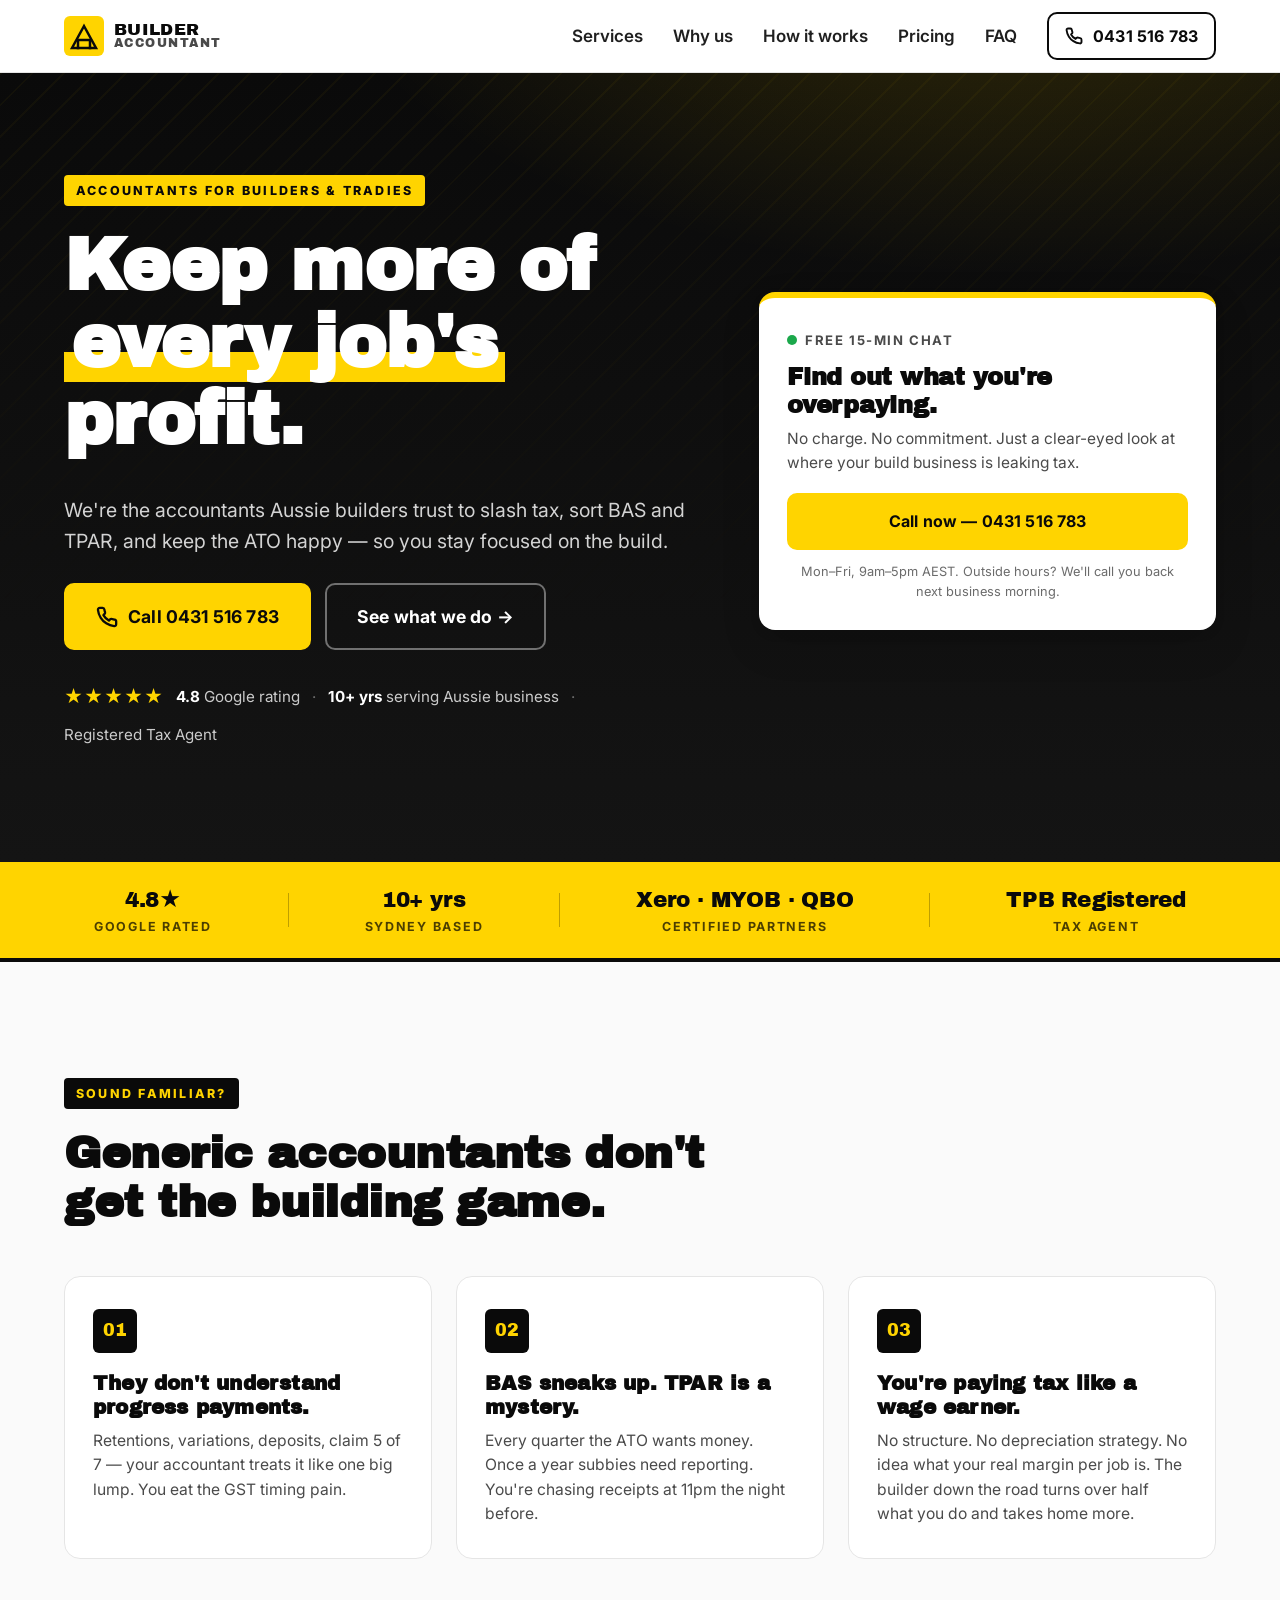
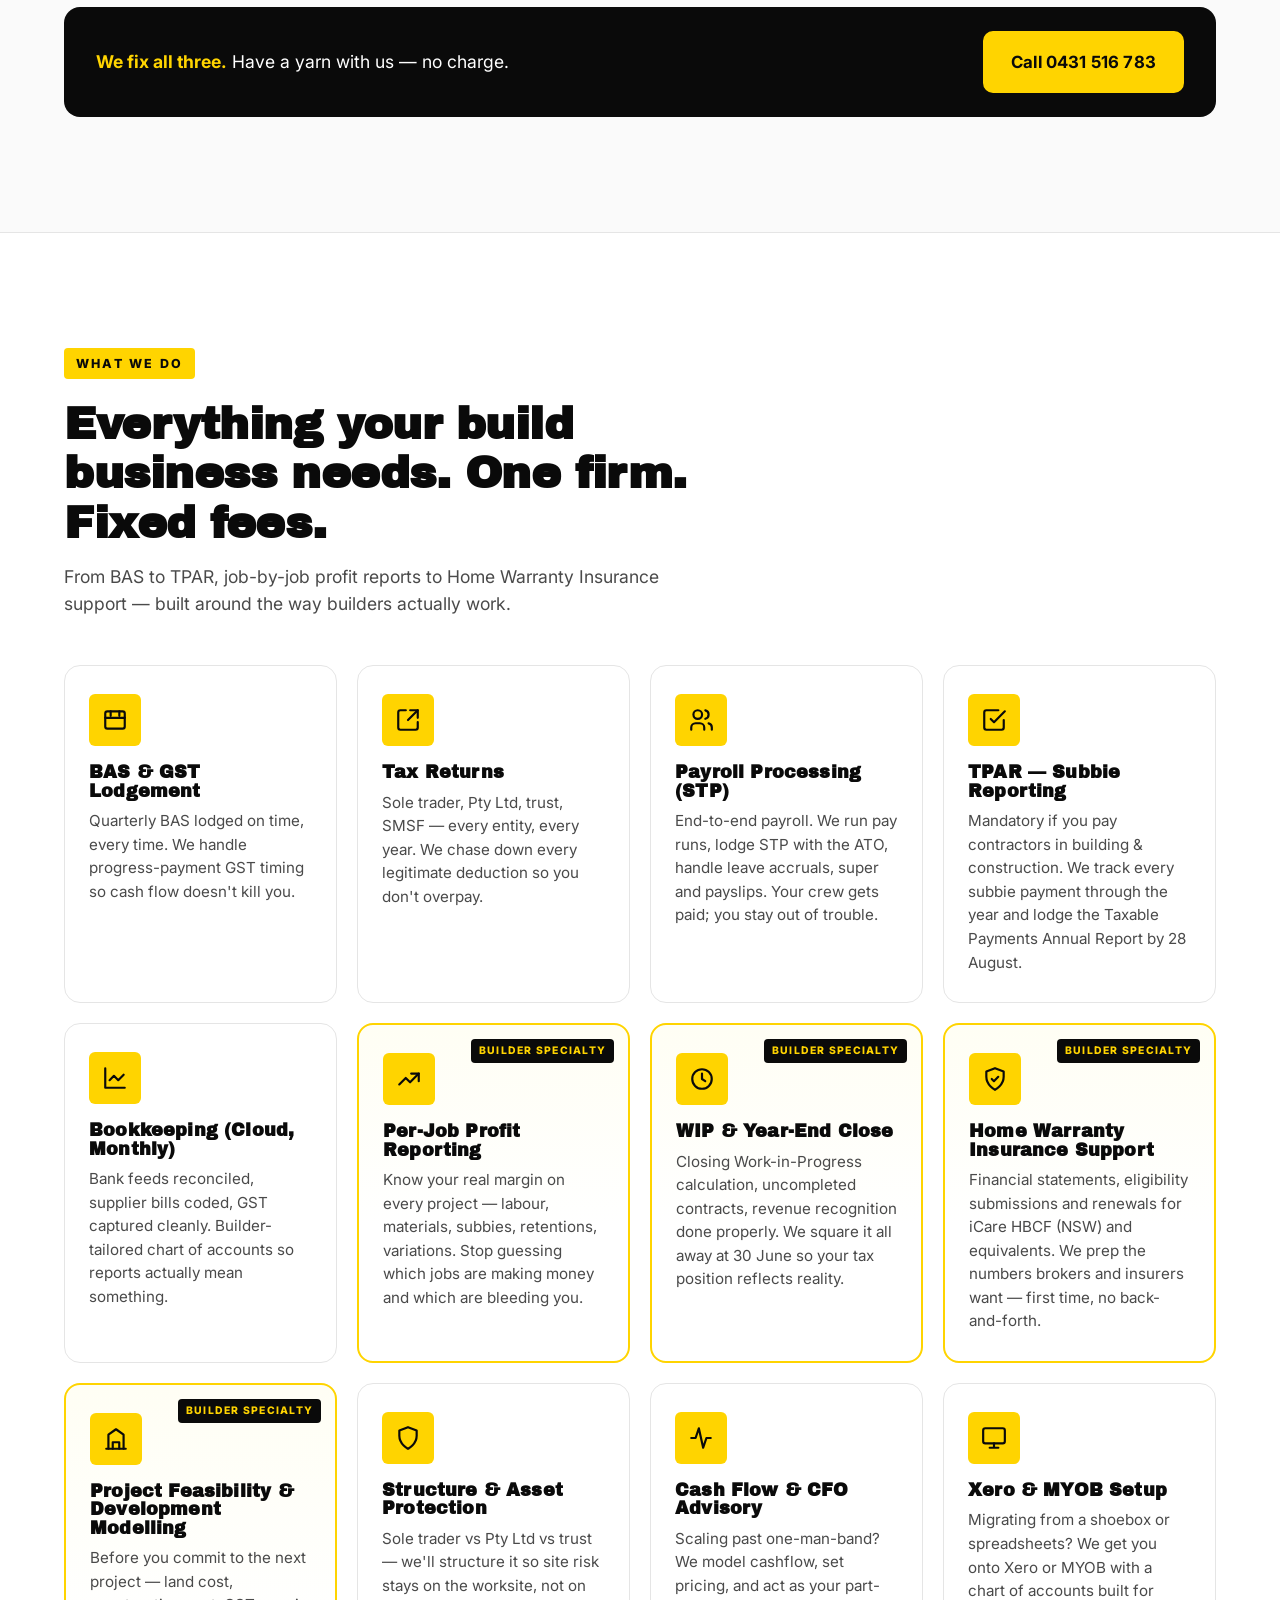
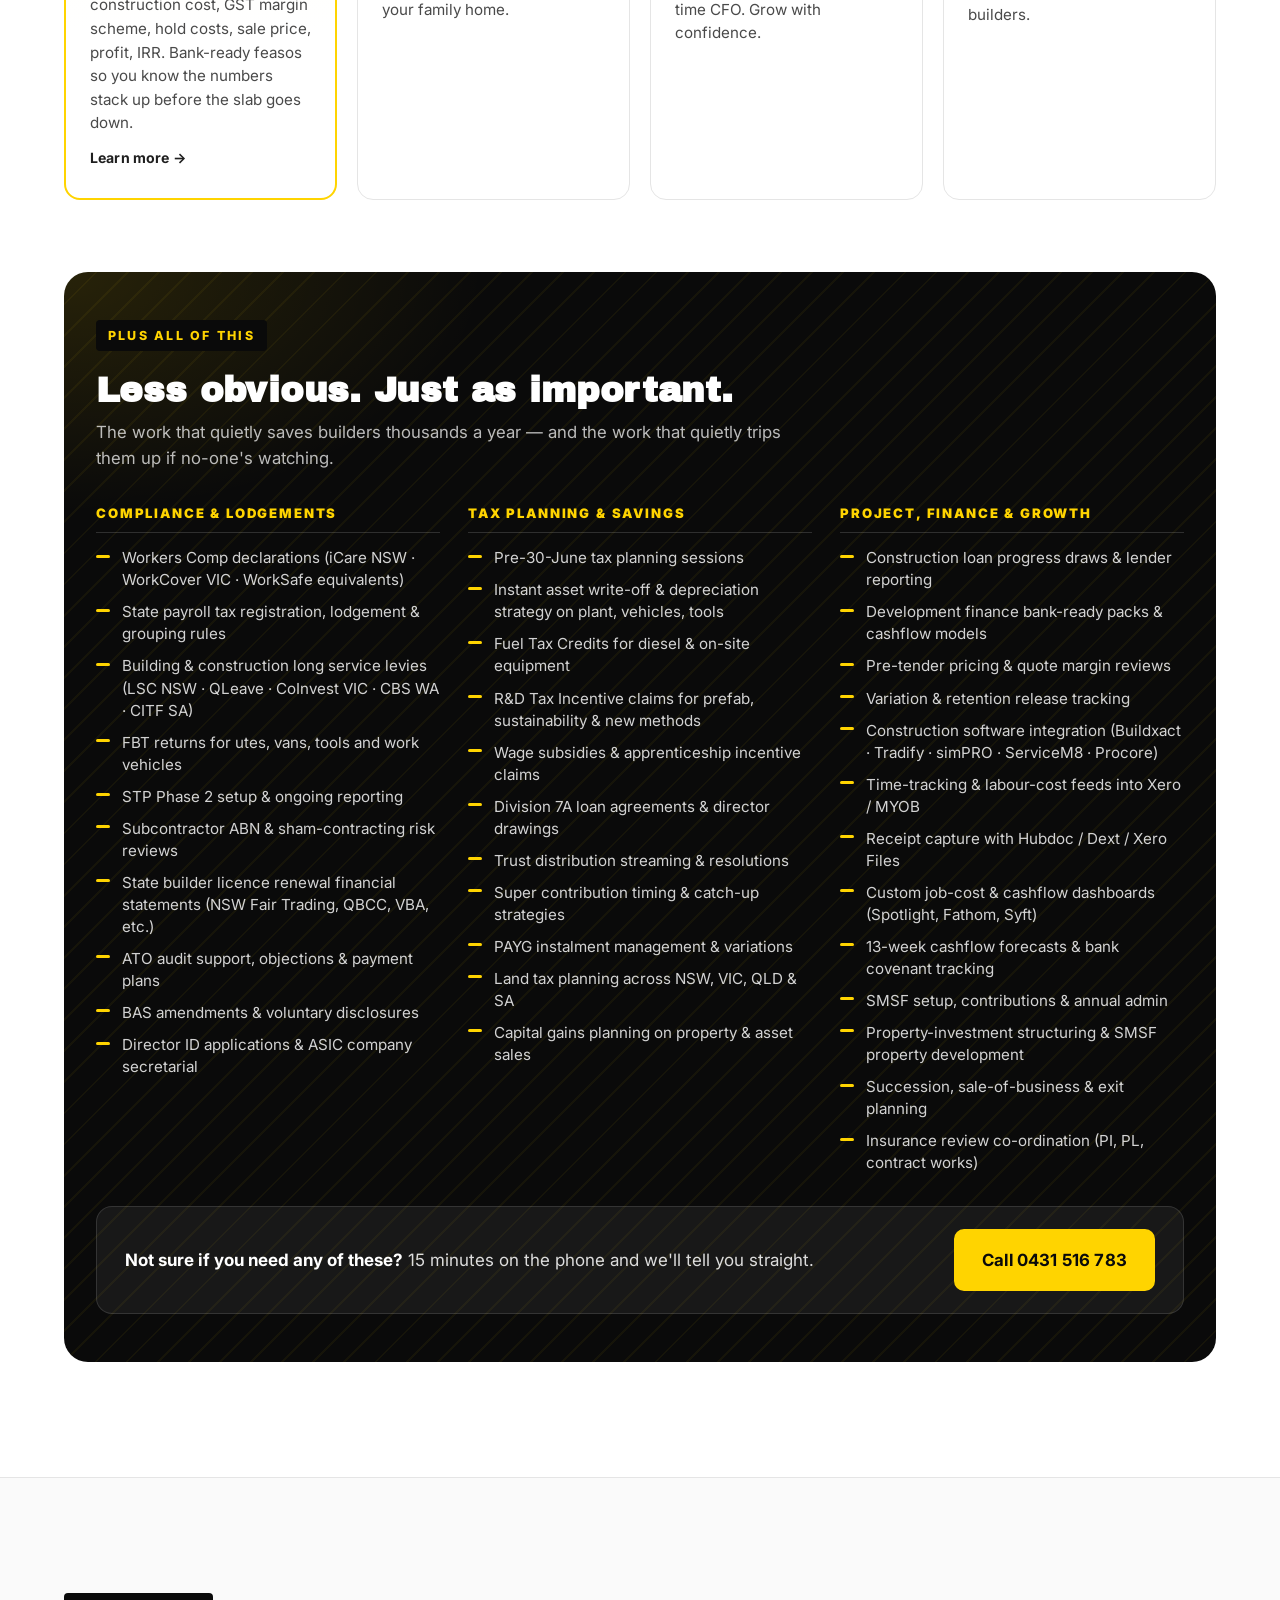
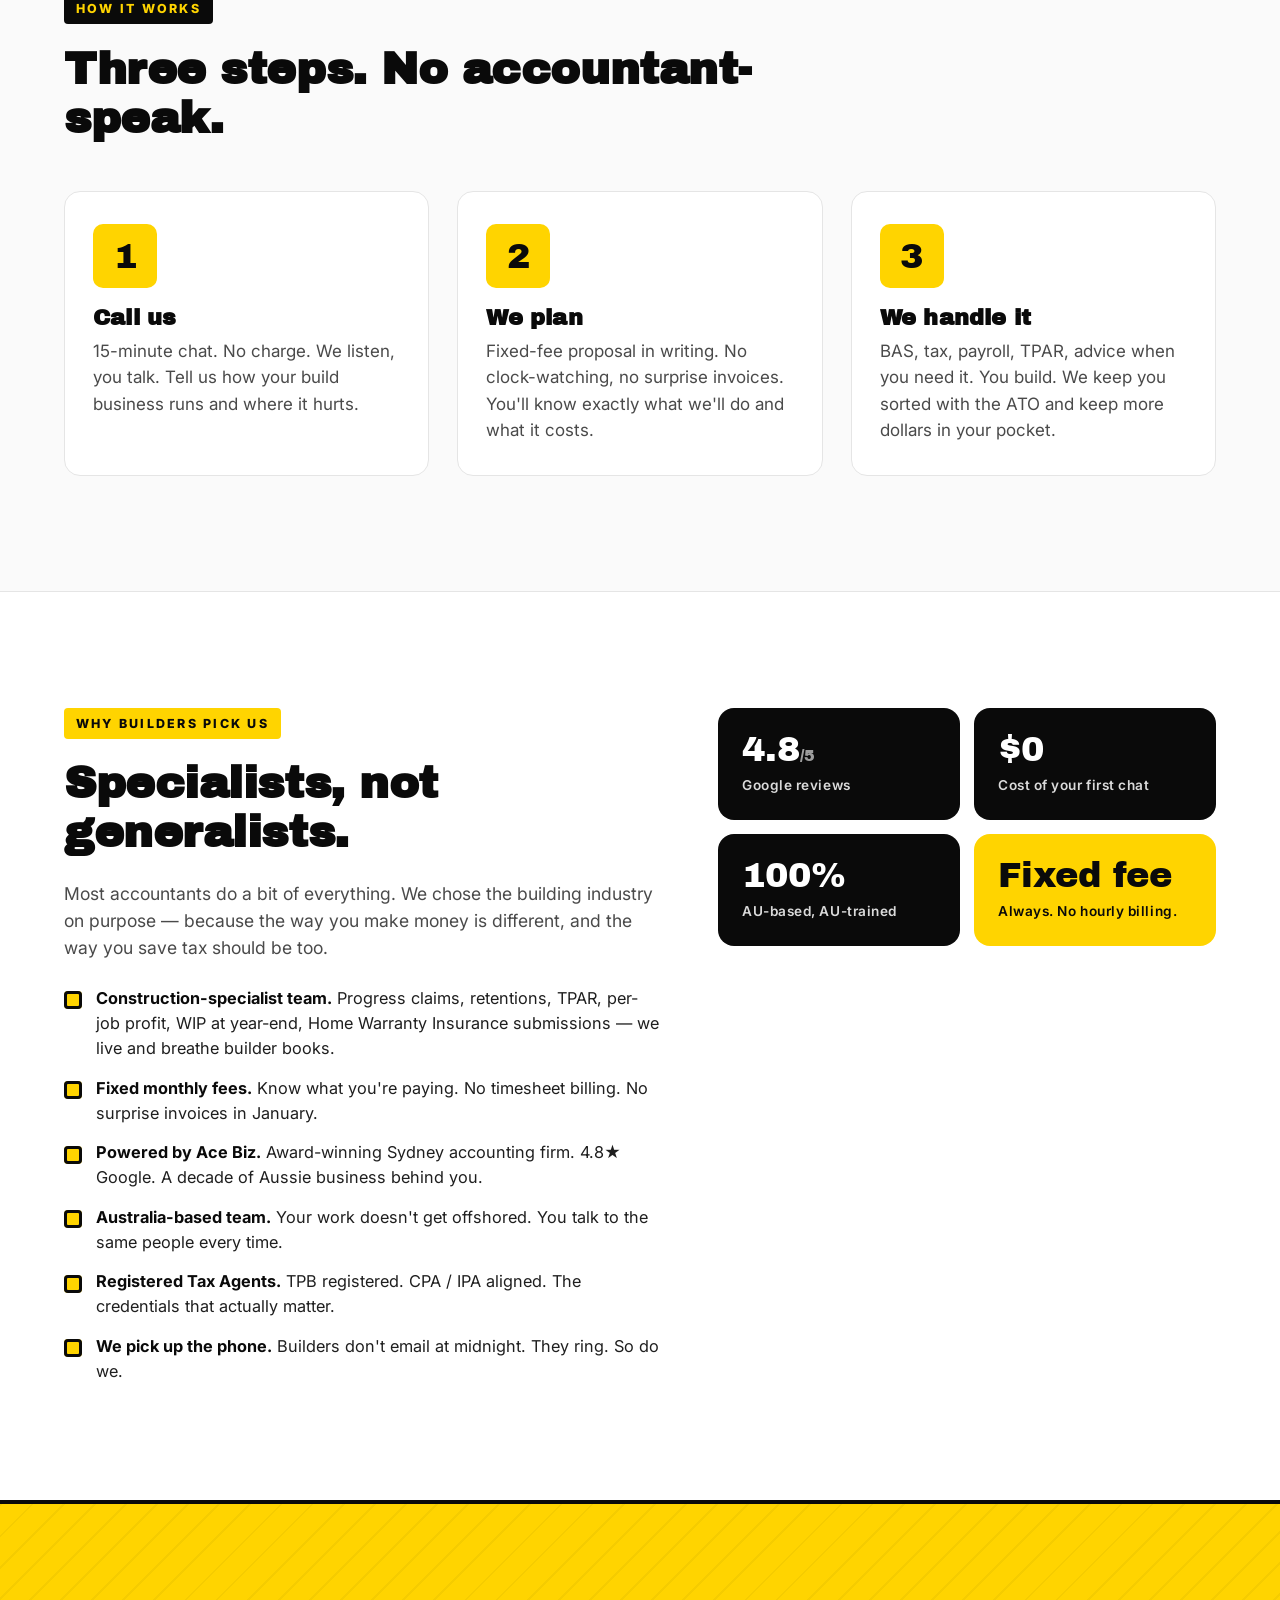
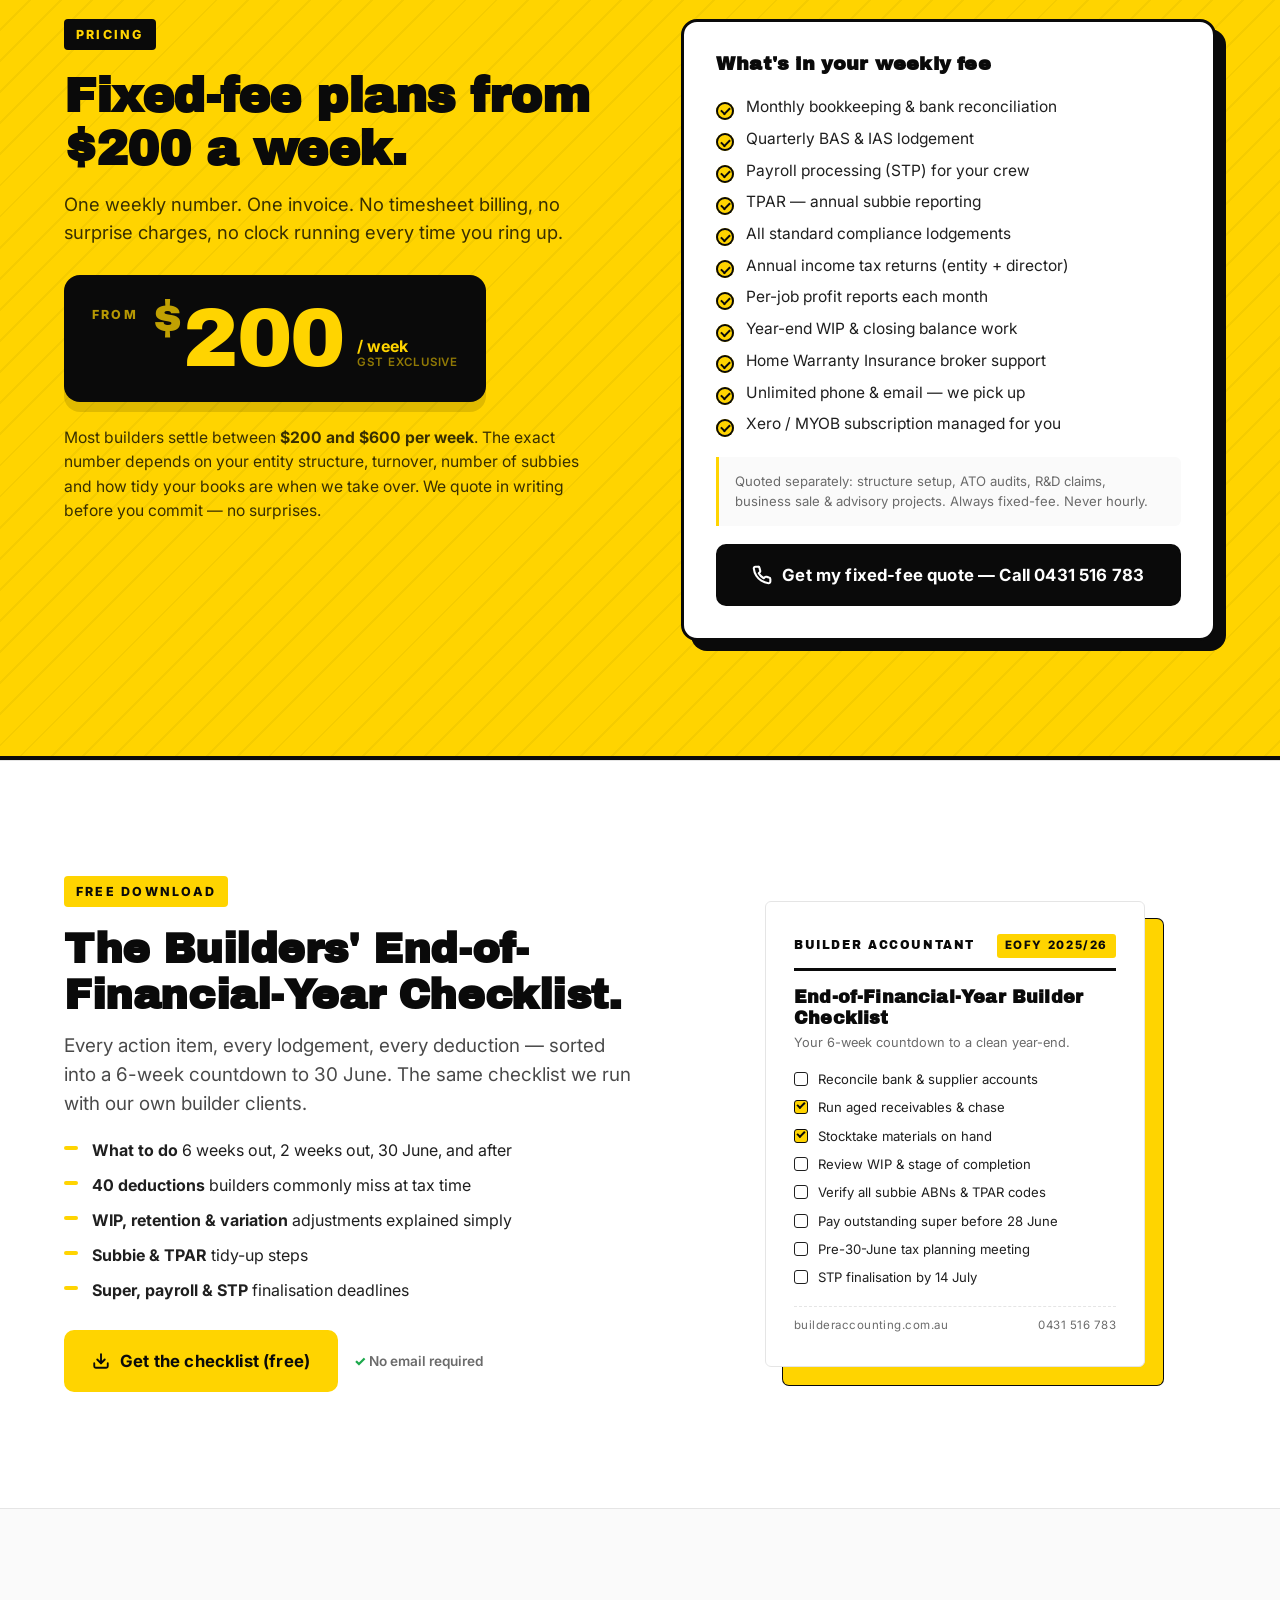
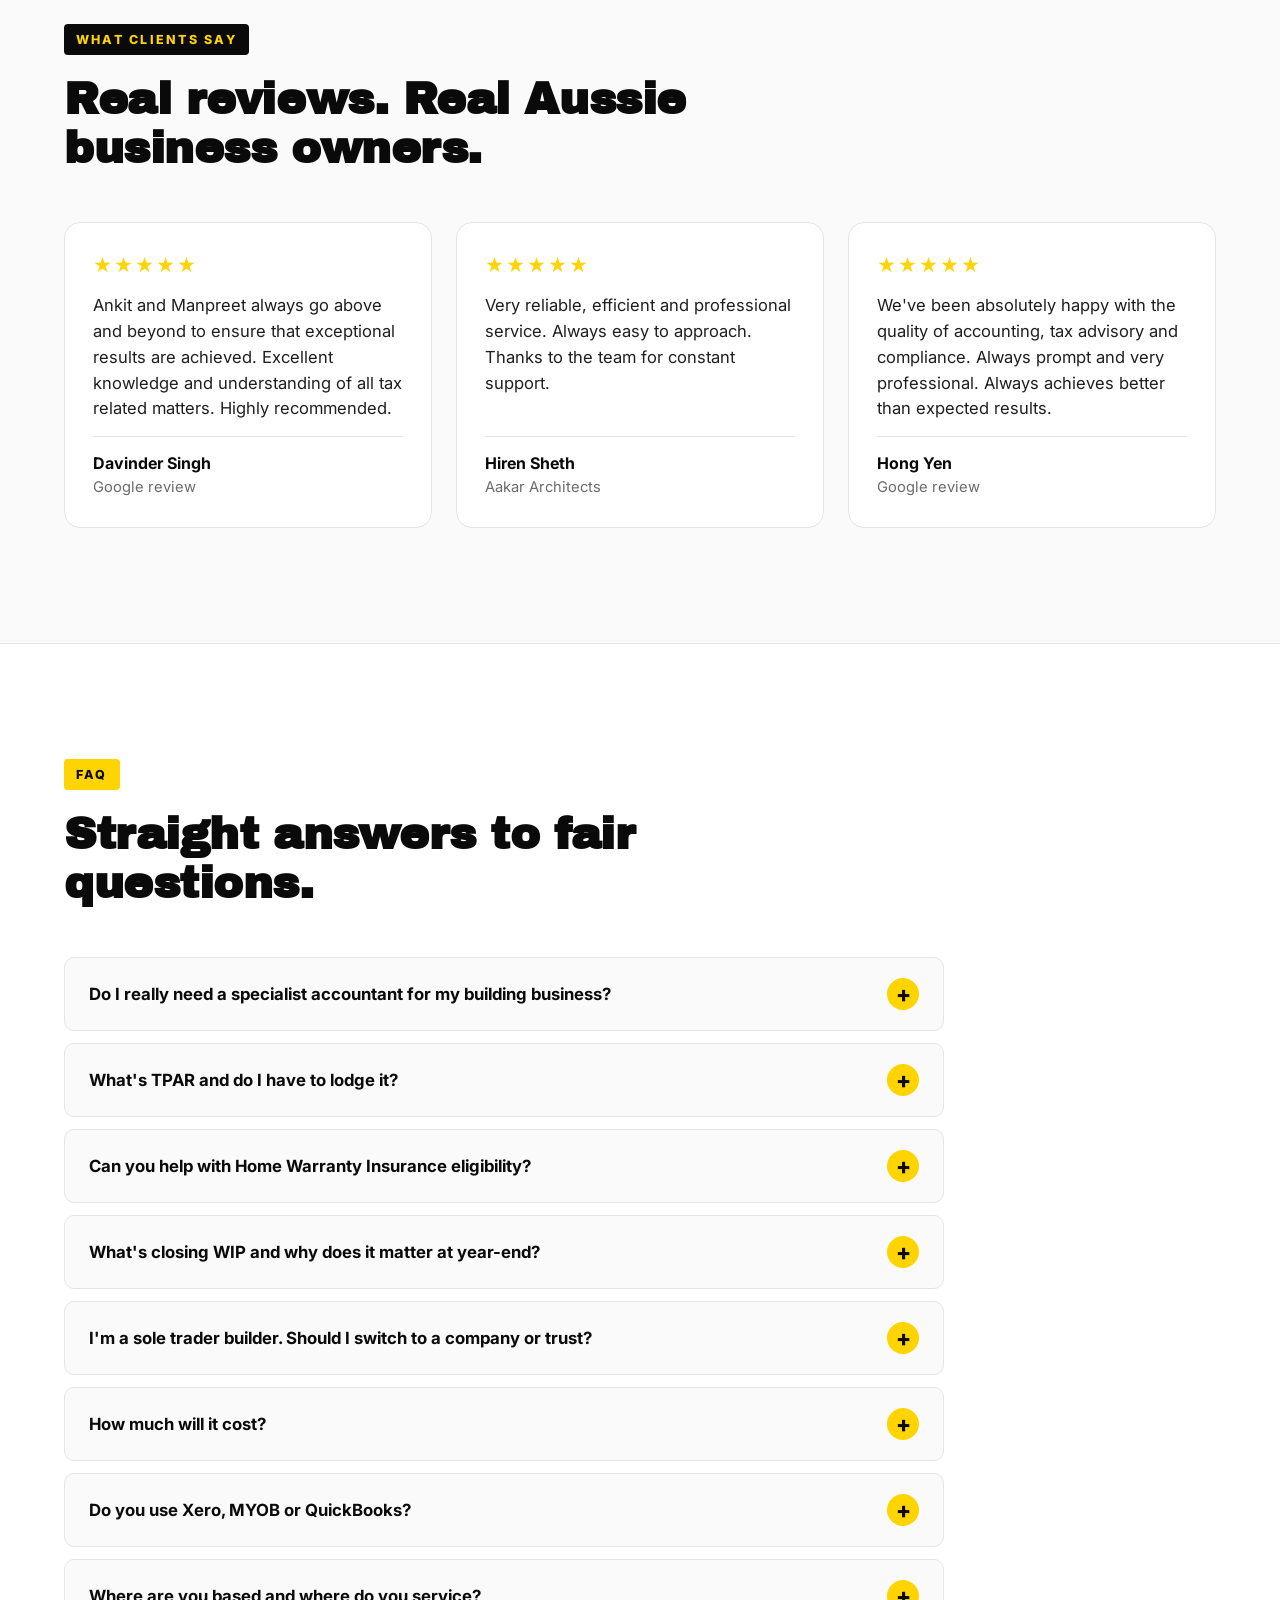
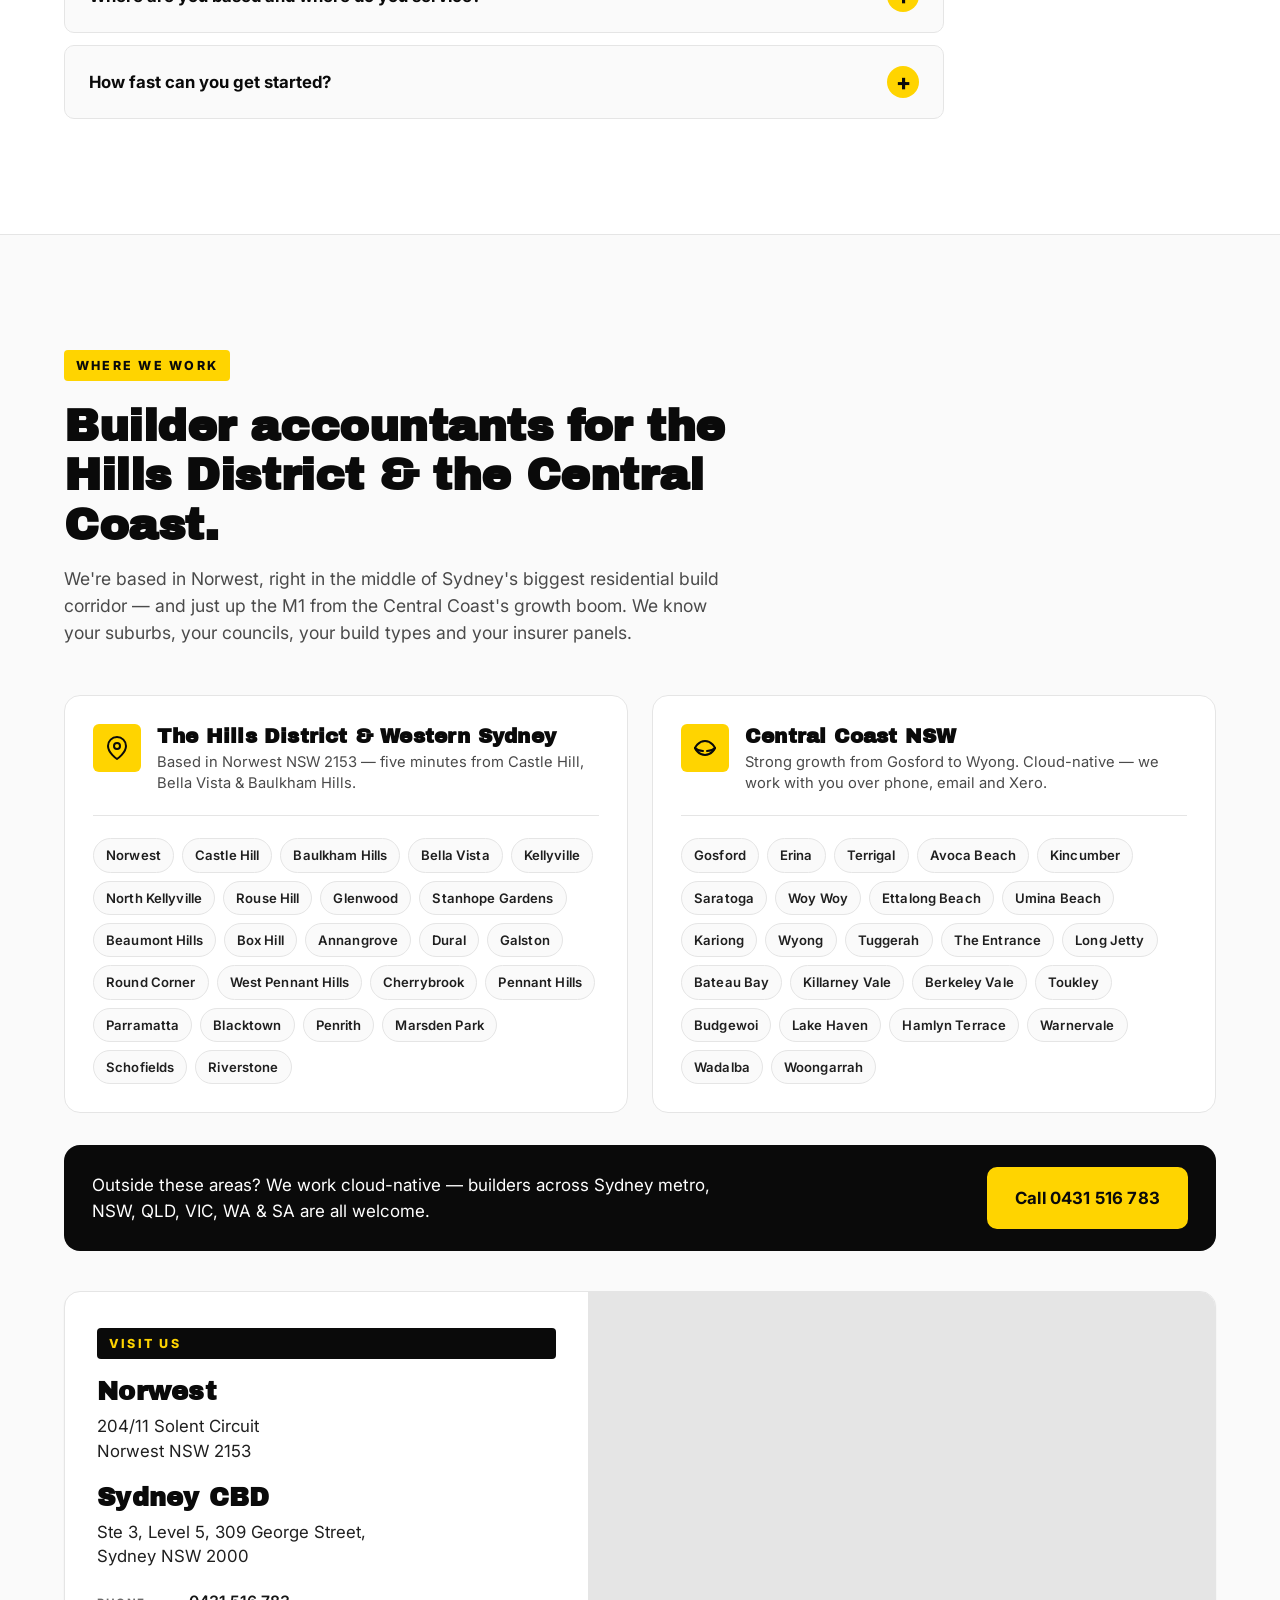
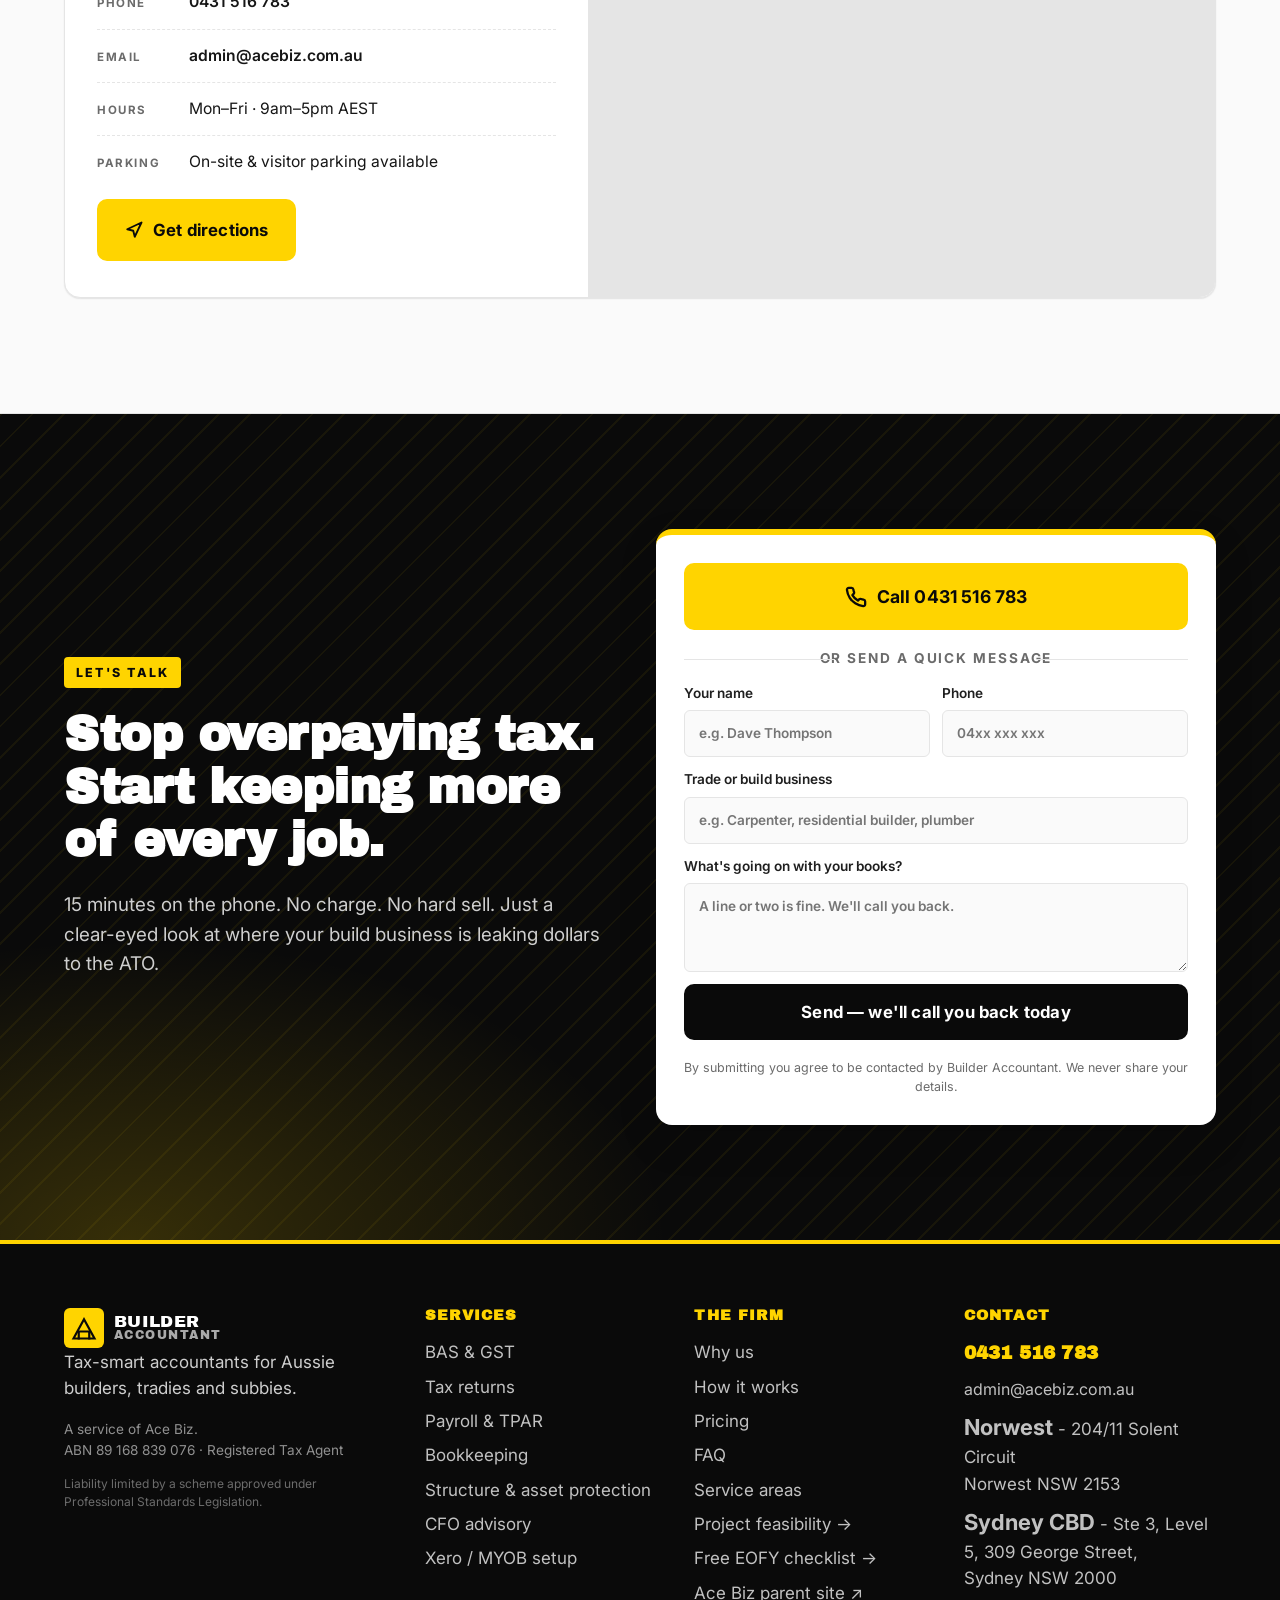
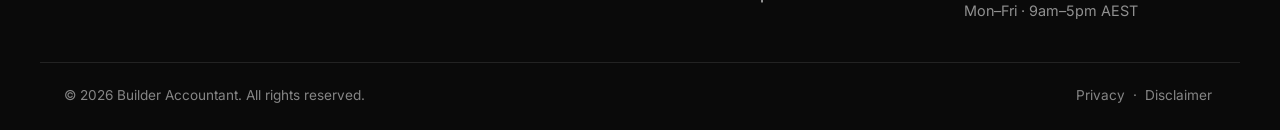
<file: index.html>
<!doctype html>
<html lang="en-AU">
  <head>
    <meta charset="utf-8" />
    <!-- Google tag (gtag.js) -->
    <script async src="https://www.googletagmanager.com/gtag/js?id=G-QQNTPHZNSN"></script>
    <script>
      window.dataLayer = window.dataLayer || [];
      function gtag(){dataLayer.push(arguments);}
      gtag('js', new Date());
      gtag('config', 'G-QQNTPHZNSN');
    </script>
    <meta name="viewport" content="width=device-width,initial-scale=1" />
    <title>
      Builder Accountant | Tax-Smart Accountants for Aussie Builders & Tradies
    </title>
    <meta
      name="description"
      content="Accountants for builders &amp; tradies across the Hills District, Central Coast &amp; NSW. BAS, TPAR, payroll, per-job profit, WIP, HWI, project feasibility. Fixed plans from $200/week. Call 0431 516 783."
    />
    <meta name="theme-color" content="#0A0A0A" />
    <meta
      property="og:title"
      content="Builder Accountant — Keep more of every job's profit."
    />
    <meta
      property="og:description"
      content="The accountants Aussie builders trust to slash tax, sort BAS and TPAR, and keep the ATO happy."
    />
    <meta property="og:type" content="website" />
    <meta property="og:url" content="https://builderaccounting.com.au" />
    <link rel="preconnect" href="https://fonts.googleapis.com" />
    <link rel="preconnect" href="https://fonts.gstatic.com" crossorigin />
    <link
      href="https://fonts.googleapis.com/css2?family=Archivo+Black&family=Inter:wght@400;500;600;700;800&display=swap"
      rel="stylesheet"
    />
    <link rel="stylesheet" href="styles.css" />

    <!-- Schema.org structured data: LocalBusiness + AccountingService -->
    <script type="application/ld+json">
      {
        "@context": "https://schema.org",
        "@graph": [
          {
            "@type": [
              "AccountingService",
              "LocalBusiness",
              "ProfessionalService"
            ],
            "@id": "https://builderaccounting.com.au/#business",
            "name": "Builder Accountant",
            "alternateName": "Builder Accountant — A service of Ace Biz",
            "url": "https://builderaccounting.com.au",
            "image": "https://builderaccounting.com.au/og-image.png",
            "logo": "https://builderaccounting.com.au/logo.png",
            "telephone": "+61-431-516-783",
            "email": "admin@acebiz.com.au",
            "priceRange": "$$",
            "currenciesAccepted": "AUD",
            "paymentAccepted": "Cash, EFT, Credit Card, Direct Debit",
            "slogan": "Keep more of every job's profit.",
            "description": "Specialist accountants for Australian builders and tradies. BAS, TPAR, payroll, per-job profit, WIP, Home Warranty Insurance, project feasibility and tax planning. Fixed-fee plans from $200 a week.",
            "parentOrganization": {
              "@type": "AccountingService",
              "name": "Ace Biz",
              "url": "https://acebiz.com.au"
            },
            "address": {
              "@type": "PostalAddress",
              "streetAddress": "Suite 204, 11 Solent Circuit",
              "addressLocality": "Norwest",
              "addressRegion": "NSW",
              "postalCode": "2153",
              "addressCountry": "AU"
            },
            "geo": {
              "@type": "GeoCoordinates",
              "latitude": -33.7333,
              "longitude": 150.9667
            },
            "openingHoursSpecification": {
              "@type": "OpeningHoursSpecification",
              "dayOfWeek": [
                "Monday",
                "Tuesday",
                "Wednesday",
                "Thursday",
                "Friday"
              ],
              "opens": "09:00",
              "closes": "17:00"
            },
            "aggregateRating": {
              "@type": "AggregateRating",
              "ratingValue": "4.8",
              "bestRating": "5",
              "ratingCount": "30"
            },
            "areaServed": [
              {
                "@type": "AdministrativeArea",
                "name": "The Hills District, NSW"
              },
              { "@type": "AdministrativeArea", "name": "Central Coast, NSW" },
              { "@type": "AdministrativeArea", "name": "Western Sydney, NSW" },
              { "@type": "City", "name": "Norwest" },
              { "@type": "City", "name": "Castle Hill" },
              { "@type": "City", "name": "Baulkham Hills" },
              { "@type": "City", "name": "Bella Vista" },
              { "@type": "City", "name": "Kellyville" },
              { "@type": "City", "name": "Rouse Hill" },
              { "@type": "City", "name": "Gosford" },
              { "@type": "City", "name": "Erina" },
              { "@type": "City", "name": "Wyong" },
              { "@type": "City", "name": "Terrigal" },
              { "@type": "State", "name": "New South Wales" }
            ],
            "knowsAbout": [
              "BAS Lodgement",
              "GST",
              "TPAR",
              "Single Touch Payroll",
              "Job Costing",
              "Work-in-Progress Accounting",
              "Home Warranty Insurance",
              "Project Feasibility Analysis",
              "Construction Tax",
              "Fuel Tax Credits",
              "Division 7A",
              "Trust Distributions",
              "Xero",
              "MYOB"
            ],
            "hasOfferCatalog": {
              "@type": "OfferCatalog",
              "name": "Accounting Services for Builders",
              "itemListElement": [
                {
                  "@type": "Offer",
                  "itemOffered": {
                    "@type": "Service",
                    "name": "BAS & GST Lodgement"
                  }
                },
                {
                  "@type": "Offer",
                  "itemOffered": { "@type": "Service", "name": "Tax Returns" }
                },
                {
                  "@type": "Offer",
                  "itemOffered": {
                    "@type": "Service",
                    "name": "Payroll Processing (STP)"
                  }
                },
                {
                  "@type": "Offer",
                  "itemOffered": {
                    "@type": "Service",
                    "name": "TPAR — Taxable Payments Annual Report"
                  }
                },
                {
                  "@type": "Offer",
                  "itemOffered": { "@type": "Service", "name": "Bookkeeping" }
                },
                {
                  "@type": "Offer",
                  "itemOffered": {
                    "@type": "Service",
                    "name": "Per-Job Profit Reporting"
                  }
                },
                {
                  "@type": "Offer",
                  "itemOffered": {
                    "@type": "Service",
                    "name": "WIP & Year-End Close"
                  }
                },
                {
                  "@type": "Offer",
                  "itemOffered": {
                    "@type": "Service",
                    "name": "Home Warranty Insurance Support"
                  }
                },
                {
                  "@type": "Offer",
                  "itemOffered": {
                    "@type": "Service",
                    "name": "Project Feasibility & Development Modelling"
                  }
                },
                {
                  "@type": "Offer",
                  "itemOffered": {
                    "@type": "Service",
                    "name": "Business Structure & Asset Protection"
                  }
                },
                {
                  "@type": "Offer",
                  "itemOffered": {
                    "@type": "Service",
                    "name": "Cash Flow & CFO Advisory"
                  }
                },
                {
                  "@type": "Offer",
                  "itemOffered": {
                    "@type": "Service",
                    "name": "Xero & MYOB Setup"
                  }
                }
              ]
            },
            "offers": {
              "@type": "Offer",
              "priceCurrency": "AUD",
              "price": "200",
              "priceSpecification": {
                "@type": "UnitPriceSpecification",
                "price": "200",
                "priceCurrency": "AUD",
                "unitText": "WEEK",
                "referenceQuantity": {
                  "@type": "QuantitativeValue",
                  "value": "1",
                  "unitText": "WEEK"
                }
              },
              "description": "Fixed-fee weekly accounting plan for builders, starting from $200 per week."
            },
            "sameAs": ["https://acebiz.com.au"]
          },
          {
            "@type": "WebSite",
            "@id": "https://builderaccounting.com.au/#website",
            "url": "https://builderaccounting.com.au",
            "name": "Builder Accountant",
            "publisher": {
              "@id": "https://builderaccounting.com.au/#business"
            },
            "inLanguage": "en-AU"
          },
          {
            "@type": "FAQPage",
            "@id": "https://builderaccounting.com.au/#faq",
            "mainEntity": [
              {
                "@type": "Question",
                "name": "Do I really need a specialist accountant for my building business?",
                "acceptedAnswer": {
                  "@type": "Answer",
                  "text": "If you want to keep more profit, yes. Builders deal with progress payments, retentions, subcontractors, TPAR, GST timing on long jobs and high site risk — none of which a generalist sees every day. A specialist saves you tax and saves you hassle."
                }
              },
              {
                "@type": "Question",
                "name": "What's TPAR and do I have to lodge it?",
                "acceptedAnswer": {
                  "@type": "Answer",
                  "text": "The Taxable Payments Annual Report is mandatory for businesses in the building and construction industry that pay contractors. It's due 28 August each year and reports every dollar paid to subcontractors. We handle it for you as part of our standard service."
                }
              },
              {
                "@type": "Question",
                "name": "Can you help with Home Warranty Insurance eligibility?",
                "acceptedAnswer": {
                  "@type": "Answer",
                  "text": "Yes. We prepare the financial statements, working-capital and net-asset positions that iCare HBCF (NSW) and equivalent insurers in QLD, VIC, WA and SA require for builder eligibility and turnover limits."
                }
              },
              {
                "@type": "Question",
                "name": "What's closing WIP and why does it matter at year-end?",
                "acceptedAnswer": {
                  "@type": "Answer",
                  "text": "Work-in-Progress is the value of jobs that are part-finished at 30 June. Getting it wrong distorts your taxable income. We calculate it using stage-of-completion or cost-to-cost methods so your year-end position reflects reality."
                }
              },
              {
                "@type": "Question",
                "name": "How much will it cost?",
                "acceptedAnswer": {
                  "@type": "Answer",
                  "text": "Fixed weekly fee, agreed up front in writing. Plans start from $200 a week and most builders settle between $200 and $600 per week depending on structure, turnover, subbies and book cleanliness."
                }
              },
              {
                "@type": "Question",
                "name": "Where are you based and where do you service?",
                "acceptedAnswer": {
                  "@type": "Answer",
                  "text": "Office is in Norwest NSW 2153 in the Hills District. We service builders heavily across the Hills, Western Sydney and the Central Coast, and work cloud-native with builders across NSW, QLD, VIC, WA and SA."
                }
              }
            ]
          }
        ]
      }
    </script>
  </head>
  <body>
    <!-- Skip link -->
    <a class="skip" href="#main">Skip to content</a>

    <!-- Header -->
    <header class="hdr" id="hdr">
      <div class="wrap hdr-row">
        <a href="#" class="logo" aria-label="Builder Accountant home">
          <span class="logo-mark" aria-hidden="true">
            <svg
              viewBox="0 0 32 32"
              width="32"
              height="32"
              fill="none"
              stroke="currentColor"
              stroke-width="2.5"
              stroke-linecap="square"
              stroke-linejoin="miter"
            >
              <path d="M4 28 L16 6 L28 28 Z" />
              <path d="M10 28 L10 20 L22 20 L22 28" />
            </svg>
          </span>
          <span class="logo-text"
            >BUILDER<span class="logo-text-2">ACCOUNTANT</span></span
          >
        </a>
        <nav class="nav" aria-label="Primary">
          <a href="#services">Services</a>
          <a href="#why">Why us</a>
          <a href="#process">How it works</a>
          <a href="#pricing">Pricing</a>
          <a href="#faq">FAQ</a>
        </nav>
        <a class="btn btn-call hdr-cta" href="tel:+61431516783">
          <svg
            viewBox="0 0 24 24"
            width="18"
            height="18"
            fill="none"
            stroke="currentColor"
            stroke-width="2.5"
            stroke-linecap="round"
            stroke-linejoin="round"
            aria-hidden="true"
          >
            <path
              d="M22 16.92v3a2 2 0 0 1-2.18 2 19.79 19.79 0 0 1-8.63-3.07 19.5 19.5 0 0 1-6-6 19.79 19.79 0 0 1-3.07-8.67A2 2 0 0 1 4.11 2h3a2 2 0 0 1 2 1.72c.13.96.37 1.9.72 2.81a2 2 0 0 1-.45 2.11L8.09 9.91a16 16 0 0 0 6 6l1.27-1.27a2 2 0 0 1 2.11-.45c.91.35 1.85.59 2.81.72A2 2 0 0 1 22 16.92z"
            />
          </svg>
          <span><strong>0431 516 783</strong></span>
        </a>
      </div>
    </header>

    <main id="main">
      <!-- Hero -->
      <section class="hero">
        <div class="wrap hero-grid">
          <div class="hero-copy">
            <div class="eyebrow">ACCOUNTANTS FOR BUILDERS &amp; TRADIES</div>
            <h1>Keep more of <span class="hl">every job's</span> profit.</h1>
            <p class="lead">
              We're the accountants Aussie builders trust to slash tax, sort BAS
              and TPAR, and keep the ATO happy — so you stay focused on the
              build.
            </p>
            <div class="cta-row">
              <a class="btn btn-primary btn-xl" href="tel:+61431516783">
                <svg
                  viewBox="0 0 24 24"
                  width="22"
                  height="22"
                  fill="none"
                  stroke="currentColor"
                  stroke-width="2.5"
                  stroke-linecap="round"
                  stroke-linejoin="round"
                  aria-hidden="true"
                >
                  <path
                    d="M22 16.92v3a2 2 0 0 1-2.18 2 19.79 19.79 0 0 1-8.63-3.07 19.5 19.5 0 0 1-6-6 19.79 19.79 0 0 1-3.07-8.67A2 2 0 0 1 4.11 2h3a2 2 0 0 1 2 1.72c.13.96.37 1.9.72 2.81a2 2 0 0 1-.45 2.11L8.09 9.91a16 16 0 0 0 6 6l1.27-1.27a2 2 0 0 1 2.11-.45c.91.35 1.85.59 2.81.72A2 2 0 0 1 22 16.92z"
                  />
                </svg>
                <span>Call 0431 516 783</span>
              </a>
              <a class="btn btn-ghost btn-xl" href="#services"
                >See what we do →</a
              >
            </div>
            <div class="hero-trust">
              <div class="stars" aria-label="4.8 out of 5 stars on Google">
                <span aria-hidden="true">★★★★★</span>
              </div>
              <span><strong>4.8</strong> Google rating</span>
              <span class="dot" aria-hidden="true">·</span>
              <span><strong>10+ yrs</strong> serving Aussie business</span>
              <span class="dot" aria-hidden="true">·</span>
              <span>Registered Tax Agent</span>
            </div>
          </div>

          <aside class="hero-card" aria-label="Quick contact">
            <div class="hero-card-head">
              <div class="pulse" aria-hidden="true"></div>
              <span>Free 15-min chat</span>
            </div>
            <h2 class="hero-card-title">Find out what you're overpaying.</h2>
            <p class="hero-card-sub">
              No charge. No commitment. Just a clear-eyed look at where your
              build business is leaking tax.
            </p>
            <a class="btn btn-primary btn-block" href="tel:+61431516783"
              >Call now — 0431 516 783</a
            >
            <p class="hero-card-fineprint">
              Mon–Fri, 9am–5pm AEST. Outside hours? We'll call you back next
              business morning.
            </p>
          </aside>
        </div>
      </section>

      <!-- Trust strip -->
      <section class="trust">
        <div class="wrap trust-row">
          <div class="trust-item">
            <div class="trust-num">4.8★</div>
            <div class="trust-lbl">Google rated</div>
          </div>
          <div class="trust-sep" aria-hidden="true"></div>
          <div class="trust-item">
            <div class="trust-num">10+ yrs</div>
            <div class="trust-lbl">Sydney based</div>
          </div>
          <div class="trust-sep" aria-hidden="true"></div>
          <div class="trust-item">
            <div class="trust-num">Xero · MYOB · QBO</div>
            <div class="trust-lbl">Certified partners</div>
          </div>
          <div class="trust-sep" aria-hidden="true"></div>
          <div class="trust-item">
            <div class="trust-num">TPB Registered</div>
            <div class="trust-lbl">Tax Agent</div>
          </div>
        </div>
      </section>

      <!-- Pain section -->
      <section class="pain" id="pain">
        <div class="wrap">
          <div class="section-head">
            <div class="eyebrow eyebrow-dark">SOUND FAMILIAR?</div>
            <h2>Generic accountants don't get the building game.</h2>
          </div>
          <div class="pain-grid">
            <div class="pain-card">
              <div class="pain-num">01</div>
              <h3>They don't understand progress payments.</h3>
              <p>
                Retentions, variations, deposits, claim 5 of 7 — your accountant
                treats it like one big lump. You eat the GST timing pain.
              </p>
            </div>
            <div class="pain-card">
              <div class="pain-num">02</div>
              <h3>BAS sneaks up. TPAR is a mystery.</h3>
              <p>
                Every quarter the ATO wants money. Once a year subbies need
                reporting. You're chasing receipts at 11pm the night before.
              </p>
            </div>
            <div class="pain-card">
              <div class="pain-num">03</div>
              <h3>You're paying tax like a wage earner.</h3>
              <p>
                No structure. No depreciation strategy. No idea what your real
                margin per job is. The builder down the road turns over half
                what you do and takes home more.
              </p>
            </div>
          </div>
          <div class="pain-cta">
            <p class="pain-cta-text">
              <strong>We fix all three.</strong> Have a yarn with us — no
              charge.
            </p>
            <a class="btn btn-primary btn-lg" href="tel:+61431516783"
              >Call 0431 516 783</a
            >
          </div>
        </div>
      </section>

      <!-- Services -->
      <section class="services" id="services">
        <div class="wrap">
          <div class="section-head section-head-light">
            <div class="eyebrow">WHAT WE DO</div>
            <h2>Everything your build business needs. One firm. Fixed fees.</h2>
            <p class="section-sub">
              From BAS to TPAR, job-by-job profit reports to Home Warranty
              Insurance support — built around the way builders actually work.
            </p>
          </div>

          <div class="services-grid">
            <article class="svc">
              <div class="svc-icon" aria-hidden="true">
                <svg
                  viewBox="0 0 24 24"
                  fill="none"
                  stroke="currentColor"
                  stroke-width="2"
                  stroke-linecap="round"
                  stroke-linejoin="round"
                >
                  <rect x="3" y="4" width="18" height="16" rx="2" />
                  <path d="M3 10h18M8 4v4M16 4v4" />
                </svg>
              </div>
              <h3>BAS &amp; GST Lodgement</h3>
              <p>
                Quarterly BAS lodged on time, every time. We handle
                progress-payment GST timing so cash flow doesn't kill you.
              </p>
            </article>
            <article class="svc">
              <div class="svc-icon" aria-hidden="true">
                <svg
                  viewBox="0 0 24 24"
                  fill="none"
                  stroke="currentColor"
                  stroke-width="2"
                  stroke-linecap="round"
                  stroke-linejoin="round"
                >
                  <path d="M14 3h7v7" />
                  <path d="M21 3l-9 9" />
                  <path
                    d="M21 14v5a2 2 0 0 1-2 2H5a2 2 0 0 1-2-2V5a2 2 0 0 1 2-2h5"
                  />
                </svg>
              </div>
              <h3>Tax Returns</h3>
              <p>
                Sole trader, Pty Ltd, trust, SMSF — every entity, every year. We
                chase down every legitimate deduction so you don't overpay.
              </p>
            </article>
            <article class="svc">
              <div class="svc-icon" aria-hidden="true">
                <svg
                  viewBox="0 0 24 24"
                  fill="none"
                  stroke="currentColor"
                  stroke-width="2"
                  stroke-linecap="round"
                  stroke-linejoin="round"
                >
                  <circle cx="9" cy="7" r="4" />
                  <path d="M3 21v-2a4 4 0 0 1 4-4h4a4 4 0 0 1 4 4v2" />
                  <path d="M16 3.13a4 4 0 0 1 0 7.75" />
                  <path d="M22 21v-2a4 4 0 0 0-3-3.87" />
                </svg>
              </div>
              <h3>Payroll Processing (STP)</h3>
              <p>
                End-to-end payroll. We run pay runs, lodge STP with the ATO,
                handle leave accruals, super and payslips. Your crew gets paid;
                you stay out of trouble.
              </p>
            </article>
            <article class="svc">
              <div class="svc-icon" aria-hidden="true">
                <svg
                  viewBox="0 0 24 24"
                  fill="none"
                  stroke="currentColor"
                  stroke-width="2"
                  stroke-linecap="round"
                  stroke-linejoin="round"
                >
                  <path d="M9 11l3 3L22 4" />
                  <path
                    d="M21 12v7a2 2 0 0 1-2 2H5a2 2 0 0 1-2-2V5a2 2 0 0 1 2-2h11"
                  />
                </svg>
              </div>
              <h3>TPAR — Subbie Reporting</h3>
              <p>
                Mandatory if you pay contractors in building &amp; construction.
                We track every subbie payment through the year and lodge the
                Taxable Payments Annual Report by 28 August.
              </p>
            </article>
            <article class="svc">
              <div class="svc-icon" aria-hidden="true">
                <svg
                  viewBox="0 0 24 24"
                  fill="none"
                  stroke="currentColor"
                  stroke-width="2"
                  stroke-linecap="round"
                  stroke-linejoin="round"
                >
                  <path d="M3 3v18h18" />
                  <path d="M7 14l4-4 4 4 5-5" />
                </svg>
              </div>
              <h3>Bookkeeping (Cloud, Monthly)</h3>
              <p>
                Bank feeds reconciled, supplier bills coded, GST captured
                cleanly. Builder-tailored chart of accounts so reports actually
                mean something.
              </p>
            </article>
            <article class="svc svc-hi">
              <div class="svc-icon" aria-hidden="true">
                <svg
                  viewBox="0 0 24 24"
                  fill="none"
                  stroke="currentColor"
                  stroke-width="2"
                  stroke-linecap="round"
                  stroke-linejoin="round"
                >
                  <path d="M3 17l6-6 4 4 8-8" />
                  <path d="M14 7h7v7" />
                </svg>
              </div>
              <h3>Per-Job Profit Reporting</h3>
              <p>
                Know your real margin on every project — labour, materials,
                subbies, retentions, variations. Stop guessing which jobs are
                making money and which are bleeding you.
              </p>
              <span class="svc-tag">Builder specialty</span>
            </article>
            <article class="svc svc-hi">
              <div class="svc-icon" aria-hidden="true">
                <svg
                  viewBox="0 0 24 24"
                  fill="none"
                  stroke="currentColor"
                  stroke-width="2"
                  stroke-linecap="round"
                  stroke-linejoin="round"
                >
                  <circle cx="12" cy="12" r="9" />
                  <path d="M12 7v5l3 2" />
                </svg>
              </div>
              <h3>WIP &amp; Year-End Close</h3>
              <p>
                Closing Work-in-Progress calculation, uncompleted contracts,
                revenue recognition done properly. We square it all away at 30
                June so your tax position reflects reality.
              </p>
              <span class="svc-tag">Builder specialty</span>
            </article>
            <article class="svc svc-hi">
              <div class="svc-icon" aria-hidden="true">
                <svg
                  viewBox="0 0 24 24"
                  fill="none"
                  stroke="currentColor"
                  stroke-width="2"
                  stroke-linecap="round"
                  stroke-linejoin="round"
                >
                  <path d="M12 22s-8-4-8-12V5l8-3 8 3v5c0 8-8 12-8 12z" />
                  <path d="M9 12l2 2 4-4" />
                </svg>
              </div>
              <h3>Home Warranty Insurance Support</h3>
              <p>
                Financial statements, eligibility submissions and renewals for
                iCare HBCF (NSW) and equivalents. We prep the numbers brokers
                and insurers want — first time, no back-and-forth.
              </p>
              <span class="svc-tag">Builder specialty</span>
            </article>
            <a
              class="svc svc-hi svc-link"
              href="services/project-feasibility/index.html"
            >
              <div class="svc-icon" aria-hidden="true">
                <svg
                  viewBox="0 0 24 24"
                  fill="none"
                  stroke="currentColor"
                  stroke-width="2"
                  stroke-linecap="round"
                  stroke-linejoin="round"
                >
                  <path d="M3 21h18" />
                  <path d="M5 21V8l7-5 7 5v13" />
                  <path d="M9 21v-6h6v6" />
                </svg>
              </div>
              <h3>Project Feasibility &amp; Development Modelling</h3>
              <p>
                Before you commit to the next project — land cost, construction
                cost, GST margin scheme, hold costs, sale price, profit, IRR.
                Bank-ready feasos so you know the numbers stack up before the
                slab goes down.
              </p>
              <span class="svc-tag">Builder specialty</span>
              <span class="svc-more">Learn more →</span>
            </a>
            <article class="svc">
              <div class="svc-icon" aria-hidden="true">
                <svg
                  viewBox="0 0 24 24"
                  fill="none"
                  stroke="currentColor"
                  stroke-width="2"
                  stroke-linecap="round"
                  stroke-linejoin="round"
                >
                  <path d="M12 22s-8-4-8-12V5l8-3 8 3v5c0 8-8 12-8 12z" />
                </svg>
              </div>
              <h3>Structure &amp; Asset Protection</h3>
              <p>
                Sole trader vs Pty Ltd vs trust — we'll structure it so site
                risk stays on the worksite, not on your family home.
              </p>
            </article>
            <article class="svc">
              <div class="svc-icon" aria-hidden="true">
                <svg
                  viewBox="0 0 24 24"
                  fill="none"
                  stroke="currentColor"
                  stroke-width="2"
                  stroke-linecap="round"
                  stroke-linejoin="round"
                >
                  <path d="M3 12h4l3-9 4 18 3-9h4" />
                </svg>
              </div>
              <h3>Cash Flow &amp; CFO Advisory</h3>
              <p>
                Scaling past one-man-band? We model cashflow, set pricing, and
                act as your part-time CFO. Grow with confidence.
              </p>
            </article>
            <article class="svc">
              <div class="svc-icon" aria-hidden="true">
                <svg
                  viewBox="0 0 24 24"
                  fill="none"
                  stroke="currentColor"
                  stroke-width="2"
                  stroke-linecap="round"
                  stroke-linejoin="round"
                >
                  <rect x="2" y="3" width="20" height="14" rx="2" />
                  <path d="M8 21h8M12 17v4" />
                </svg>
              </div>
              <h3>Xero &amp; MYOB Setup</h3>
              <p>
                Migrating from a shoebox or spreadsheets? We get you onto Xero
                or MYOB with a chart of accounts built for builders.
              </p>
            </article>
          </div>

          <!-- More we handle -->
          <div class="more">
            <div class="more-head">
              <div class="eyebrow eyebrow-dark">PLUS ALL OF THIS</div>
              <h3>Less obvious. Just as important.</h3>
              <p>
                The work that quietly saves builders thousands a year — and the
                work that quietly trips them up if no-one's watching.
              </p>
            </div>
            <div class="more-grid">
              <div class="more-col">
                <h4>Compliance &amp; lodgements</h4>
                <ul class="more-list">
                  <li>
                    Workers Comp declarations (iCare NSW · WorkCover VIC ·
                    WorkSafe equivalents)
                  </li>
                  <li>
                    State payroll tax registration, lodgement &amp; grouping
                    rules
                  </li>
                  <li>
                    Building &amp; construction long service levies (LSC NSW ·
                    QLeave · CoInvest VIC · CBS WA · CITF SA)
                  </li>
                  <li>FBT returns for utes, vans, tools and work vehicles</li>
                  <li>STP Phase 2 setup &amp; ongoing reporting</li>
                  <li>Subcontractor ABN &amp; sham-contracting risk reviews</li>
                  <li>
                    State builder licence renewal financial statements (NSW Fair
                    Trading, QBCC, VBA, etc.)
                  </li>
                  <li>ATO audit support, objections &amp; payment plans</li>
                  <li>BAS amendments &amp; voluntary disclosures</li>
                  <li>
                    Director ID applications &amp; ASIC company secretarial
                  </li>
                </ul>
              </div>
              <div class="more-col">
                <h4>Tax planning &amp; savings</h4>
                <ul class="more-list">
                  <li>Pre-30-June tax planning sessions</li>
                  <li>
                    Instant asset write-off &amp; depreciation strategy on
                    plant, vehicles, tools
                  </li>
                  <li>Fuel Tax Credits for diesel &amp; on-site equipment</li>
                  <li>
                    R&amp;D Tax Incentive claims for prefab, sustainability
                    &amp; new methods
                  </li>
                  <li>Wage subsidies &amp; apprenticeship incentive claims</li>
                  <li>Division 7A loan agreements &amp; director drawings</li>
                  <li>Trust distribution streaming &amp; resolutions</li>
                  <li>Super contribution timing &amp; catch-up strategies</li>
                  <li>PAYG instalment management &amp; variations</li>
                  <li>Land tax planning across NSW, VIC, QLD &amp; SA</li>
                  <li>Capital gains planning on property &amp; asset sales</li>
                </ul>
              </div>
              <div class="more-col">
                <h4>Project, finance &amp; growth</h4>
                <ul class="more-list">
                  <li>
                    Construction loan progress draws &amp; lender reporting
                  </li>
                  <li>
                    Development finance bank-ready packs &amp; cashflow models
                  </li>
                  <li>Pre-tender pricing &amp; quote margin reviews</li>
                  <li>Variation &amp; retention release tracking</li>
                  <li>
                    Construction software integration (Buildxact · Tradify ·
                    simPRO · ServiceM8 · Procore)
                  </li>
                  <li>
                    Time-tracking &amp; labour-cost feeds into Xero / MYOB
                  </li>
                  <li>Receipt capture with Hubdoc / Dext / Xero Files</li>
                  <li>
                    Custom job-cost &amp; cashflow dashboards (Spotlight,
                    Fathom, Syft)
                  </li>
                  <li>
                    13-week cashflow forecasts &amp; bank covenant tracking
                  </li>
                  <li>SMSF setup, contributions &amp; annual admin</li>
                  <li>
                    Property-investment structuring &amp; SMSF property
                    development
                  </li>
                  <li>Succession, sale-of-business &amp; exit planning</li>
                  <li>
                    Insurance review co-ordination (PI, PL, contract works)
                  </li>
                </ul>
              </div>
            </div>
            <div class="more-cta">
              <p>
                <strong>Not sure if you need any of these?</strong> 15 minutes
                on the phone and we'll tell you straight.
              </p>
              <a class="btn btn-primary btn-lg" href="tel:+61431516783"
                >Call 0431 516 783</a
              >
            </div>
          </div>
        </div>
      </section>

      <!-- Process -->
      <section class="process" id="process">
        <div class="wrap">
          <div class="section-head">
            <div class="eyebrow eyebrow-dark">HOW IT WORKS</div>
            <h2>Three steps. No accountant-speak.</h2>
          </div>
          <ol class="process-grid">
            <li class="step">
              <div class="step-num">1</div>
              <h3>Call us</h3>
              <p>
                15-minute chat. No charge. We listen, you talk. Tell us how your
                build business runs and where it hurts.
              </p>
            </li>
            <li class="step">
              <div class="step-num">2</div>
              <h3>We plan</h3>
              <p>
                Fixed-fee proposal in writing. No clock-watching, no surprise
                invoices. You'll know exactly what we'll do and what it costs.
              </p>
            </li>
            <li class="step">
              <div class="step-num">3</div>
              <h3>We handle it</h3>
              <p>
                BAS, tax, payroll, TPAR, advice when you need it. You build. We
                keep you sorted with the ATO and keep more dollars in your
                pocket.
              </p>
            </li>
          </ol>
        </div>
      </section>

      <!-- Why -->
      <section class="why" id="why">
        <div class="wrap why-grid">
          <div class="why-copy">
            <div class="eyebrow">WHY BUILDERS PICK US</div>
            <h2>Specialists, not generalists.</h2>
            <p class="lead-dark">
              Most accountants do a bit of everything. We chose the building
              industry on purpose — because the way you make money is different,
              and the way you save tax should be too.
            </p>
            <ul class="why-list">
              <li>
                <strong>Construction-specialist team.</strong> Progress claims,
                retentions, TPAR, per-job profit, WIP at year-end, Home Warranty
                Insurance submissions — we live and breathe builder books.
              </li>
              <li>
                <strong>Fixed monthly fees.</strong> Know what you're paying. No
                timesheet billing. No surprise invoices in January.
              </li>
              <li>
                <strong>Powered by Ace Biz.</strong> Award-winning Sydney
                accounting firm. 4.8★ Google. A decade of Aussie business behind
                you.
              </li>
              <li>
                <strong>Australia-based team.</strong> Your work doesn't get
                offshored. You talk to the same people every time.
              </li>
              <li>
                <strong>Registered Tax Agents.</strong> TPB registered. CPA /
                IPA aligned. The credentials that actually matter.
              </li>
              <li>
                <strong>We pick up the phone.</strong> Builders don't email at
                midnight. They ring. So do we.
              </li>
            </ul>
          </div>
          <div class="why-stat-stack">
            <div class="why-stat">
              <div class="why-stat-num">4.8<span>/5</span></div>
              <div class="why-stat-lbl">Google reviews</div>
            </div>
            <div class="why-stat">
              <div class="why-stat-num">$0</div>
              <div class="why-stat-lbl">Cost of your first chat</div>
            </div>
            <div class="why-stat">
              <div class="why-stat-num">100%</div>
              <div class="why-stat-lbl">AU-based, AU-trained</div>
            </div>
            <div class="why-stat why-stat-yellow">
              <div class="why-stat-num">Fixed fee</div>
              <div class="why-stat-lbl">Always. No hourly billing.</div>
            </div>
          </div>
        </div>
      </section>

      <!-- Pricing -->
      <section class="price" id="pricing">
        <div class="wrap price-grid">
          <div class="price-copy">
            <div class="eyebrow eyebrow-dark">PRICING</div>
            <h2>Fixed-fee plans from $200 a week.</h2>
            <p class="price-lead">
              One weekly number. One invoice. No timesheet billing, no surprise
              charges, no clock running every time you ring up.
            </p>
            <div class="price-tag">
              <span class="price-from">FROM</span>
              <span class="price-amt"><span class="price-sym">$</span>200</span>
              <span class="price-per"
                >/ week<br /><small>GST exclusive</small></span
              >
            </div>
            <p class="price-note">
              Most builders settle between
              <strong>$200 and $600 per week</strong>. The exact number depends
              on your entity structure, turnover, number of subbies and how tidy
              your books are when we take over. We quote in writing before you
              commit — no surprises.
            </p>
          </div>
          <div class="price-card">
            <h3 class="price-card-title">What's in your weekly fee</h3>
            <ul class="price-list">
              <li>Monthly bookkeeping &amp; bank reconciliation</li>
              <li>Quarterly BAS &amp; IAS lodgement</li>
              <li>Payroll processing (STP) for your crew</li>
              <li>TPAR — annual subbie reporting</li>
              <li>All standard compliance lodgements</li>
              <li>Annual income tax returns (entity + director)</li>
              <li>Per-job profit reports each month</li>
              <li>Year-end WIP &amp; closing balance work</li>
              <li>Home Warranty Insurance broker support</li>
              <li>Unlimited phone &amp; email — we pick up</li>
              <li>Xero / MYOB subscription managed for you</li>
            </ul>
            <p class="price-excl">
              Quoted separately: structure setup, ATO audits, R&amp;D claims,
              business sale &amp; advisory projects. Always fixed-fee. Never
              hourly.
            </p>
            <a class="btn btn-dark btn-block btn-lg" href="tel:+61431516783">
              <svg
                viewBox="0 0 24 24"
                width="20"
                height="20"
                fill="none"
                stroke="currentColor"
                stroke-width="2.5"
                stroke-linecap="round"
                stroke-linejoin="round"
                aria-hidden="true"
              >
                <path
                  d="M22 16.92v3a2 2 0 0 1-2.18 2 19.79 19.79 0 0 1-8.63-3.07 19.5 19.5 0 0 1-6-6 19.79 19.79 0 0 1-3.07-8.67A2 2 0 0 1 4.11 2h3a2 2 0 0 1 2 1.72c.13.96.37 1.9.72 2.81a2 2 0 0 1-.45 2.11L8.09 9.91a16 16 0 0 0 6 6l1.27-1.27a2 2 0 0 1 2.11-.45c.91.35 1.85.59 2.81.72A2 2 0 0 1 22 16.92z"
                />
              </svg>
              <span>Get my fixed-fee quote — Call 0431 516 783</span>
            </a>
          </div>
        </div>
      </section>

      <!-- Lead Magnet -->
      <section class="lm" id="checklist">
        <div class="wrap lm-grid">
          <div class="lm-copy">
            <div class="eyebrow">FREE DOWNLOAD</div>
            <h2>The Builders' End-of-Financial-Year Checklist.</h2>
            <p class="lead">
              Every action item, every lodgement, every deduction — sorted into
              a 6-week countdown to 30 June. The same checklist we run with our
              own builder clients.
            </p>
            <ul class="lm-list">
              <li>
                <strong>What to do</strong> 6 weeks out, 2 weeks out, 30 June,
                and after
              </li>
              <li>
                <strong>40 deductions</strong> builders commonly miss at tax
                time
              </li>
              <li>
                <strong>WIP, retention &amp; variation</strong> adjustments
                explained simply
              </li>
              <li><strong>Subbie &amp; TPAR</strong> tidy-up steps</li>
              <li>
                <strong>Super, payroll &amp; STP</strong> finalisation deadlines
              </li>
            </ul>
            <div class="lm-ctas">
              <a
                class="btn btn-primary btn-lg"
                href="checklist/index.html"
                target="_blank"
                rel="noopener"
              >
                <svg
                  viewBox="0 0 24 24"
                  width="18"
                  height="18"
                  fill="none"
                  stroke="currentColor"
                  stroke-width="2.5"
                  stroke-linecap="round"
                  stroke-linejoin="round"
                  aria-hidden="true"
                >
                  <path d="M21 15v4a2 2 0 0 1-2 2H5a2 2 0 0 1-2-2v-4" />
                  <polyline points="7 10 12 15 17 10" />
                  <line x1="12" y1="15" x2="12" y2="3" />
                </svg>
                <span>Get the checklist (free)</span>
              </a>
              <span class="lm-no-email">No email required</span>
            </div>
          </div>
          <div class="lm-mock" aria-hidden="true">
            <div class="lm-doc">
              <div class="lm-doc-band">
                <span class="lm-doc-band-eye">BUILDER ACCOUNTANT</span>
                <span class="lm-doc-band-yr">EOFY 2025/26</span>
              </div>
              <h3 class="lm-doc-title">
                End-of-Financial-Year Builder Checklist
              </h3>
              <p class="lm-doc-sub">
                Your 6-week countdown to a clean year-end.
              </p>
              <ul class="lm-doc-list">
                <li>
                  <span class="lm-doc-tick"></span>Reconcile bank &amp; supplier
                  accounts
                </li>
                <li>
                  <span class="lm-doc-tick lm-doc-tick-on"></span>Run aged
                  receivables &amp; chase
                </li>
                <li>
                  <span class="lm-doc-tick lm-doc-tick-on"></span>Stocktake
                  materials on hand
                </li>
                <li>
                  <span class="lm-doc-tick"></span>Review WIP &amp; stage of
                  completion
                </li>
                <li>
                  <span class="lm-doc-tick"></span>Verify all subbie ABNs &amp;
                  TPAR codes
                </li>
                <li>
                  <span class="lm-doc-tick"></span>Pay outstanding super before
                  28 June
                </li>
                <li>
                  <span class="lm-doc-tick"></span>Pre-30-June tax planning
                  meeting
                </li>
                <li>
                  <span class="lm-doc-tick"></span>STP finalisation by 14 July
                </li>
              </ul>
              <div class="lm-doc-foot">
                <span>builderaccounting.com.au</span>
                <span>0431 516 783</span>
              </div>
            </div>
          </div>
        </div>
      </section>

      <!-- Testimonials -->
      <section class="testi">
        <div class="wrap">
          <div class="section-head">
            <div class="eyebrow eyebrow-dark">WHAT CLIENTS SAY</div>
            <h2>Real reviews. Real Aussie business owners.</h2>
          </div>
          <div class="testi-grid">
            <figure class="t-card">
              <div class="stars-row" aria-hidden="true">★★★★★</div>
              <blockquote>
                Ankit and Manpreet always go above and beyond to ensure that
                exceptional results are achieved. Excellent knowledge and
                understanding of all tax related matters. Highly recommended.
              </blockquote>
              <figcaption>
                <strong>Davinder Singh</strong><span>Google review</span>
              </figcaption>
            </figure>
            <figure class="t-card">
              <div class="stars-row" aria-hidden="true">★★★★★</div>
              <blockquote>
                Very reliable, efficient and professional service. Always easy
                to approach. Thanks to the team for constant support.
              </blockquote>
              <figcaption>
                <strong>Hiren Sheth</strong><span>Aakar Architects</span>
              </figcaption>
            </figure>
            <figure class="t-card">
              <div class="stars-row" aria-hidden="true">★★★★★</div>
              <blockquote>
                We've been absolutely happy with the quality of accounting, tax
                advisory and compliance. Always prompt and very professional.
                Always achieves better than expected results.
              </blockquote>
              <figcaption>
                <strong>Hong Yen</strong><span>Google review</span>
              </figcaption>
            </figure>
          </div>
        </div>
      </section>

      <!-- FAQ -->
      <section class="faq" id="faq">
        <div class="wrap">
          <div class="section-head">
            <div class="eyebrow">FAQ</div>
            <h2>Straight answers to fair questions.</h2>
          </div>
          <div class="faq-list">
            <details>
              <summary>
                Do I really need a specialist accountant for my building
                business?
              </summary>
              <p>
                If you want to keep more profit, yes. Builders deal with
                progress payments, retentions, subcontractors, TPAR, GST timing
                on long jobs, and high site risk — none of which a generalist
                sees every day. A specialist saves you tax and saves you hassle.
              </p>
            </details>
            <details>
              <summary>What's TPAR and do I have to lodge it?</summary>
              <p>
                The Taxable Payments Annual Report is mandatory for businesses
                in the building and construction industry that pay contractors.
                It's due 28 August each year and reports every dollar paid to
                subbies. We handle it for you as part of our standard service.
              </p>
            </details>
            <details>
              <summary>
                Can you help with Home Warranty Insurance eligibility?
              </summary>
              <p>
                Yes — this is one of our specialties. We prepare the financial
                statements, working-capital and net-asset positions that iCare
                HBCF (NSW) and equivalent insurers in QLD, VIC, WA and SA
                require for builder eligibility and turnover limits. We package
                it the way brokers and insurers actually want it, so
                applications and renewals don't drag on.
              </p>
            </details>
            <details>
              <summary>
                What's closing WIP and why does it matter at year-end?
              </summary>
              <p>
                Work-in-Progress is the value of jobs that are part-finished at
                30 June — costs incurred but not yet invoiced (or progress
                claimed but not yet earned). Getting it wrong distorts your
                taxable income: too high and you pay tax on profit you haven't
                actually made yet; too low and the ATO can come back later. We
                calculate it properly using stage-of-completion or cost-to-cost
                methods so your year-end position reflects reality.
              </p>
            </details>
            <details>
              <summary>
                I'm a sole trader builder. Should I switch to a company or
                trust?
              </summary>
              <p>
                Maybe. It depends on your turnover, your asset position, who's
                in your household, and your appetite for site risk. We'll model
                it for you on the discovery call — no obligation. Most builders
                past around $200k turnover benefit from a Pty Ltd, often with a
                discretionary trust.
              </p>
            </details>
            <details>
              <summary>How much will it cost?</summary>
              <p>
                Fixed weekly fee, agreed up front, in writing. Plans start from
                <strong>$200 a week</strong> and most builders settle between
                $200 and $600 per week depending on your entity structure,
                turnover, number of subbies and how clean your books currently
                are. We'll quote you on the call — one weekly number, no hourly
                billing, ever.
              </p>
            </details>
            <details>
              <summary>Do you use Xero, MYOB or QuickBooks?</summary>
              <p>
                All three. Xero is what most of our builders use. If you're not
                on cloud software yet, we'll get you set up with a chart of
                accounts built for the building industry — by job, by trade, by
                phase.
              </p>
            </details>
            <details>
              <summary>Where are you based and where do you service?</summary>
              <p>
                Office is in Norwest, NSW 2153 — right in the heart of the Hills
                District. We service builders heavily across the Hills, Western
                Sydney and the Central Coast — from Castle Hill to Kellyville to
                Rouse Hill in the Hills, and Gosford to Erina to Wyong on the
                Coast. Outside those areas? We work cloud-native, so builders
                right across NSW, QLD, VIC, WA and SA are welcome too. Most of
                our clients we see face-to-face once a year if that — everything
                else is phone, email and Xero.
              </p>
            </details>
            <details>
              <summary>How fast can you get started?</summary>
              <p>
                Discovery call within 24 hours. Proposal within 48. If you say
                yes, we can usually take over your BAS and bookkeeping inside a
                week. Tax returns we plan around your year-end.
              </p>
            </details>
          </div>
        </div>
      </section>

      <!-- Where we work / Local SEO -->
      <section class="areas" id="areas">
        <div class="wrap">
          <div class="section-head">
            <div class="eyebrow">WHERE WE WORK</div>
            <h2>
              Builder accountants for the Hills District &amp; the Central
              Coast.
            </h2>
            <p class="section-sub">
              We're based in Norwest, right in the middle of Sydney's biggest
              residential build corridor — and just up the M1 from the Central
              Coast's growth boom. We know your suburbs, your councils, your
              build types and your insurer panels.
            </p>
          </div>

          <div class="areas-grid">
            <div class="areas-card">
              <div class="areas-card-head">
                <div class="areas-icon" aria-hidden="true">
                  <svg
                    viewBox="0 0 24 24"
                    fill="none"
                    stroke="currentColor"
                    stroke-width="2"
                    stroke-linecap="round"
                    stroke-linejoin="round"
                  >
                    <path d="M21 10c0 7-9 13-9 13s-9-6-9-13a9 9 0 0 1 18 0z" />
                    <circle cx="12" cy="10" r="3" />
                  </svg>
                </div>
                <div>
                  <h3>The Hills District &amp; Western Sydney</h3>
                  <p class="areas-sub">
                    Based in Norwest NSW 2153 — five minutes from Castle Hill,
                    Bella Vista &amp; Baulkham Hills.
                  </p>
                </div>
              </div>
              <div class="chips">
                <span class="chip">Norwest</span>
                <span class="chip">Castle Hill</span>
                <span class="chip">Baulkham Hills</span>
                <span class="chip">Bella Vista</span>
                <span class="chip">Kellyville</span>
                <span class="chip">North Kellyville</span>
                <span class="chip">Rouse Hill</span>
                <span class="chip">Glenwood</span>
                <span class="chip">Stanhope Gardens</span>
                <span class="chip">Beaumont Hills</span>
                <span class="chip">Box Hill</span>
                <span class="chip">Annangrove</span>
                <span class="chip">Dural</span>
                <span class="chip">Galston</span>
                <span class="chip">Round Corner</span>
                <span class="chip">West Pennant Hills</span>
                <span class="chip">Cherrybrook</span>
                <span class="chip">Pennant Hills</span>
                <span class="chip">Parramatta</span>
                <span class="chip">Blacktown</span>
                <span class="chip">Penrith</span>
                <span class="chip">Marsden Park</span>
                <span class="chip">Schofields</span>
                <span class="chip">Riverstone</span>
              </div>
            </div>

            <div class="areas-card">
              <div class="areas-card-head">
                <div class="areas-icon" aria-hidden="true">
                  <svg
                    viewBox="0 0 24 24"
                    fill="none"
                    stroke="currentColor"
                    stroke-width="2"
                    stroke-linecap="round"
                    stroke-linejoin="round"
                  >
                    <path d="M2 12s3-7 10-7 10 7 10 7-3 7-10 7-10-7-10-7z" />
                    <path d="M2 12c2 2 5 3 8 3M22 12c-2 2-5 3-8 3" />
                  </svg>
                </div>
                <div>
                  <h3>Central Coast NSW</h3>
                  <p class="areas-sub">
                    Strong growth from Gosford to Wyong. Cloud-native — we work
                    with you over phone, email and Xero.
                  </p>
                </div>
              </div>
              <div class="chips">
                <span class="chip">Gosford</span>
                <span class="chip">Erina</span>
                <span class="chip">Terrigal</span>
                <span class="chip">Avoca Beach</span>
                <span class="chip">Kincumber</span>
                <span class="chip">Saratoga</span>
                <span class="chip">Woy Woy</span>
                <span class="chip">Ettalong Beach</span>
                <span class="chip">Umina Beach</span>
                <span class="chip">Kariong</span>
                <span class="chip">Wyong</span>
                <span class="chip">Tuggerah</span>
                <span class="chip">The Entrance</span>
                <span class="chip">Long Jetty</span>
                <span class="chip">Bateau Bay</span>
                <span class="chip">Killarney Vale</span>
                <span class="chip">Berkeley Vale</span>
                <span class="chip">Toukley</span>
                <span class="chip">Budgewoi</span>
                <span class="chip">Lake Haven</span>
                <span class="chip">Hamlyn Terrace</span>
                <span class="chip">Warnervale</span>
                <span class="chip">Wadalba</span>
                <span class="chip">Woongarrah</span>
              </div>
            </div>
          </div>

          <div class="areas-cta">
            <p>
              Outside these areas? We work cloud-native — builders across Sydney
              metro, NSW, QLD, VIC, WA &amp; SA are all welcome.
            </p>
            <a class="btn btn-primary btn-lg" href="tel:+61431516783"
              >Call 0431 516 783</a
            >
          </div>

          <!-- Office / map -->
          <div class="office">
            <div class="office-info">
              <div class="eyebrow eyebrow-dark">VISIT US</div>
              <h3>Norwest</h3>
              <p class="office-addr">
                204/11 Solent Circuit<br />Norwest NSW 2153
              </p>
              <h3>Sydney CBD</h3>
              <p class="office-addr">
                Ste 3, Level 5, 309 George Street,<br />Sydney NSW 2000
              </p>

              <ul class="office-meta">
                <li>
                  <strong>Phone</strong>
                  <a href="tel:+61431516783">0431 516 783</a>
                </li>
                <li>
                  <strong>Email</strong>
                  <a href="mailto:admin@acebiz.com.au">admin@acebiz.com.au</a>
                </li>
                <li>
                  <strong>Hours</strong>
                  <span>Mon&ndash;Fri · 9am&ndash;5pm AEST</span>
                </li>
                <li>
                  <strong>Parking</strong>
                  <span>On-site &amp; visitor parking available</span>
                </li>
              </ul>
              <a
                class="btn btn-primary btn-lg"
                href="https://www.google.com/maps/dir/?api=1&amp;destination=204%2F11+Solent+Circuit+Norwest+NSW+2153"
                target="_blank"
                rel="noopener"
              >
                <svg
                  viewBox="0 0 24 24"
                  width="18"
                  height="18"
                  fill="none"
                  stroke="currentColor"
                  stroke-width="2.5"
                  stroke-linecap="round"
                  stroke-linejoin="round"
                  aria-hidden="true"
                >
                  <polygon points="3 11 22 2 13 21 11 13 3 11" />
                </svg>
                <span>Get directions</span>
              </a>
            </div>
            <div class="office-map">
              <iframe
                src="https://maps.google.com/maps?q=204%2F11%20Solent%20Circuit%20Norwest%20NSW%202153&amp;t=&amp;z=16&amp;ie=UTF8&amp;iwloc=&amp;output=embed"
                width="100%"
                height="100%"
                style="border: 0"
                loading="lazy"
                referrerpolicy="no-referrer-when-downgrade"
                title="Builder Accountant — Norwest office location"
              >
              </iframe>
            </div>
          </div>
        </div>
      </section>

      <!-- Final CTA -->
      <section class="final">
        <div class="wrap final-grid">
          <div>
            <div class="eyebrow">LET'S TALK</div>
            <h2>Stop overpaying tax.<br />Start keeping more of every job.</h2>
            <p class="lead">
              15 minutes on the phone. No charge. No hard sell. Just a
              clear-eyed look at where your build business is leaking dollars to
              the ATO.
            </p>
          </div>
          <div class="final-card">
            <a class="btn btn-primary btn-block btn-xl" href="tel:+61431516783">
              <svg
                viewBox="0 0 24 24"
                width="22"
                height="22"
                fill="none"
                stroke="currentColor"
                stroke-width="2.5"
                stroke-linecap="round"
                stroke-linejoin="round"
                aria-hidden="true"
              >
                <path
                  d="M22 16.92v3a2 2 0 0 1-2.18 2 19.79 19.79 0 0 1-8.63-3.07 19.5 19.5 0 0 1-6-6 19.79 19.79 0 0 1-3.07-8.67A2 2 0 0 1 4.11 2h3a2 2 0 0 1 2 1.72c.13.96.37 1.9.72 2.81a2 2 0 0 1-.45 2.11L8.09 9.91a16 16 0 0 0 6 6l1.27-1.27a2 2 0 0 1 2.11-.45c.91.35 1.85.59 2.81.72A2 2 0 0 1 22 16.92z"
                />
              </svg>
              <span>Call 0431 516 783</span>
            </a>
            <div class="final-or">or send a quick message</div>
            <form
              class="lead-form"
              action="https://acebiz.app.n8n.cloud/webhook/form"
              method="POST"
            >
              <input type="hidden" name="subject" value="Website enquiry" />
              <div class="row">
                <label>
                  <span>Your name</span>
                  <input
                    type="text"
                    name="name"
                    required
                    autocomplete="name"
                    placeholder="e.g. Dave Thompson"
                  />
                </label>
                <label>
                  <span>Phone</span>
                  <input
                    type="tel"
                    name="phone"
                    required
                    autocomplete="tel"
                    placeholder="04xx xxx xxx"
                  />
                </label>
              </div>
              <label>
                <span>Trade or build business</span>
                <input
                  type="text"
                  name="trade"
                  placeholder="e.g. Carpenter, residential builder, plumber"
                />
              </label>
              <!-- Project address and stage removed per request -->
              <label>
                <span>What's going on with your books?</span>
                <textarea
                  name="message"
                  rows="3"
                  placeholder="A line or two is fine. We'll call you back."
                ></textarea>
              </label>
              <button type="submit" class="btn btn-dark btn-block btn-lg">
                Send — we'll call you back today
              </button>
              <p class="form-fineprint">
                By submitting you agree to be contacted by Builder Accountant.
                We never share your details.
              </p>
            </form>
          </div>
        </div>
      </section>
    </main>

    <!-- Footer -->
    <footer class="ftr">
      <div class="wrap ftr-grid">
        <div class="ftr-col ftr-brand">
          <div class="logo logo-light">
            <span class="logo-mark" aria-hidden="true">
              <svg
                viewBox="0 0 32 32"
                width="28"
                height="28"
                fill="none"
                stroke="currentColor"
                stroke-width="2.5"
                stroke-linecap="square"
                stroke-linejoin="miter"
              >
                <path d="M4 28 L16 6 L28 28 Z" />
                <path d="M10 28 L10 20 L22 20 L22 28" />
              </svg>
            </span>
            <span class="logo-text"
              >BUILDER<span class="logo-text-2">ACCOUNTANT</span></span
            >
          </div>
          <p class="ftr-tag">
            Tax-smart accountants for Aussie builders, tradies and subbies.
          </p>
          <p class="ftr-meta">
            A service of Ace Biz. <br />ABN 89&nbsp;168&nbsp;839&nbsp;076 ·
            Registered Tax Agent
          </p>
          <p class="ftr-meta ftr-meta-fine">
            Liability limited by a scheme approved under Professional Standards
            Legislation.
          </p>
        </div>
        <div class="ftr-col">
          <h4>Services</h4>
          <ul>
            <li><a href="#services">BAS &amp; GST</a></li>
            <li><a href="#services">Tax returns</a></li>
            <li><a href="#services">Payroll &amp; TPAR</a></li>
            <li><a href="#services">Bookkeeping</a></li>
            <li><a href="#services">Structure &amp; asset protection</a></li>
            <li><a href="#services">CFO advisory</a></li>
            <li><a href="#services">Xero / MYOB setup</a></li>
          </ul>
        </div>
        <div class="ftr-col">
          <h4>The firm</h4>
          <ul>
            <li><a href="#why">Why us</a></li>
            <li><a href="#process">How it works</a></li>
            <li><a href="#pricing">Pricing</a></li>
            <li><a href="#faq">FAQ</a></li>
            <li><a href="#areas">Service areas</a></li>
            <li>
              <a href="services/project-feasibility/index.html"
                >Project feasibility →</a
              >
            </li>
            <li><a href="checklist/index.html">Free EOFY checklist →</a></li>
            <li>
              <a href="https://acebiz.com.au" target="_blank" rel="noopener"
                >Ace Biz parent site ↗</a
              >
            </li>
          </ul>
        </div>
        <div class="ftr-col">
          <h4>Contact</h4>
          <ul class="ftr-contact">
            <li>
              <a href="tel:+61431516783"><strong>0431 516 783</strong></a>
            </li>
            <li>
              <a href="mailto:admin@acebiz.com.au">admin@acebiz.com.au</a>
            </li>
            <li>
              <span style="font-size: 22px; font-weight: bold">Norwest</span> -
              204/11 Solent Circuit<br />
              Norwest NSW 2153
            </li>
            <li>
              <span style="font-size: 22px; font-weight: bold">Sydney CBD</span>
              - Ste 3, Level 5, 309 George Street,<br />
              Sydney NSW 2000
            </li>
            <li class="ftr-hours">Mon–Fri · 9am–5pm AEST</li>
          </ul>
        </div>
      </div>
      <div class="wrap ftr-bottom">
        <span
          >© <span id="yr">2026</span> Builder Accountant. All rights
          reserved.</span
        >
        <span class="ftr-legal"
          ><a href="#">Privacy</a> · <a href="#">Disclaimer</a></span
        >
      </div>
    </footer>

    <!-- Sticky mobile bar -->
    <div class="stk" role="navigation" aria-label="Quick contact">
      <a class="stk-call" href="tel:+61431516783">
        <svg
          viewBox="0 0 24 24"
          width="20"
          height="20"
          fill="none"
          stroke="currentColor"
          stroke-width="2.5"
          stroke-linecap="round"
          stroke-linejoin="round"
          aria-hidden="true"
        >
          <path
            d="M22 16.92v3a2 2 0 0 1-2.18 2 19.79 19.79 0 0 1-8.63-3.07 19.5 19.5 0 0 1-6-6 19.79 19.79 0 0 1-3.07-8.67A2 2 0 0 1 4.11 2h3a2 2 0 0 1 2 1.72c.13.96.37 1.9.72 2.81a2 2 0 0 1-.45 2.11L8.09 9.91a16 16 0 0 0 6 6l1.27-1.27a2 2 0 0 1 2.11-.45c.91.35 1.85.59 2.81.72A2 2 0 0 1 22 16.92z"
          />
        </svg>
        <span>Call 0431 516 783</span>
      </a>
      <a
        class="stk-mail"
        href="mailto:admin@acebiz.com.au"
        aria-label="Email us"
      >
        <svg
          viewBox="0 0 24 24"
          width="22"
          height="22"
          fill="none"
          stroke="currentColor"
          stroke-width="2.5"
          stroke-linecap="round"
          stroke-linejoin="round"
          aria-hidden="true"
        >
          <path
            d="M4 4h16c1.1 0 2 .9 2 2v12c0 1.1-.9 2-2 2H4c-1.1 0-2-.9-2-2V6c0-1.1.9-2 2-2z"
          />
          <polyline points="22,6 12,13 2,6" />
        </svg>
      </a>
    </div>

    <script src="app.js" defer></script>
  </body>
</html>
</file>
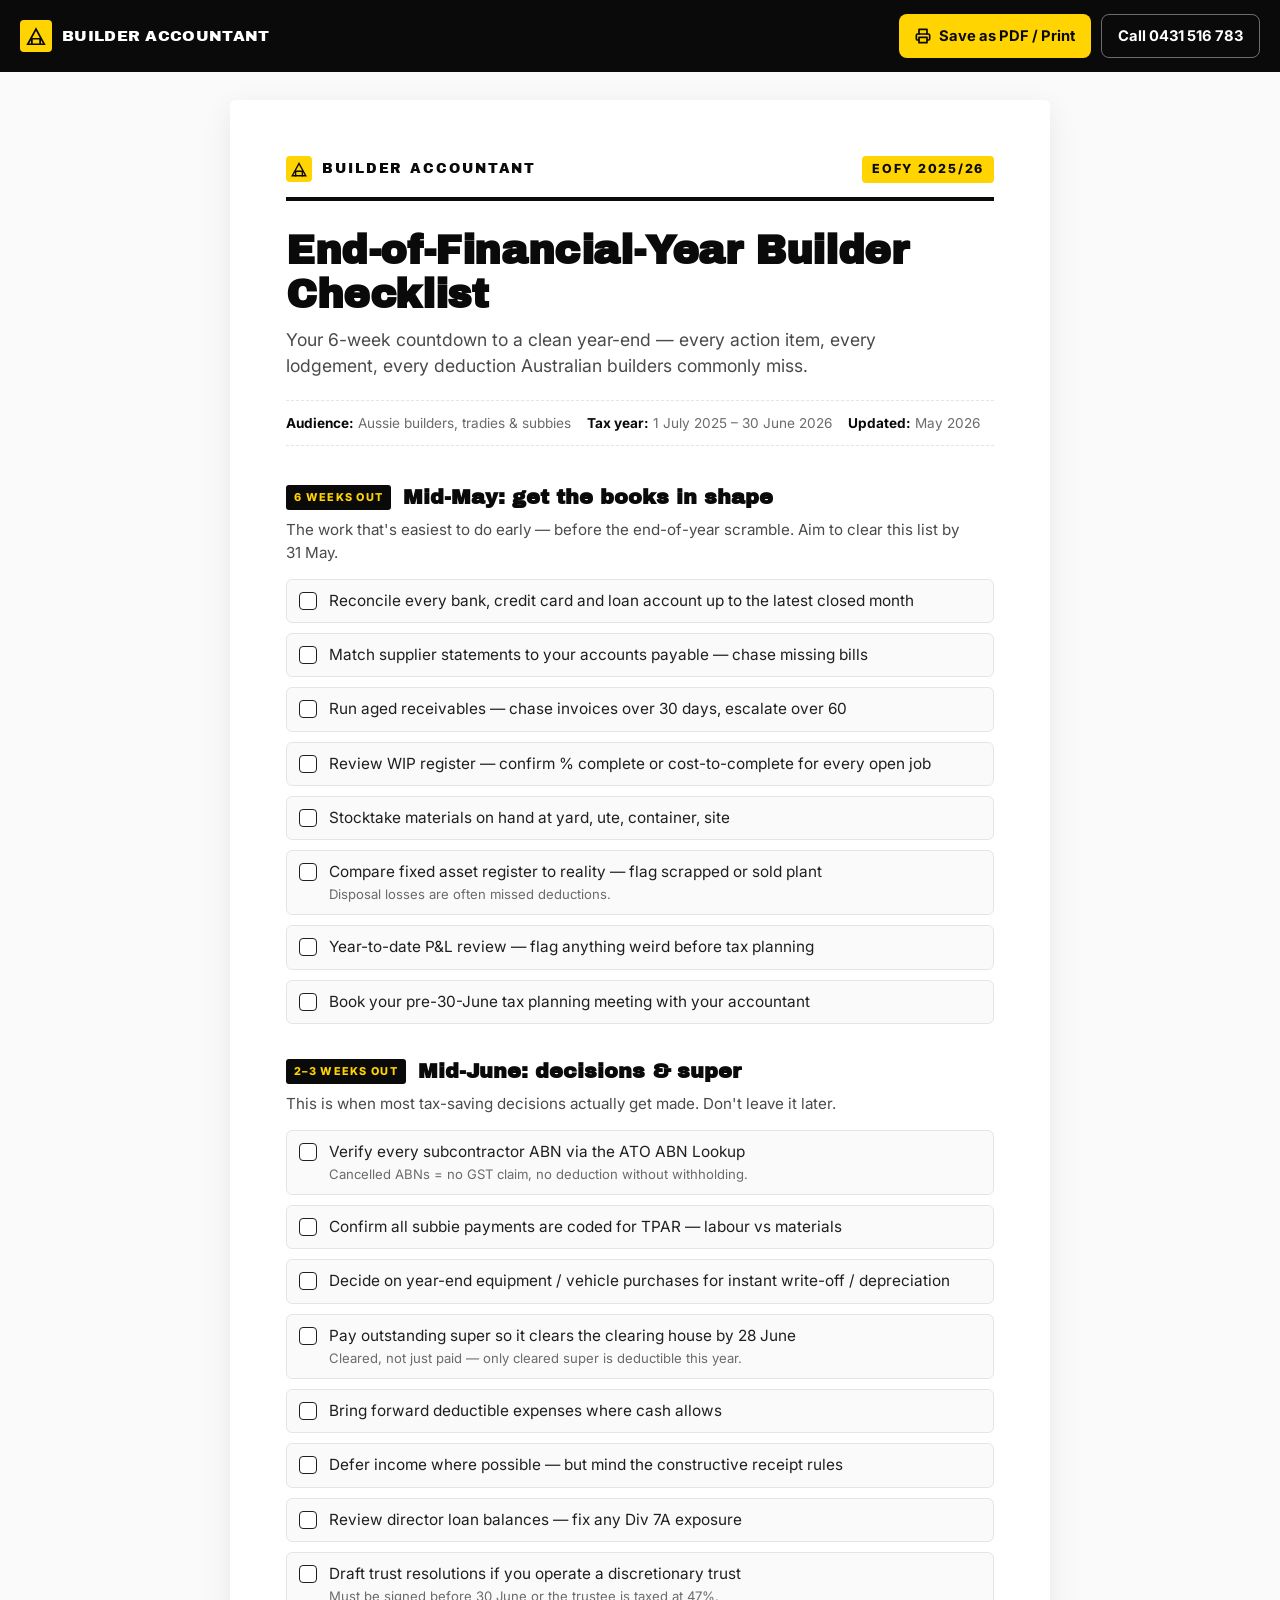
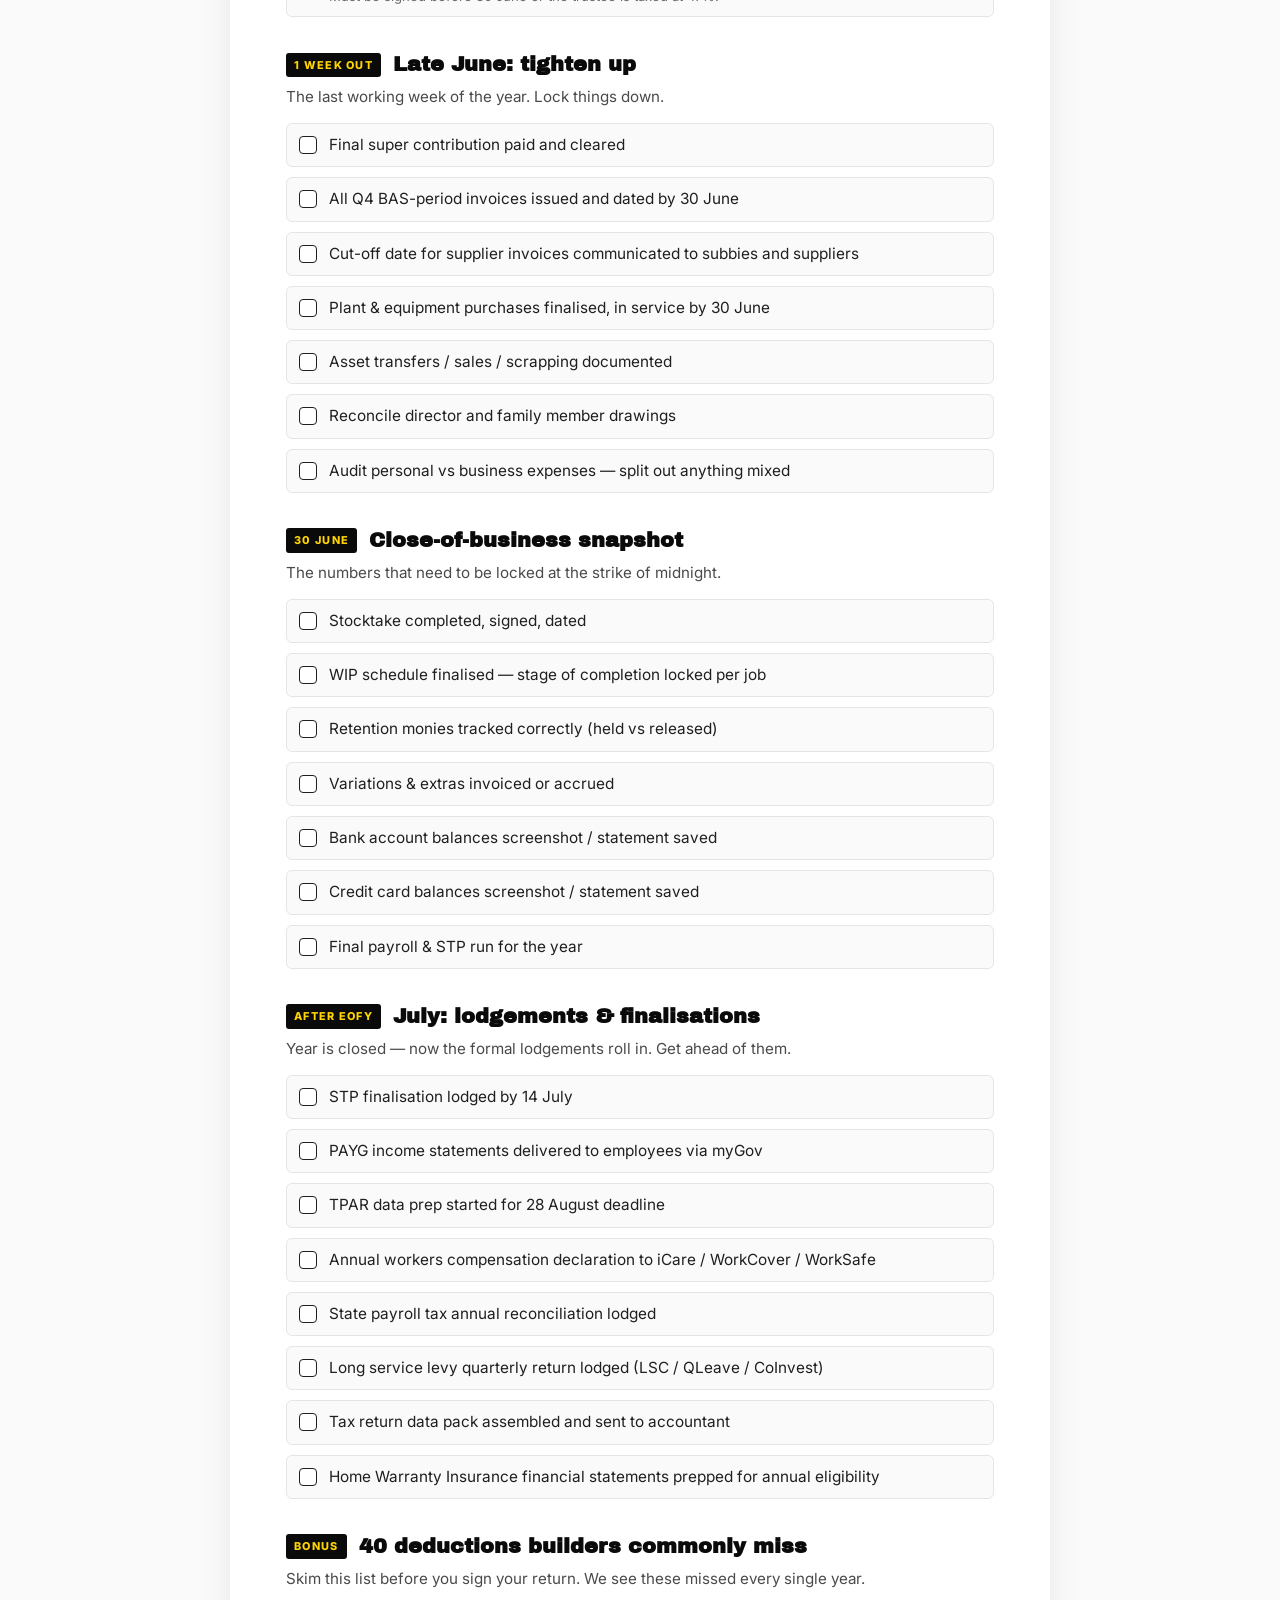
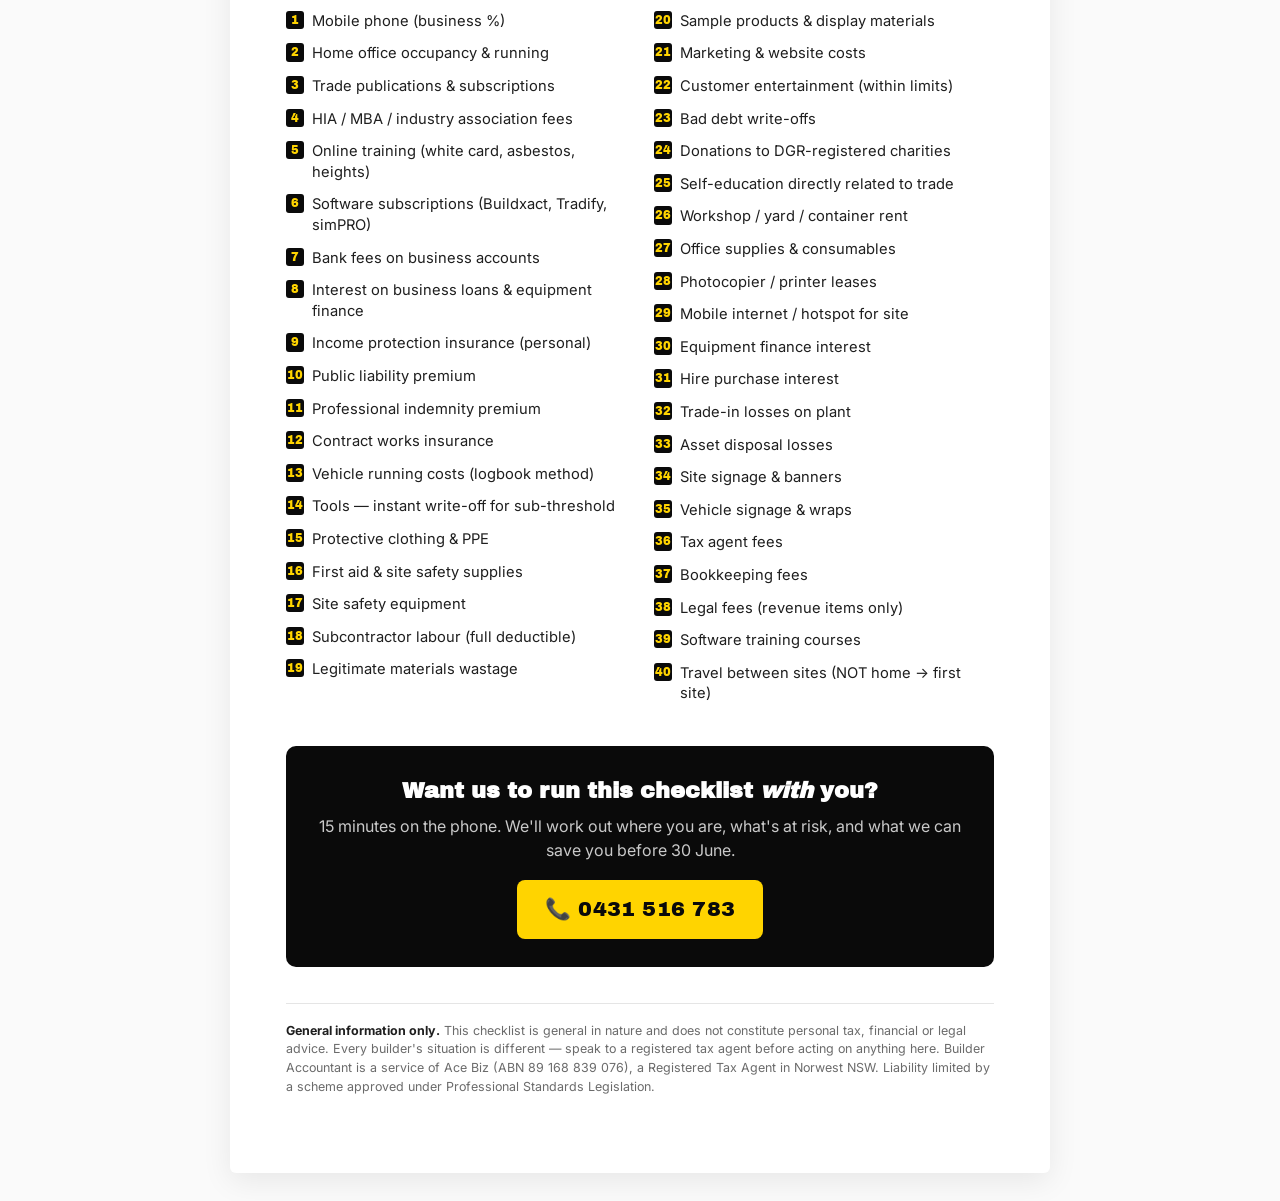
<file: checklist/index.html>
<!doctype html>
<html lang="en-AU">
<head>
<meta charset="utf-8">
<!-- Google tag (gtag.js) -->
<script async src="https://www.googletagmanager.com/gtag/js?id=G-QQNTPHZNSN"></script>
<script>
  window.dataLayer = window.dataLayer || [];
  function gtag(){dataLayer.push(arguments);}
  gtag('js', new Date());
  gtag('config', 'G-QQNTPHZNSN');
</script>
<meta name="viewport" content="width=device-width,initial-scale=1">
<title>EOFY Builder Checklist | Builder Accountant</title>
<meta name="description" content="The end-of-financial-year checklist Australian builders use to close their books cleanly. 6-week countdown, 40 commonly missed deductions, WIP &amp; TPAR tidy-up. Free.">
<meta name="robots" content="index,follow">
<meta name="theme-color" content="#0A0A0A">
<link rel="preconnect" href="https://fonts.googleapis.com">
<link rel="preconnect" href="https://fonts.gstatic.com" crossorigin>
<link href="https://fonts.googleapis.com/css2?family=Archivo+Black&family=Inter:wght@400;500;600;700;800&display=swap" rel="stylesheet">
<style>
  :root {
    --black: #0A0A0A; --ink: #161616; --charcoal: #1F1F1F;
    --slate: #4A4A4A; --grey: #6B6B6B; --line: #E5E5E5;
    --paper: #FAFAFA; --white: #FFFFFF;
    --yellow: #FFD400; --yellow-deep: #F5C400;
    --font-display: "Archivo Black", system-ui, sans-serif;
    --font-body: "Inter", system-ui, sans-serif;
  }
  * { box-sizing: border-box; }
  body {
    margin: 0;
    font-family: var(--font-body);
    color: var(--ink);
    background: var(--paper);
    -webkit-font-smoothing: antialiased;
    line-height: 1.5;
  }
  a { color: inherit; text-decoration: none; }

  /* ===== Screen-only top bar ===== */
  .topbar {
    background: var(--black);
    color: var(--white);
    padding: 14px 20px;
    display: flex;
    align-items: center;
    justify-content: space-between;
    gap: 14px;
    flex-wrap: wrap;
  }
  .topbar a.brand {
    display: inline-flex;
    align-items: center;
    gap: 10px;
    color: var(--white);
    font-family: var(--font-display);
    font-size: .95rem;
    letter-spacing: .02em;
  }
  .brand-mark {
    width: 32px; height: 32px;
    background: var(--yellow); color: var(--black);
    display: grid; place-items: center;
    border-radius: 4px;
  }
  .topbar-cta {
    display: flex; gap: 10px; flex-wrap: wrap;
  }
  .btn {
    display: inline-flex;
    align-items: center;
    gap: 8px;
    background: var(--yellow);
    color: var(--black);
    border: 0;
    border-radius: 8px;
    padding: 10px 16px;
    font-family: var(--font-body);
    font-weight: 700;
    font-size: .92rem;
    cursor: pointer;
    text-decoration: none;
  }
  .btn:hover { background: var(--yellow-deep); }
  .btn-ghost {
    background: transparent;
    border: 1.5px solid rgba(255,255,255,.4);
    color: var(--white);
  }
  .btn-ghost:hover { background: rgba(255,255,255,.08); border-color: rgba(255,255,255,.7); }
  .btn-dark { background: var(--black); color: var(--white); }
  .btn-dark:hover { background: #222; }

  /* ===== Page wrap ===== */
  .doc {
    max-width: 820px;
    margin: 28px auto;
    background: var(--white);
    padding: 56px 56px 64px;
    border-radius: 6px;
    box-shadow: 0 8px 30px rgba(0,0,0,.08);
  }

  .doc-band {
    display: flex;
    align-items: center;
    justify-content: space-between;
    padding-bottom: 14px;
    border-bottom: 4px solid var(--black);
    margin-bottom: 28px;
  }
  .doc-band-eye {
    font-family: var(--font-display);
    font-size: .85rem;
    letter-spacing: .14em;
    color: var(--black);
    display: flex;
    align-items: center;
    gap: 10px;
  }
  .doc-band-eye .brand-mark { width: 26px; height: 26px; }
  .doc-band-yr {
    font-size: .78rem;
    font-weight: 800;
    letter-spacing: .14em;
    color: var(--black);
    background: var(--yellow);
    padding: 4px 10px;
    border-radius: 4px;
  }

  h1 {
    font-family: var(--font-display);
    font-size: clamp(1.8rem, 4vw, 2.5rem);
    line-height: 1.1;
    margin: 0 0 10px;
    color: var(--black);
    letter-spacing: -0.01em;
  }
  .hero-sub {
    font-size: 1.1rem;
    color: var(--slate);
    margin: 0 0 20px;
    max-width: 60ch;
  }
  .hero-meta {
    display: flex; flex-wrap: wrap; gap: 16px;
    font-size: .85rem;
    color: var(--grey);
    border-top: 1px dashed var(--line);
    border-bottom: 1px dashed var(--line);
    padding: 12px 0;
    margin-bottom: 36px;
  }
  .hero-meta strong { color: var(--black); font-weight: 700; }

  h2 {
    font-family: var(--font-display);
    font-size: 1.3rem;
    margin: 32px 0 6px;
    color: var(--black);
    display: flex;
    align-items: center;
    gap: 12px;
  }
  .week-tag {
    font-size: .68rem;
    background: var(--black);
    color: var(--yellow);
    padding: 4px 8px;
    border-radius: 3px;
    letter-spacing: .12em;
    font-family: var(--font-body);
    font-weight: 800;
  }
  h2 + p {
    margin: 0 0 14px;
    color: var(--slate);
    font-size: .95rem;
  }

  /* Checklist items */
  ul.checklist {
    list-style: none;
    padding: 0;
    margin: 0 0 24px;
    display: grid;
    gap: 10px;
  }
  ul.checklist li {
    display: flex;
    align-items: flex-start;
    gap: 12px;
    padding: 10px 12px;
    background: var(--paper);
    border: 1px solid var(--line);
    border-radius: 6px;
    font-size: .96rem;
    line-height: 1.45;
    color: var(--charcoal);
    transition: background .12s ease;
  }
  ul.checklist li:hover { background: #FFFCE5; }
  ul.checklist input[type="checkbox"] {
    flex: 0 0 auto;
    appearance: none;
    -webkit-appearance: none;
    width: 18px; height: 18px;
    border: 1.5px solid var(--charcoal);
    border-radius: 4px;
    margin: 2px 0 0;
    cursor: pointer;
    position: relative;
    background: var(--white);
  }
  ul.checklist input[type="checkbox"]:checked {
    background: var(--yellow);
    border-color: var(--black);
  }
  ul.checklist input[type="checkbox"]:checked::after {
    content: "";
    position: absolute;
    left: 3px; top: 2px;
    width: 8px; height: 4px;
    border-left: 2px solid var(--black);
    border-bottom: 2px solid var(--black);
    transform: rotate(-45deg);
  }
  ul.checklist input[type="checkbox"]:checked + label { text-decoration: line-through; color: var(--grey); }
  ul.checklist label { cursor: pointer; flex: 1; }
  ul.checklist .note { font-size: .82rem; color: var(--grey); display: block; margin-top: 2px; }

  /* Deductions grid */
  .deductions {
    columns: 2;
    column-gap: 28px;
    margin: 0 0 36px;
    padding: 0;
    list-style: none;
  }
  .deductions li {
    break-inside: avoid;
    padding: 6px 0 6px 26px;
    position: relative;
    font-size: .92rem;
    color: var(--charcoal);
    line-height: 1.4;
  }
  .deductions li::before {
    counter-increment: ded;
    content: counter(ded);
    position: absolute;
    left: 0; top: 6px;
    width: 18px;
    font-family: var(--font-display);
    font-size: .72rem;
    color: var(--yellow);
    background: var(--black);
    text-align: center;
    border-radius: 3px;
    padding: 1px 0;
  }
  .deductions { counter-reset: ded; }

  /* Final CTA */
  .cta-block {
    margin-top: 36px;
    padding: 28px;
    background: var(--black);
    color: var(--white);
    border-radius: 10px;
    text-align: center;
  }
  .cta-block h3 {
    font-family: var(--font-display);
    font-size: 1.4rem;
    color: var(--white);
    margin: 0 0 6px;
  }
  .cta-block p { margin: 0 0 18px; color: rgba(255,255,255,.78); }
  .cta-block .phone {
    display: inline-block;
    padding: 14px 28px;
    background: var(--yellow);
    color: var(--black);
    border-radius: 8px;
    font-family: var(--font-display);
    font-size: 1.3rem;
    letter-spacing: .01em;
  }
  .cta-block .phone:hover { background: var(--yellow-deep); }

  .legal {
    margin-top: 36px;
    padding-top: 18px;
    border-top: 1px solid var(--line);
    font-size: .78rem;
    color: var(--grey);
    line-height: 1.5;
  }
  .legal strong { color: var(--charcoal); }

  /* ===== Print stylesheet ===== */
  @media print {
    body { background: var(--white); }
    .topbar, .print-hide { display: none !important; }
    .doc {
      max-width: 100%;
      margin: 0;
      padding: 16mm 14mm;
      box-shadow: none;
      border-radius: 0;
    }
    h2 { page-break-after: avoid; break-after: avoid; }
    ul.checklist li, .deductions li { page-break-inside: avoid; break-inside: avoid; background: transparent; }
    ul.checklist li:hover { background: transparent; }
    .cta-block { background: var(--white); color: var(--black); border: 2px solid var(--black); }
    .cta-block h3, .cta-block p { color: var(--black); }
    .cta-block p { color: var(--charcoal); }
    .deductions { columns: 2; }
    a { color: var(--black); text-decoration: none; }
    @page { size: A4; margin: 12mm; }
  }

  @media (max-width: 720px) {
    .doc { padding: 28px 22px; margin: 16px 8px; }
    .deductions { columns: 1; }
    .hero-meta { gap: 10px; }
  }
</style>
</head>
<body>

<!-- Screen-only top bar -->
<div class="topbar print-hide">
  <a href="../index.html" class="brand">
    <span class="brand-mark" aria-hidden="true">
      <svg viewBox="0 0 32 32" width="22" height="22" fill="none" stroke="currentColor" stroke-width="2.5" stroke-linecap="square">
        <path d="M4 28 L16 6 L28 28 Z"/>
        <path d="M10 28 L10 20 L22 20 L22 28"/>
      </svg>
    </span>
    <span>BUILDER ACCOUNTANT</span>
  </a>
  <div class="topbar-cta">
    <button class="btn" onclick="window.print()" type="button">
      <svg viewBox="0 0 24 24" width="16" height="16" fill="none" stroke="currentColor" stroke-width="2.5" stroke-linecap="round" stroke-linejoin="round" aria-hidden="true">
        <polyline points="6 9 6 2 18 2 18 9"/>
        <path d="M6 18H4a2 2 0 0 1-2-2v-5a2 2 0 0 1 2-2h16a2 2 0 0 1 2 2v5a2 2 0 0 1-2 2h-2"/>
        <rect x="6" y="14" width="12" height="8"/>
      </svg>
      <span>Save as PDF / Print</span>
    </button>
    <a class="btn btn-ghost" href="tel:+61431516783">Call 0431 516 783</a>
  </div>
</div>

<article class="doc">

  <div class="doc-band">
    <span class="doc-band-eye">
      <span class="brand-mark" aria-hidden="true">
        <svg viewBox="0 0 32 32" width="18" height="18" fill="none" stroke="currentColor" stroke-width="2.5" stroke-linecap="square">
          <path d="M4 28 L16 6 L28 28 Z"/>
          <path d="M10 28 L10 20 L22 20 L22 28"/>
        </svg>
      </span>
      BUILDER ACCOUNTANT
    </span>
    <span class="doc-band-yr">EOFY 2025/26</span>
  </div>

  <h1>End-of-Financial-Year Builder Checklist</h1>
  <p class="hero-sub">Your 6-week countdown to a clean year-end — every action item, every lodgement, every deduction Australian builders commonly miss.</p>
  <div class="hero-meta">
    <span><strong>Audience:</strong> Aussie builders, tradies &amp; subbies</span>
    <span><strong>Tax year:</strong> 1 July 2025 – 30 June 2026</span>
    <span><strong>Updated:</strong> May 2026</span>
  </div>

  <!-- ===== SECTION 1 ===== -->
  <h2><span class="week-tag">6&nbsp;WEEKS&nbsp;OUT</span> Mid-May: get the books in shape</h2>
  <p>The work that's easiest to do early — before the end-of-year scramble. Aim to clear this list by 31&nbsp;May.</p>
  <ul class="checklist">
    <li><input type="checkbox" id="c1"><label for="c1">Reconcile every bank, credit card and loan account up to the latest closed month</label></li>
    <li><input type="checkbox" id="c2"><label for="c2">Match supplier statements to your accounts payable — chase missing bills</label></li>
    <li><input type="checkbox" id="c3"><label for="c3">Run aged receivables — chase invoices over 30 days, escalate over 60</label></li>
    <li><input type="checkbox" id="c4"><label for="c4">Review WIP register — confirm % complete or cost-to-complete for every open job</label></li>
    <li><input type="checkbox" id="c5"><label for="c5">Stocktake materials on hand at yard, ute, container, site</label></li>
    <li><input type="checkbox" id="c6"><label for="c6">Compare fixed asset register to reality — flag scrapped or sold plant <span class="note">Disposal losses are often missed deductions.</span></label></li>
    <li><input type="checkbox" id="c7"><label for="c7">Year-to-date P&amp;L review — flag anything weird before tax planning</label></li>
    <li><input type="checkbox" id="c8"><label for="c8">Book your pre-30-June tax planning meeting with your accountant</label></li>
  </ul>

  <!-- ===== SECTION 2 ===== -->
  <h2><span class="week-tag">2–3&nbsp;WEEKS&nbsp;OUT</span> Mid-June: decisions &amp; super</h2>
  <p>This is when most tax-saving decisions actually get made. Don't leave it later.</p>
  <ul class="checklist">
    <li><input type="checkbox" id="c9"><label for="c9">Verify every subcontractor ABN via the ATO ABN Lookup <span class="note">Cancelled ABNs = no GST claim, no deduction without withholding.</span></label></li>
    <li><input type="checkbox" id="c10"><label for="c10">Confirm all subbie payments are coded for TPAR — labour vs materials</label></li>
    <li><input type="checkbox" id="c11"><label for="c11">Decide on year-end equipment / vehicle purchases for instant write-off / depreciation</label></li>
    <li><input type="checkbox" id="c12"><label for="c12">Pay outstanding super so it clears the clearing house by 28&nbsp;June <span class="note">Cleared, not just paid — only cleared super is deductible this year.</span></label></li>
    <li><input type="checkbox" id="c13"><label for="c13">Bring forward deductible expenses where cash allows</label></li>
    <li><input type="checkbox" id="c14"><label for="c14">Defer income where possible — but mind the constructive receipt rules</label></li>
    <li><input type="checkbox" id="c15"><label for="c15">Review director loan balances — fix any Div&nbsp;7A exposure</label></li>
    <li><input type="checkbox" id="c16"><label for="c16">Draft trust resolutions if you operate a discretionary trust <span class="note">Must be signed before 30&nbsp;June or the trustee is taxed at 47%.</span></label></li>
  </ul>

  <!-- ===== SECTION 3 ===== -->
  <h2><span class="week-tag">1&nbsp;WEEK&nbsp;OUT</span> Late June: tighten up</h2>
  <p>The last working week of the year. Lock things down.</p>
  <ul class="checklist">
    <li><input type="checkbox" id="c17"><label for="c17">Final super contribution paid and cleared</label></li>
    <li><input type="checkbox" id="c18"><label for="c18">All Q4 BAS-period invoices issued and dated by 30&nbsp;June</label></li>
    <li><input type="checkbox" id="c19"><label for="c19">Cut-off date for supplier invoices communicated to subbies and suppliers</label></li>
    <li><input type="checkbox" id="c20"><label for="c20">Plant &amp; equipment purchases finalised, in service by 30&nbsp;June</label></li>
    <li><input type="checkbox" id="c21"><label for="c21">Asset transfers / sales / scrapping documented</label></li>
    <li><input type="checkbox" id="c22"><label for="c22">Reconcile director and family member drawings</label></li>
    <li><input type="checkbox" id="c23"><label for="c23">Audit personal vs business expenses — split out anything mixed</label></li>
  </ul>

  <!-- ===== SECTION 4 ===== -->
  <h2><span class="week-tag">30&nbsp;JUNE</span> Close-of-business snapshot</h2>
  <p>The numbers that need to be locked at the strike of midnight.</p>
  <ul class="checklist">
    <li><input type="checkbox" id="c24"><label for="c24">Stocktake completed, signed, dated</label></li>
    <li><input type="checkbox" id="c25"><label for="c25">WIP schedule finalised — stage of completion locked per job</label></li>
    <li><input type="checkbox" id="c26"><label for="c26">Retention monies tracked correctly (held vs released)</label></li>
    <li><input type="checkbox" id="c27"><label for="c27">Variations &amp; extras invoiced or accrued</label></li>
    <li><input type="checkbox" id="c28"><label for="c28">Bank account balances screenshot / statement saved</label></li>
    <li><input type="checkbox" id="c29"><label for="c29">Credit card balances screenshot / statement saved</label></li>
    <li><input type="checkbox" id="c30"><label for="c30">Final payroll &amp; STP run for the year</label></li>
  </ul>

  <!-- ===== SECTION 5 ===== -->
  <h2><span class="week-tag">AFTER&nbsp;EOFY</span> July: lodgements &amp; finalisations</h2>
  <p>Year is closed — now the formal lodgements roll in. Get ahead of them.</p>
  <ul class="checklist">
    <li><input type="checkbox" id="c31"><label for="c31">STP finalisation lodged by 14&nbsp;July</label></li>
    <li><input type="checkbox" id="c32"><label for="c32">PAYG income statements delivered to employees via myGov</label></li>
    <li><input type="checkbox" id="c33"><label for="c33">TPAR data prep started for 28&nbsp;August deadline</label></li>
    <li><input type="checkbox" id="c34"><label for="c34">Annual workers compensation declaration to iCare / WorkCover / WorkSafe</label></li>
    <li><input type="checkbox" id="c35"><label for="c35">State payroll tax annual reconciliation lodged</label></li>
    <li><input type="checkbox" id="c36"><label for="c36">Long service levy quarterly return lodged (LSC / QLeave / CoInvest)</label></li>
    <li><input type="checkbox" id="c37"><label for="c37">Tax return data pack assembled and sent to accountant</label></li>
    <li><input type="checkbox" id="c38"><label for="c38">Home Warranty Insurance financial statements prepped for annual eligibility</label></li>
  </ul>

  <!-- ===== Deductions ===== -->
  <h2><span class="week-tag">BONUS</span> 40 deductions builders commonly miss</h2>
  <p>Skim this list before you sign your return. We see these missed every single year.</p>
  <ol class="deductions">
    <li>Mobile phone (business %)</li>
    <li>Home office occupancy &amp; running</li>
    <li>Trade publications &amp; subscriptions</li>
    <li>HIA / MBA / industry association fees</li>
    <li>Online training (white card, asbestos, heights)</li>
    <li>Software subscriptions (Buildxact, Tradify, simPRO)</li>
    <li>Bank fees on business accounts</li>
    <li>Interest on business loans &amp; equipment finance</li>
    <li>Income protection insurance (personal)</li>
    <li>Public liability premium</li>
    <li>Professional indemnity premium</li>
    <li>Contract works insurance</li>
    <li>Vehicle running costs (logbook method)</li>
    <li>Tools — instant write-off for sub-threshold</li>
    <li>Protective clothing &amp; PPE</li>
    <li>First aid &amp; site safety supplies</li>
    <li>Site safety equipment</li>
    <li>Subcontractor labour (full deductible)</li>
    <li>Legitimate materials wastage</li>
    <li>Sample products &amp; display materials</li>
    <li>Marketing &amp; website costs</li>
    <li>Customer entertainment (within limits)</li>
    <li>Bad debt write-offs</li>
    <li>Donations to DGR-registered charities</li>
    <li>Self-education directly related to trade</li>
    <li>Workshop / yard / container rent</li>
    <li>Office supplies &amp; consumables</li>
    <li>Photocopier / printer leases</li>
    <li>Mobile internet / hotspot for site</li>
    <li>Equipment finance interest</li>
    <li>Hire purchase interest</li>
    <li>Trade-in losses on plant</li>
    <li>Asset disposal losses</li>
    <li>Site signage &amp; banners</li>
    <li>Vehicle signage &amp; wraps</li>
    <li>Tax agent fees</li>
    <li>Bookkeeping fees</li>
    <li>Legal fees (revenue items only)</li>
    <li>Software training courses</li>
    <li>Travel between sites (NOT home → first site)</li>
  </ol>

  <!-- ===== Final CTA ===== -->
  <div class="cta-block print-hide">
    <h3>Want us to run this checklist <em>with</em> you?</h3>
    <p>15 minutes on the phone. We'll work out where you are, what's at risk, and what we can save you before 30 June.</p>
    <a class="phone" href="tel:+61431516783">📞 0431 516 783</a>
  </div>

  <p class="legal">
    <strong>General information only.</strong> This checklist is general in nature and does not constitute personal tax, financial or legal advice. Every builder's situation is different — speak to a registered tax agent before acting on anything here. Builder Accountant is a service of Ace Biz (ABN 89&nbsp;168&nbsp;839&nbsp;076), a Registered Tax Agent in Norwest NSW. Liability limited by a scheme approved under Professional Standards Legislation.
  </p>

</article>

</body>
</html>
</file>
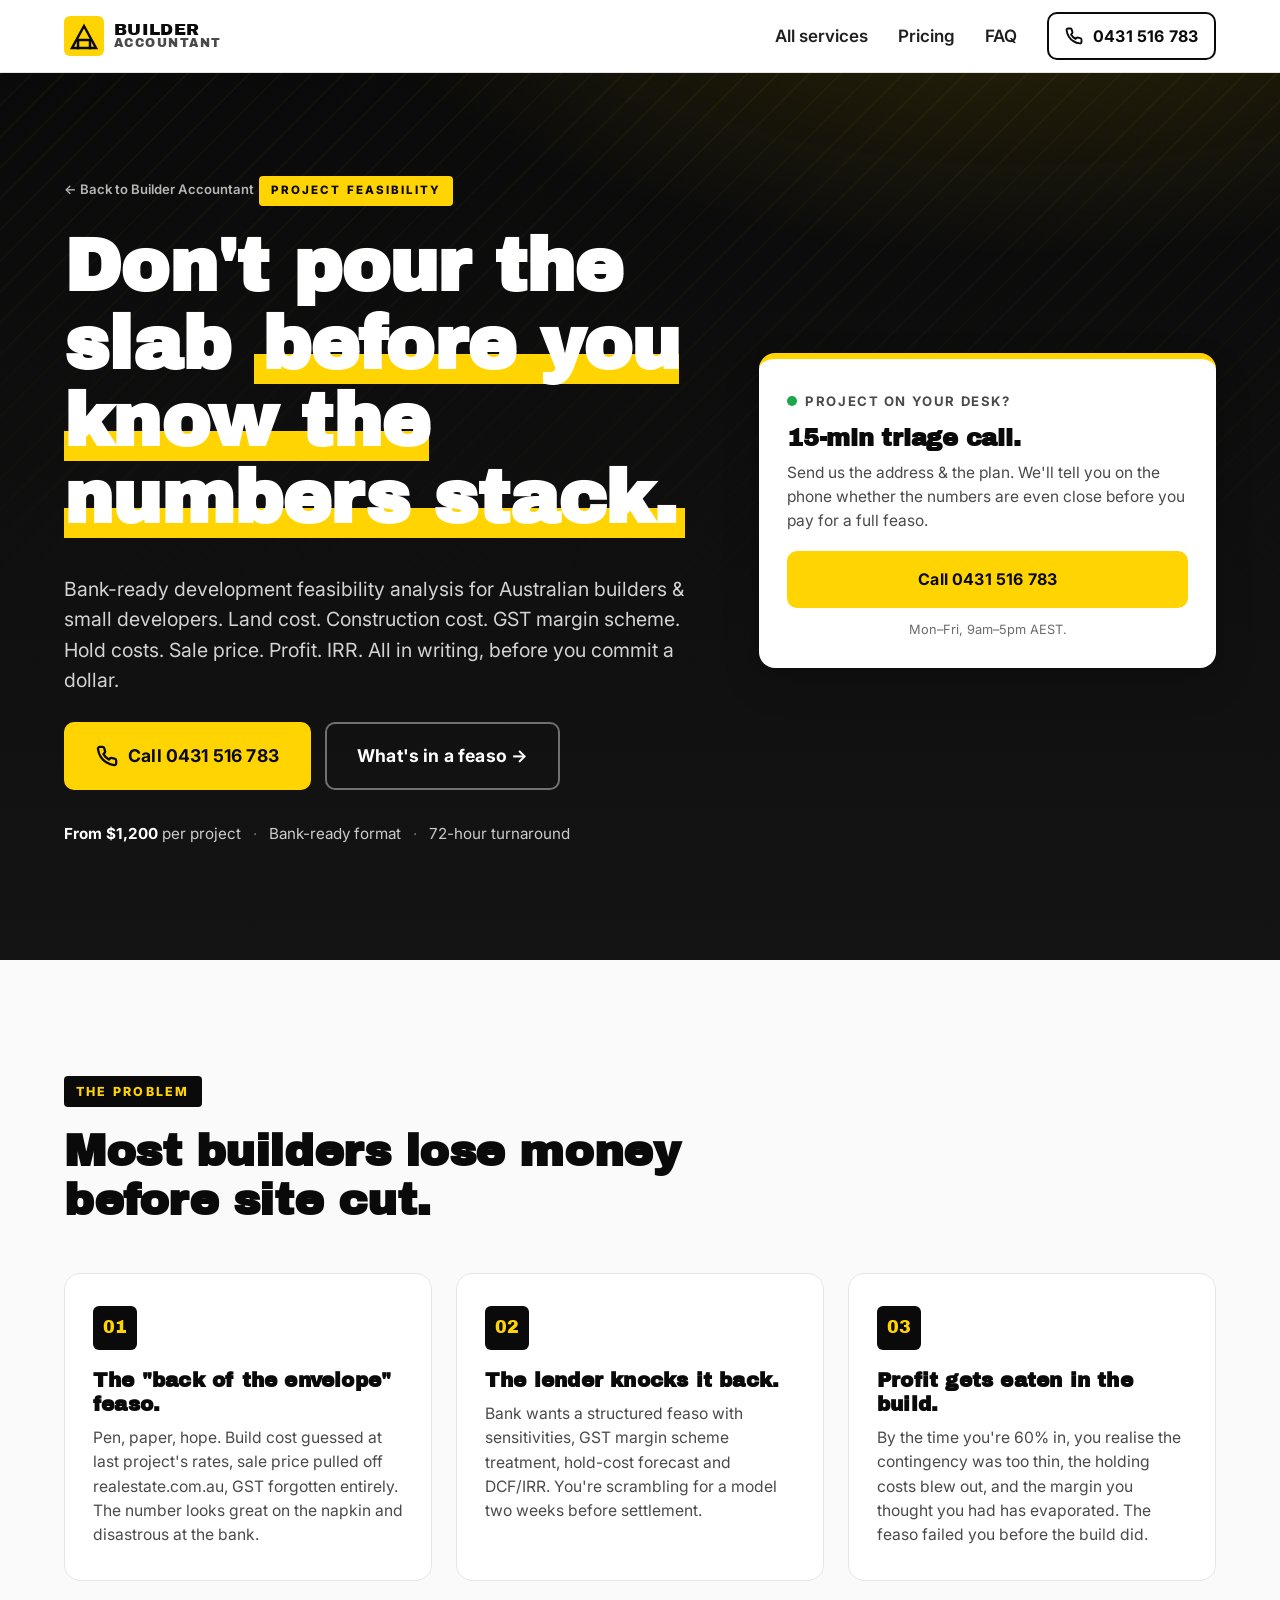
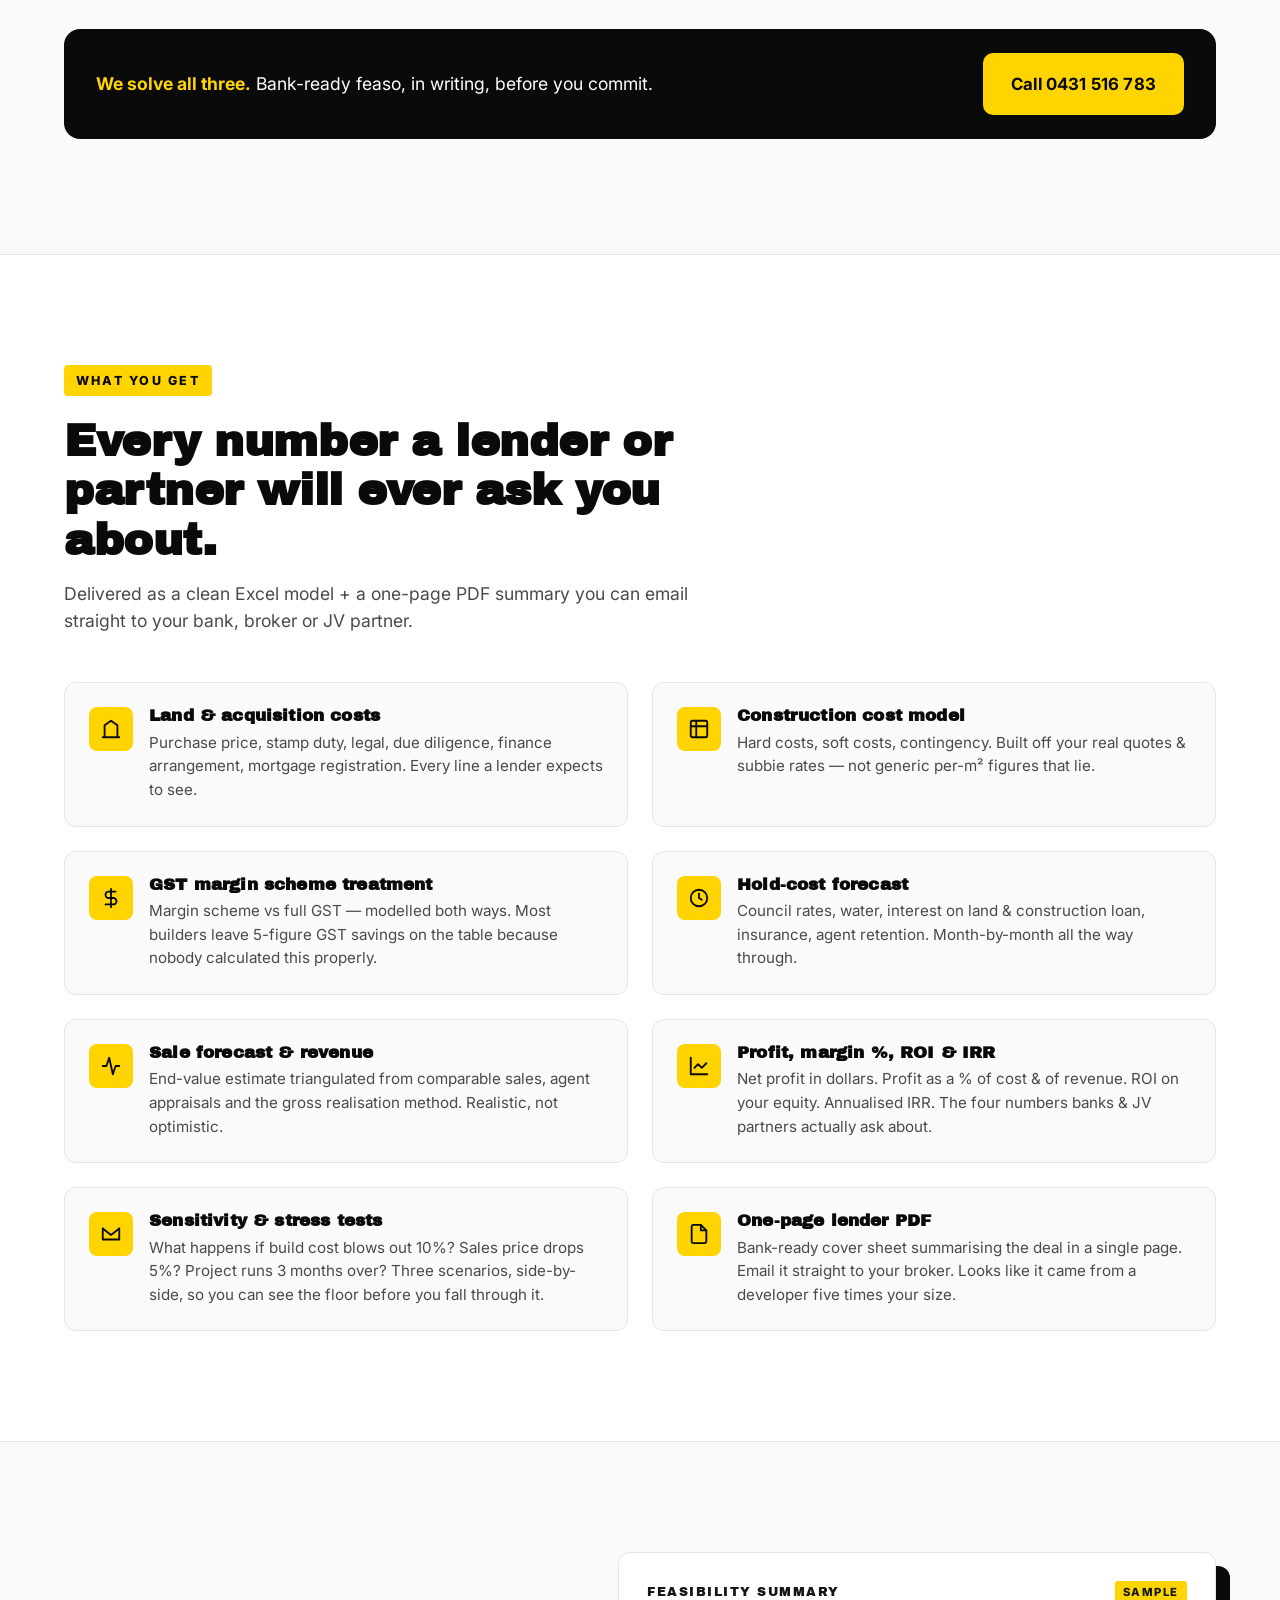
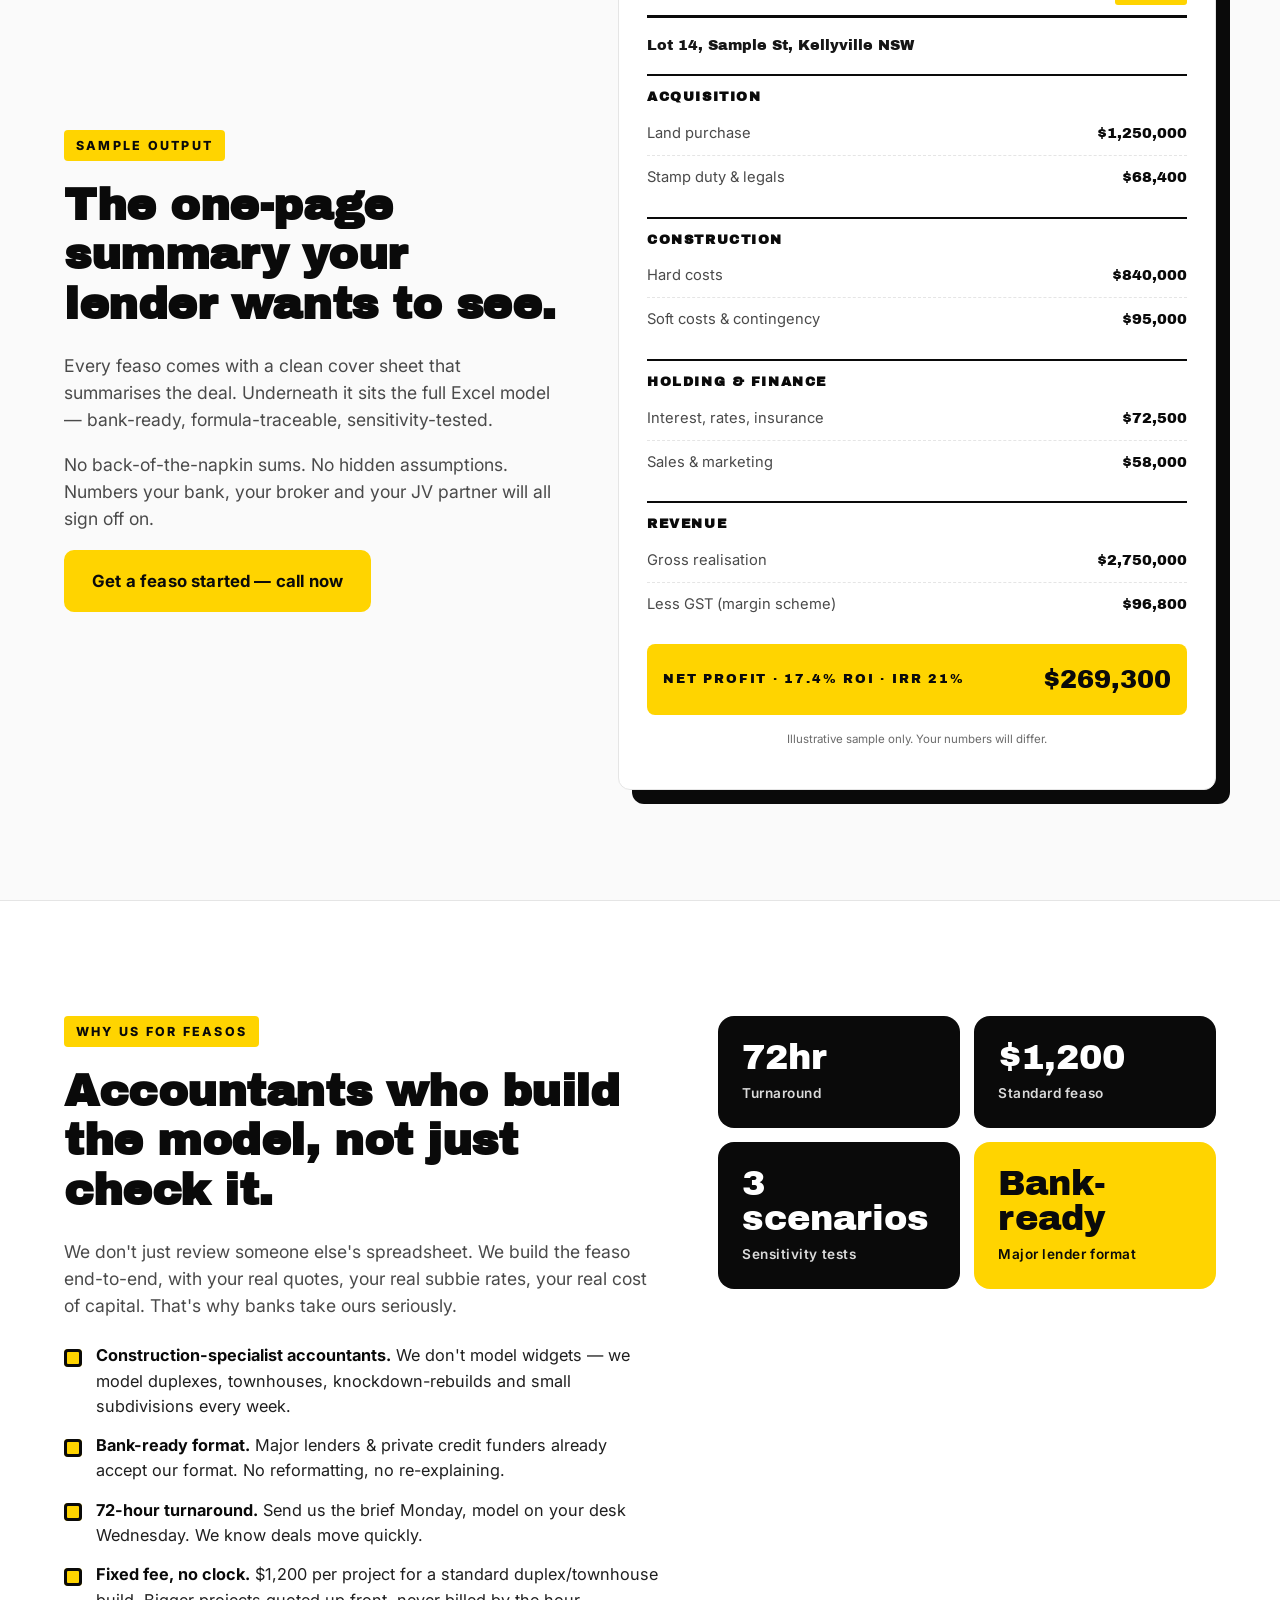
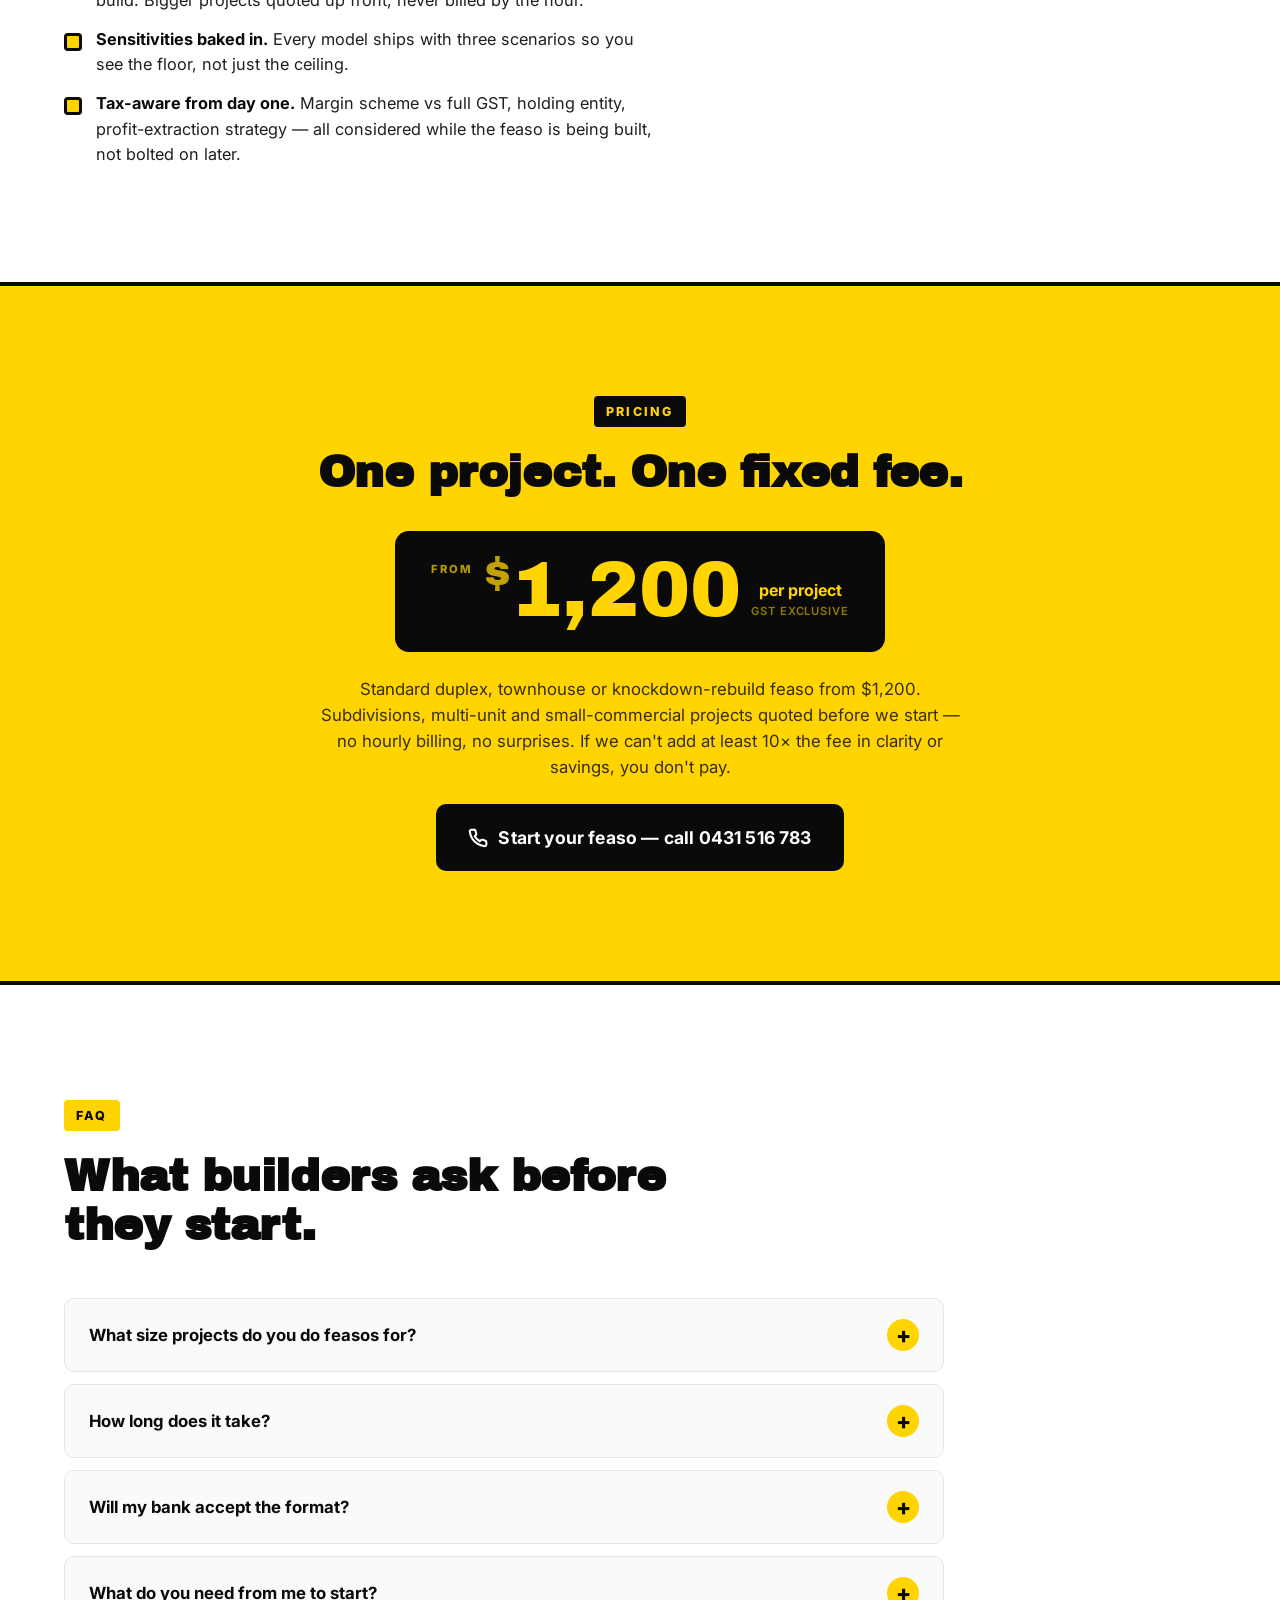
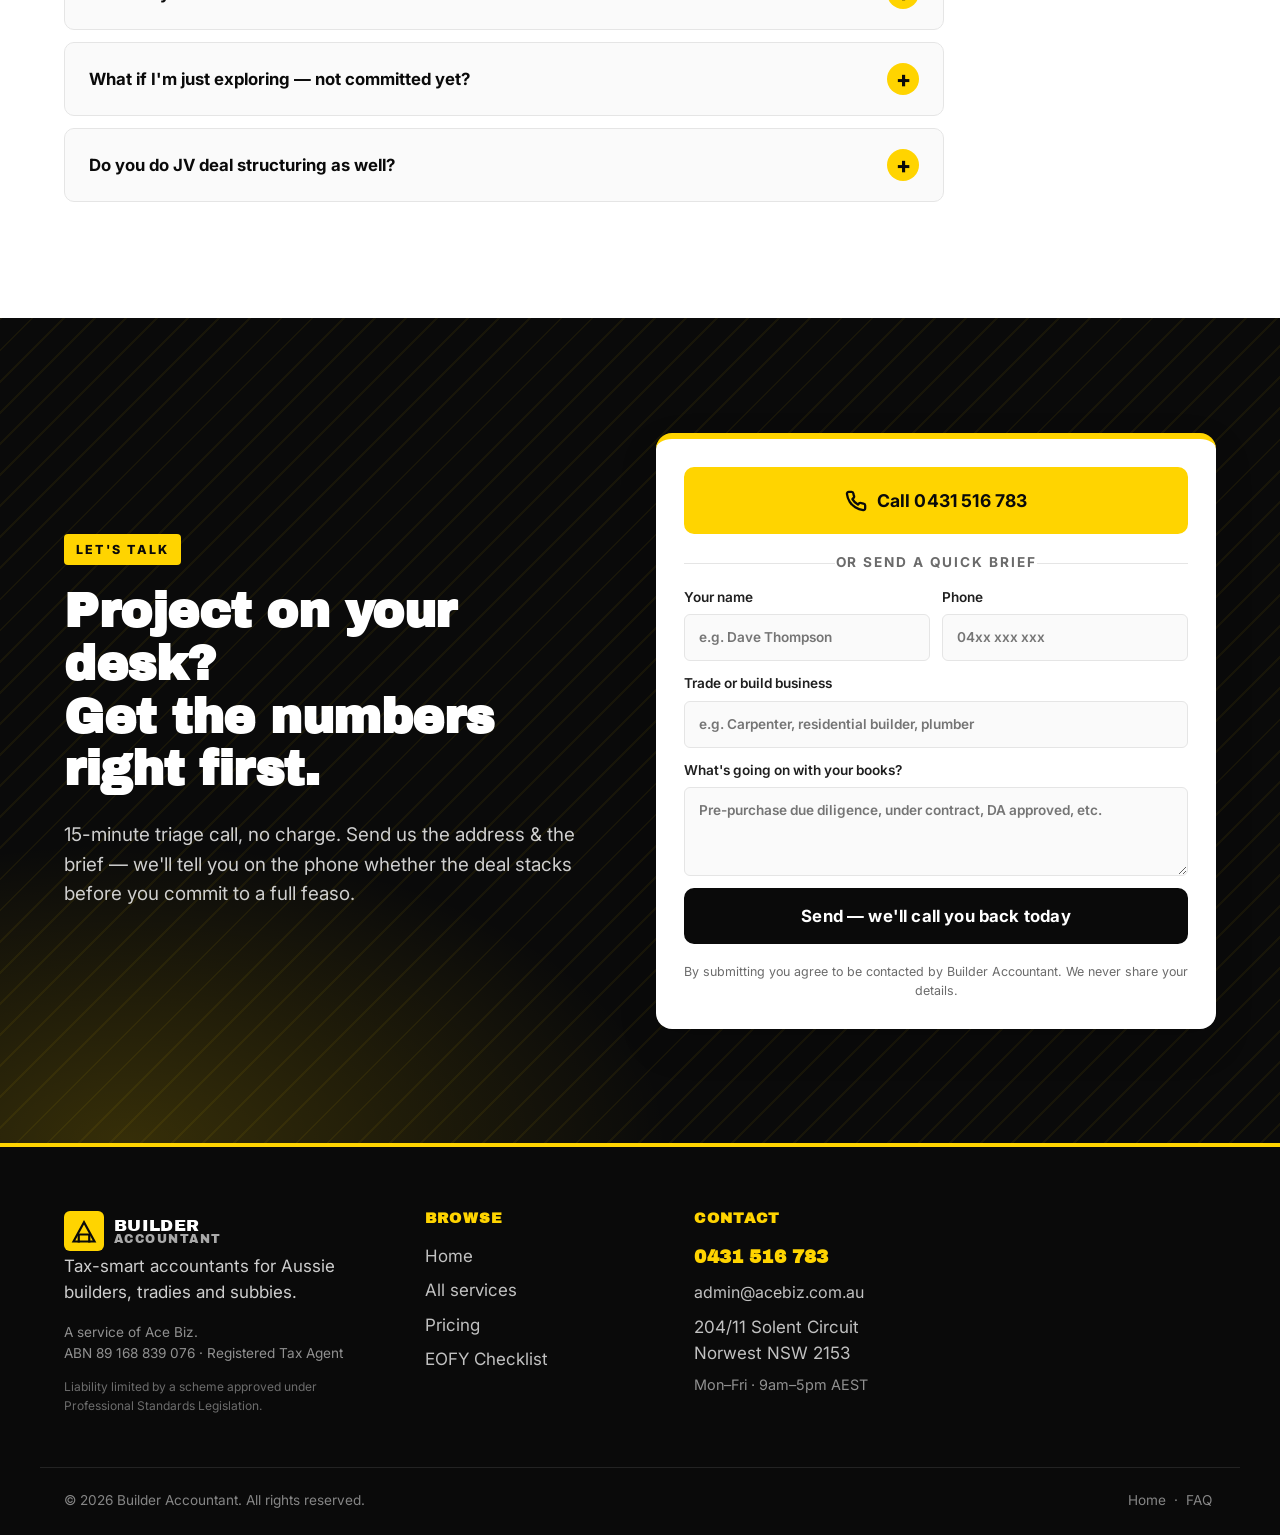
<file: services/project-feasibility/index.html>
<!doctype html>
<html lang="en-AU">
<head>
<meta charset="utf-8">
<!-- Google tag (gtag.js) -->
<script async src="https://www.googletagmanager.com/gtag/js?id=G-QQNTPHZNSN"></script>
<script>
  window.dataLayer = window.dataLayer || [];
  function gtag(){dataLayer.push(arguments);}
  gtag('js', new Date());
  gtag('config', 'G-QQNTPHZNSN');
</script>
<meta name="viewport" content="width=device-width,initial-scale=1">
<title>Project Feasibility for Builders &amp; Developers | Builder Accountant</title>
<meta name="description" content="Bank-ready development feasibility analysis for Australian builders &amp; developers. Land cost, build cost, GST margin scheme, hold costs, IRR. Know your numbers before the slab goes down. Call 0431 516 783.">
<meta name="robots" content="index,follow">
<meta name="theme-color" content="#0A0A0A">
<meta property="og:title" content="Project Feasibility for Builders — Builder Accountant">
<meta property="og:description" content="Bank-ready feasos. Land + build + margin scheme + IRR. From $1,200 per project.">
<meta property="og:type" content="website">
<link rel="canonical" href="https://builderaccounting.com.au/services/project-feasibility/">
<link rel="preconnect" href="https://fonts.googleapis.com">
<link rel="preconnect" href="https://fonts.gstatic.com" crossorigin>
<link href="https://fonts.googleapis.com/css2?family=Archivo+Black&family=Inter:wght@400;500;600;700;800&display=swap" rel="stylesheet">
<link rel="stylesheet" href="../../styles.css">

<!-- Schema.org -->
<script type="application/ld+json">
{
  "@context": "https://schema.org",
  "@type": "Service",
  "name": "Project Feasibility & Development Modelling for Builders",
  "provider": {
    "@type": "AccountingService",
    "name": "Builder Accountant",
    "url": "https://builderaccounting.com.au",
    "telephone": "+61-431-516-783",
    "address": {
      "@type": "PostalAddress",
      "streetAddress": "Suite 204, 11 Solent Circuit",
      "addressLocality": "Norwest",
      "addressRegion": "NSW",
      "postalCode": "2153",
      "addressCountry": "AU"
    }
  },
  "areaServed": [
    { "@type": "AdministrativeArea", "name": "The Hills District, NSW" },
    { "@type": "AdministrativeArea", "name": "Central Coast, NSW" },
    { "@type": "AdministrativeArea", "name": "New South Wales" }
  ],
  "serviceType": "Development feasibility analysis",
  "description": "Bank-ready feasibility models for residential and small-commercial builds. Land cost, construction cost, GST margin scheme, hold costs, sale price, profit and IRR.",
  "offers": {
    "@type": "Offer",
    "priceCurrency": "AUD",
    "price": "1200",
    "description": "Per-project feasibility analysis, fixed fee from $1,200."
  }
}
</script>

<style>
  /* Page-specific overrides for the landing page */
  .lp-back {
    display: inline-flex;
    align-items: center;
    gap: 6px;
    font-size: .82rem;
    font-weight: 600;
    color: rgba(255,255,255,.7);
    margin-bottom: 14px;
    transition: color .12s ease;
  }
  .lp-back:hover { color: var(--yellow); }

  .lp-pill {
    display: inline-block;
    background: var(--yellow);
    color: var(--black);
    font-size: .72rem;
    font-weight: 800;
    letter-spacing: .18em;
    text-transform: uppercase;
    padding: 6px 12px;
    border-radius: 4px;
    margin-bottom: 22px;
  }

  /* Two-column deliverables */
  .lp-deliv {
    padding: clamp(72px, 9vw, 110px) 0;
    background: var(--white);
  }
  .lp-deliv-grid {
    display: grid;
    grid-template-columns: repeat(2, 1fr);
    gap: 24px;
    margin-top: 36px;
  }
  .lp-deliv-card {
    background: var(--paper);
    border: 1px solid var(--line);
    border-radius: 12px;
    padding: 24px;
    display: flex;
    gap: 16px;
    align-items: flex-start;
  }
  .lp-deliv-card:hover { border-color: var(--black); }
  .lp-deliv-icon {
    flex: 0 0 auto;
    width: 44px;
    height: 44px;
    border-radius: 8px;
    background: var(--yellow);
    color: var(--black);
    display: grid;
    place-items: center;
  }
  .lp-deliv-card h3 { font-size: 1.05rem; margin: 0 0 6px; }
  .lp-deliv-card p { font-size: .95rem; color: var(--slate); margin: 0; }

  /* Sample feaso */
  .lp-sample {
    padding: clamp(72px, 9vw, 110px) 0;
    background: var(--paper);
    border-top: 1px solid var(--line);
    border-bottom: 1px solid var(--line);
  }
  .lp-sample-grid {
    display: grid;
    grid-template-columns: 1fr 1.2fr;
    gap: 56px;
    align-items: center;
  }
  .lp-sample-doc {
    background: var(--white);
    border: 1px solid var(--line);
    border-radius: 12px;
    padding: 28px;
    box-shadow: 14px 14px 0 0 var(--black);
    font-size: .92rem;
  }
  .lp-sample-row {
    display: grid;
    grid-template-columns: 1fr auto;
    gap: 16px;
    padding: 10px 0;
    border-bottom: 1px dashed var(--line);
    align-items: baseline;
  }
  .lp-sample-row:last-of-type { border-bottom: 0; }
  .lp-sample-row span:first-child { color: var(--slate); }
  .lp-sample-row span:last-child { font-family: var(--font-display); color: var(--black); }
  .lp-sample-section {
    margin-top: 18px;
    padding-top: 14px;
    border-top: 2px solid var(--black);
  }
  .lp-sample-section h4 {
    font-family: var(--font-display);
    font-size: .82rem;
    letter-spacing: .12em;
    color: var(--black);
    margin: 0 0 8px;
  }
  .lp-sample-profit {
    margin-top: 18px;
    padding: 16px;
    background: var(--yellow);
    border-radius: 8px;
    display: grid;
    grid-template-columns: 1fr auto;
    gap: 16px;
    align-items: center;
  }
  .lp-sample-profit-lbl {
    font-family: var(--font-display);
    font-size: .8rem;
    letter-spacing: .14em;
    color: var(--black);
  }
  .lp-sample-profit-amt {
    font-family: var(--font-display);
    font-size: 1.6rem;
    color: var(--black);
  }
  .lp-sample-disclaimer {
    margin-top: 16px;
    font-size: .72rem;
    color: var(--grey);
    text-align: center;
  }

  /* Single-price block */
  .lp-price {
    padding: clamp(72px, 9vw, 110px) 0;
    background: var(--yellow);
    color: var(--black);
    border-top: 4px solid var(--black);
    border-bottom: 4px solid var(--black);
    text-align: center;
  }
  .lp-price h2 {
    font-size: clamp(2rem, 4vw, 2.8rem);
    margin-bottom: 14px;
  }
  .lp-price-tag {
    display: inline-flex;
    align-items: flex-end;
    gap: 10px;
    background: var(--black);
    color: var(--yellow);
    padding: 22px 36px;
    border-radius: 14px;
    margin: 20px 0 24px;
  }
  .lp-price-tag-from {
    font-size: .7rem;
    font-weight: 800;
    letter-spacing: .18em;
    text-transform: uppercase;
    align-self: flex-start;
    margin-top: 8px;
    color: rgba(255,212,0,.7);
  }
  .lp-price-tag-amt {
    font-family: var(--font-display);
    font-size: clamp(3.5rem, 7vw, 4.8rem);
    line-height: 1;
  }
  .lp-price-tag-per {
    font-weight: 700;
    font-size: 1rem;
    padding-bottom: 10px;
  }
  .lp-price p { max-width: 60ch; margin: 0 auto 24px; font-size: 1.05rem; color: rgba(0,0,0,.78); }

  @media (max-width: 1024px) {
    .lp-deliv-grid { grid-template-columns: 1fr; }
    .lp-sample-grid { grid-template-columns: 1fr; gap: 36px; }
    .lp-sample-doc { box-shadow: 8px 8px 0 0 var(--black); }
  }
</style>
</head>
<body>

<!-- Compact header (no nav — landing page) -->
<header class="hdr" id="hdr">
  <div class="wrap hdr-row">
    <a href="../../index.html" class="logo" aria-label="Builder Accountant home">
      <span class="logo-mark" aria-hidden="true">
        <svg viewBox="0 0 32 32" width="32" height="32" fill="none" stroke="currentColor" stroke-width="2.5" stroke-linecap="square" stroke-linejoin="miter">
          <path d="M4 28 L16 6 L28 28 Z"/>
          <path d="M10 28 L10 20 L22 20 L22 28"/>
        </svg>
      </span>
      <span class="logo-text">BUILDER<span class="logo-text-2">ACCOUNTANT</span></span>
    </a>
    <nav class="nav" aria-label="Primary">
      <a href="../../index.html#services">All services</a>
      <a href="../../index.html#pricing">Pricing</a>
      <a href="../../index.html#faq">FAQ</a>
    </nav>
    <a class="btn btn-call hdr-cta" href="tel:+61431516783">
      <svg viewBox="0 0 24 24" width="18" height="18" fill="none" stroke="currentColor" stroke-width="2.5" stroke-linecap="round" stroke-linejoin="round" aria-hidden="true">
        <path d="M22 16.92v3a2 2 0 0 1-2.18 2 19.79 19.79 0 0 1-8.63-3.07 19.5 19.5 0 0 1-6-6 19.79 19.79 0 0 1-3.07-8.67A2 2 0 0 1 4.11 2h3a2 2 0 0 1 2 1.72c.13.96.37 1.9.72 2.81a2 2 0 0 1-.45 2.11L8.09 9.91a16 16 0 0 0 6 6l1.27-1.27a2 2 0 0 1 2.11-.45c.91.35 1.85.59 2.81.72A2 2 0 0 1 22 16.92z"/>
      </svg>
      <span><strong>0431 516 783</strong></span>
    </a>
  </div>
</header>

<main>

<!-- Hero -->
<section class="hero">
  <div class="wrap hero-grid">
    <div class="hero-copy">
      <a class="lp-back" href="../../index.html">← Back to Builder Accountant</a>
      <span class="lp-pill">PROJECT FEASIBILITY</span>
      <h1>Don't pour the slab <span class="hl">before you know the numbers stack.</span></h1>
      <p class="lead">Bank-ready development feasibility analysis for Australian builders &amp; small developers. Land cost. Construction cost. GST margin scheme. Hold costs. Sale price. Profit. IRR. All in writing, before you commit a dollar.</p>
      <div class="cta-row">
        <a class="btn btn-primary btn-xl" href="tel:+61431516783">
          <svg viewBox="0 0 24 24" width="22" height="22" fill="none" stroke="currentColor" stroke-width="2.5" stroke-linecap="round" stroke-linejoin="round" aria-hidden="true">
            <path d="M22 16.92v3a2 2 0 0 1-2.18 2 19.79 19.79 0 0 1-8.63-3.07 19.5 19.5 0 0 1-6-6 19.79 19.79 0 0 1-3.07-8.67A2 2 0 0 1 4.11 2h3a2 2 0 0 1 2 1.72c.13.96.37 1.9.72 2.81a2 2 0 0 1-.45 2.11L8.09 9.91a16 16 0 0 0 6 6l1.27-1.27a2 2 0 0 1 2.11-.45c.91.35 1.85.59 2.81.72A2 2 0 0 1 22 16.92z"/>
          </svg>
          <span>Call 0431 516 783</span>
        </a>
        <a class="btn btn-ghost btn-xl" href="#deliverables">What's in a feaso →</a>
      </div>
      <div class="hero-trust">
        <span><strong>From $1,200</strong> per project</span>
        <span class="dot" aria-hidden="true">·</span>
        <span>Bank-ready format</span>
        <span class="dot" aria-hidden="true">·</span>
        <span>72-hour turnaround</span>
      </div>
    </div>

    <aside class="hero-card" aria-label="Quick contact">
      <div class="hero-card-head">
        <div class="pulse" aria-hidden="true"></div>
        <span>Project on your desk?</span>
      </div>
      <h2 class="hero-card-title">15-min triage call.</h2>
      <p class="hero-card-sub">Send us the address &amp; the plan. We'll tell you on the phone whether the numbers are even close before you pay for a full feaso.</p>
      <a class="btn btn-primary btn-block" href="tel:+61431516783">Call 0431 516 783</a>
      <p class="hero-card-fineprint">Mon–Fri, 9am–5pm AEST.</p>
    </aside>
  </div>
</section>

<!-- Pain -->
<section class="pain">
  <div class="wrap">
    <div class="section-head">
      <div class="eyebrow eyebrow-dark">THE PROBLEM</div>
      <h2>Most builders lose money before site cut.</h2>
    </div>
    <div class="pain-grid">
      <div class="pain-card">
        <div class="pain-num">01</div>
        <h3>The "back of the envelope" feaso.</h3>
        <p>Pen, paper, hope. Build cost guessed at last project's rates, sale price pulled off realestate.com.au, GST forgotten entirely. The number looks great on the napkin and disastrous at the bank.</p>
      </div>
      <div class="pain-card">
        <div class="pain-num">02</div>
        <h3>The lender knocks it back.</h3>
        <p>Bank wants a structured feaso with sensitivities, GST margin scheme treatment, hold-cost forecast and DCF/IRR. You're scrambling for a model two weeks before settlement.</p>
      </div>
      <div class="pain-card">
        <div class="pain-num">03</div>
        <h3>Profit gets eaten in the build.</h3>
        <p>By the time you're 60% in, you realise the contingency was too thin, the holding costs blew out, and the margin you thought you had has evaporated. The feaso failed you before the build did.</p>
      </div>
    </div>
    <div class="pain-cta">
      <p class="pain-cta-text"><strong>We solve all three.</strong> Bank-ready feaso, in writing, before you commit.</p>
      <a class="btn btn-primary btn-lg" href="tel:+61431516783">Call 0431 516 783</a>
    </div>
  </div>
</section>

<!-- Deliverables -->
<section class="lp-deliv" id="deliverables">
  <div class="wrap">
    <div class="section-head section-head-light">
      <div class="eyebrow">WHAT YOU GET</div>
      <h2>Every number a lender or partner will ever ask you about.</h2>
      <p class="section-sub">Delivered as a clean Excel model + a one-page PDF summary you can email straight to your bank, broker or JV partner.</p>
    </div>
    <div class="lp-deliv-grid">
      <div class="lp-deliv-card">
        <div class="lp-deliv-icon" aria-hidden="true">
          <svg viewBox="0 0 24 24" width="22" height="22" fill="none" stroke="currentColor" stroke-width="2" stroke-linecap="round" stroke-linejoin="round"><path d="M3 21h18M5 21V8l7-5 7 5v13"/></svg>
        </div>
        <div>
          <h3>Land &amp; acquisition costs</h3>
          <p>Purchase price, stamp duty, legal, due diligence, finance arrangement, mortgage registration. Every line a lender expects to see.</p>
        </div>
      </div>
      <div class="lp-deliv-card">
        <div class="lp-deliv-icon" aria-hidden="true">
          <svg viewBox="0 0 24 24" width="22" height="22" fill="none" stroke="currentColor" stroke-width="2" stroke-linecap="round" stroke-linejoin="round"><rect x="3" y="3" width="18" height="18" rx="2"/><path d="M3 9h18M9 3v18"/></svg>
        </div>
        <div>
          <h3>Construction cost model</h3>
          <p>Hard costs, soft costs, contingency. Built off your real quotes &amp; subbie rates — not generic per-m² figures that lie.</p>
        </div>
      </div>
      <div class="lp-deliv-card">
        <div class="lp-deliv-icon" aria-hidden="true">
          <svg viewBox="0 0 24 24" width="22" height="22" fill="none" stroke="currentColor" stroke-width="2" stroke-linecap="round" stroke-linejoin="round"><path d="M12 2v20M17 5H9.5a3.5 3.5 0 0 0 0 7h5a3.5 3.5 0 0 1 0 7H6"/></svg>
        </div>
        <div>
          <h3>GST margin scheme treatment</h3>
          <p>Margin scheme vs full GST — modelled both ways. Most builders leave 5-figure GST savings on the table because nobody calculated this properly.</p>
        </div>
      </div>
      <div class="lp-deliv-card">
        <div class="lp-deliv-icon" aria-hidden="true">
          <svg viewBox="0 0 24 24" width="22" height="22" fill="none" stroke="currentColor" stroke-width="2" stroke-linecap="round" stroke-linejoin="round"><circle cx="12" cy="12" r="9"/><path d="M12 7v5l3 2"/></svg>
        </div>
        <div>
          <h3>Hold-cost forecast</h3>
          <p>Council rates, water, interest on land &amp; construction loan, insurance, agent retention. Month-by-month all the way through.</p>
        </div>
      </div>
      <div class="lp-deliv-card">
        <div class="lp-deliv-icon" aria-hidden="true">
          <svg viewBox="0 0 24 24" width="22" height="22" fill="none" stroke="currentColor" stroke-width="2" stroke-linecap="round" stroke-linejoin="round"><path d="M3 12h4l3-9 4 18 3-9h4"/></svg>
        </div>
        <div>
          <h3>Sale forecast &amp; revenue</h3>
          <p>End-value estimate triangulated from comparable sales, agent appraisals and the gross realisation method. Realistic, not optimistic.</p>
        </div>
      </div>
      <div class="lp-deliv-card">
        <div class="lp-deliv-icon" aria-hidden="true">
          <svg viewBox="0 0 24 24" width="22" height="22" fill="none" stroke="currentColor" stroke-width="2" stroke-linecap="round" stroke-linejoin="round"><path d="M3 3v18h18"/><path d="M7 14l4-4 4 4 5-5"/></svg>
        </div>
        <div>
          <h3>Profit, margin %, ROI &amp; IRR</h3>
          <p>Net profit in dollars. Profit as a % of cost &amp; of revenue. ROI on your equity. Annualised IRR. The four numbers banks &amp; JV partners actually ask about.</p>
        </div>
      </div>
      <div class="lp-deliv-card">
        <div class="lp-deliv-icon" aria-hidden="true">
          <svg viewBox="0 0 24 24" width="22" height="22" fill="none" stroke="currentColor" stroke-width="2" stroke-linecap="round" stroke-linejoin="round"><polyline points="3 6 12 13 21 6"/><path d="M3 6v12h18V6"/></svg>
        </div>
        <div>
          <h3>Sensitivity &amp; stress tests</h3>
          <p>What happens if build cost blows out 10%? Sales price drops 5%? Project runs 3 months over? Three scenarios, side-by-side, so you can see the floor before you fall through it.</p>
        </div>
      </div>
      <div class="lp-deliv-card">
        <div class="lp-deliv-icon" aria-hidden="true">
          <svg viewBox="0 0 24 24" width="22" height="22" fill="none" stroke="currentColor" stroke-width="2" stroke-linecap="round" stroke-linejoin="round"><path d="M14 2H6a2 2 0 0 0-2 2v16a2 2 0 0 0 2 2h12a2 2 0 0 0 2-2V8z"/><polyline points="14 2 14 8 20 8"/></svg>
        </div>
        <div>
          <h3>One-page lender PDF</h3>
          <p>Bank-ready cover sheet summarising the deal in a single page. Email it straight to your broker. Looks like it came from a developer five times your size.</p>
        </div>
      </div>
    </div>
  </div>
</section>

<!-- Sample feaso -->
<section class="lp-sample">
  <div class="wrap lp-sample-grid">
    <div>
      <div class="eyebrow">SAMPLE OUTPUT</div>
      <h2>The one-page summary your lender wants to see.</h2>
      <p class="lead-dark">Every feaso comes with a clean cover sheet that summarises the deal. Underneath it sits the full Excel model — bank-ready, formula-traceable, sensitivity-tested.</p>
      <p class="lead-dark">No back-of-the-napkin sums. No hidden assumptions. Numbers your bank, your broker and your JV partner will all sign off on.</p>
      <a class="btn btn-primary btn-lg" href="tel:+61431516783">Get a feaso started — call now</a>
    </div>
    <div class="lp-sample-doc" aria-hidden="true">
      <div class="doc-band" style="display:flex;justify-content:space-between;align-items:center;border-bottom:3px solid var(--black);padding-bottom:10px;margin-bottom:16px;">
        <span style="font-family:var(--font-display);font-size:.78rem;letter-spacing:.12em;">FEASIBILITY SUMMARY</span>
        <span style="font-size:.7rem;font-weight:800;letter-spacing:.14em;background:var(--yellow);padding:3px 8px;border-radius:3px;">SAMPLE</span>
      </div>
      <p style="font-family:var(--font-display);font-size:.9rem;margin:0 0 14px;">Lot 14, Sample St, Kellyville NSW</p>
      <div class="lp-sample-section">
        <h4>Acquisition</h4>
        <div class="lp-sample-row"><span>Land purchase</span><span>$1,250,000</span></div>
        <div class="lp-sample-row"><span>Stamp duty &amp; legals</span><span>$68,400</span></div>
      </div>
      <div class="lp-sample-section">
        <h4>Construction</h4>
        <div class="lp-sample-row"><span>Hard costs</span><span>$840,000</span></div>
        <div class="lp-sample-row"><span>Soft costs &amp; contingency</span><span>$95,000</span></div>
      </div>
      <div class="lp-sample-section">
        <h4>Holding &amp; finance</h4>
        <div class="lp-sample-row"><span>Interest, rates, insurance</span><span>$72,500</span></div>
        <div class="lp-sample-row"><span>Sales &amp; marketing</span><span>$58,000</span></div>
      </div>
      <div class="lp-sample-section">
        <h4>Revenue</h4>
        <div class="lp-sample-row"><span>Gross realisation</span><span>$2,750,000</span></div>
        <div class="lp-sample-row"><span>Less GST (margin scheme)</span><span>$96,800</span></div>
      </div>
      <div class="lp-sample-profit">
        <span class="lp-sample-profit-lbl">NET PROFIT · 17.4% ROI · IRR 21%</span>
        <span class="lp-sample-profit-amt">$269,300</span>
      </div>
      <p class="lp-sample-disclaimer">Illustrative sample only. Your numbers will differ.</p>
    </div>
  </div>
</section>

<!-- Why us (reuse main site why styles) -->
<section class="why">
  <div class="wrap why-grid">
    <div class="why-copy">
      <div class="eyebrow">WHY US FOR FEASOS</div>
      <h2>Accountants who build the model, not just check it.</h2>
      <p class="lead-dark">We don't just review someone else's spreadsheet. We build the feaso end-to-end, with your real quotes, your real subbie rates, your real cost of capital. That's why banks take ours seriously.</p>
      <ul class="why-list">
        <li><strong>Construction-specialist accountants.</strong> We don't model widgets — we model duplexes, townhouses, knockdown-rebuilds and small subdivisions every week.</li>
        <li><strong>Bank-ready format.</strong> Major lenders &amp; private credit funders already accept our format. No reformatting, no re-explaining.</li>
        <li><strong>72-hour turnaround.</strong> Send us the brief Monday, model on your desk Wednesday. We know deals move quickly.</li>
        <li><strong>Fixed fee, no clock.</strong> $1,200 per project for a standard duplex/townhouse build. Bigger projects quoted up front, never billed by the hour.</li>
        <li><strong>Sensitivities baked in.</strong> Every model ships with three scenarios so you see the floor, not just the ceiling.</li>
        <li><strong>Tax-aware from day one.</strong> Margin scheme vs full GST, holding entity, profit-extraction strategy — all considered while the feaso is being built, not bolted on later.</li>
      </ul>
    </div>
    <div class="why-stat-stack">
      <div class="why-stat">
        <div class="why-stat-num">72hr</div>
        <div class="why-stat-lbl">Turnaround</div>
      </div>
      <div class="why-stat">
        <div class="why-stat-num">$1,200</div>
        <div class="why-stat-lbl">Standard feaso</div>
      </div>
      <div class="why-stat">
        <div class="why-stat-num">3 scenarios</div>
        <div class="why-stat-lbl">Sensitivity tests</div>
      </div>
      <div class="why-stat why-stat-yellow">
        <div class="why-stat-num">Bank-ready</div>
        <div class="why-stat-lbl">Major lender format</div>
      </div>
    </div>
  </div>
</section>

<!-- Pricing -->
<section class="lp-price">
  <div class="wrap">
    <div class="eyebrow eyebrow-dark">PRICING</div>
    <h2>One project. One fixed fee.</h2>
    <div class="lp-price-tag">
      <span class="lp-price-tag-from">FROM</span>
      <span class="lp-price-tag-amt"><span style="font-size:.55em;vertical-align:top;opacity:.75;">$</span>1,200</span>
      <span class="lp-price-tag-per">per project<br><small style="display:block;font-size:.7rem;font-weight:600;opacity:.55;letter-spacing:.08em;">GST EXCLUSIVE</small></span>
    </div>
    <p>Standard duplex, townhouse or knockdown-rebuild feaso from $1,200. Subdivisions, multi-unit and small-commercial projects quoted before we start — no hourly billing, no surprises. If we can't add at least 10× the fee in clarity or savings, you don't pay.</p>
    <a class="btn btn-dark btn-xl" href="tel:+61431516783">
      <svg viewBox="0 0 24 24" width="20" height="20" fill="none" stroke="currentColor" stroke-width="2.5" stroke-linecap="round" stroke-linejoin="round" aria-hidden="true">
        <path d="M22 16.92v3a2 2 0 0 1-2.18 2 19.79 19.79 0 0 1-8.63-3.07 19.5 19.5 0 0 1-6-6 19.79 19.79 0 0 1-3.07-8.67A2 2 0 0 1 4.11 2h3a2 2 0 0 1 2 1.72c.13.96.37 1.9.72 2.81a2 2 0 0 1-.45 2.11L8.09 9.91a16 16 0 0 0 6 6l1.27-1.27a2 2 0 0 1 2.11-.45c.91.35 1.85.59 2.81.72A2 2 0 0 1 22 16.92z"/>
      </svg>
      <span>Start your feaso — call 0431 516 783</span>
    </a>
  </div>
</section>

<!-- FAQ -->
<section class="faq" id="faq">
  <div class="wrap">
    <div class="section-head">
      <div class="eyebrow">FAQ</div>
      <h2>What builders ask before they start.</h2>
    </div>
    <div class="faq-list">
      <details>
        <summary>What size projects do you do feasos for?</summary>
        <p>Anything from a single knockdown-rebuild duplex through to a 6–12 lot subdivision or a small mixed-use commercial. Past ~12 lots we'll still take the work but the fee scales — we'll quote up front.</p>
      </details>
      <details>
        <summary>How long does it take?</summary>
        <p>72 hours from the moment we have your build quote, comparable sales, land contract and any council DA conditions. Faster if it's urgent — call us and we'll tell you straight.</p>
      </details>
      <details>
        <summary>Will my bank accept the format?</summary>
        <p>Yes. We work with the major banks and the active private credit funders on the east coast. If your lender wants tweaks to the layout, we make them at no extra charge — that's part of the fee.</p>
      </details>
      <details>
        <summary>What do you need from me to start?</summary>
        <p>Contract of sale (or asking price + suburb), latest plans / DA, a real build quote (not a per-m² guess), and the names of any other parties involved. The more accurate your inputs, the more useful the output.</p>
      </details>
      <details>
        <summary>What if I'm just exploring — not committed yet?</summary>
        <p>Pick up the phone. The 15-minute triage call is free. We'll tell you whether the back-of-napkin numbers are even close before you spend $1,200 on a full model.</p>
      </details>
      <details>
        <summary>Do you do JV deal structuring as well?</summary>
        <p>Yes. Once the feaso is on the table we can model the JV split, hurdle returns and profit waterfalls. Quoted separately based on complexity.</p>
      </details>
    </div>
  </div>
</section>

<!-- Final CTA -->
<section class="final">
  <div class="wrap final-grid">
    <div>
      <div class="eyebrow">LET'S TALK</div>
      <h2>Project on your desk?<br>Get the numbers right first.</h2>
      <p class="lead">15-minute triage call, no charge. Send us the address &amp; the brief — we'll tell you on the phone whether the deal stacks before you commit to a full feaso.</p>
    </div>
    <div class="final-card">
      <a class="btn btn-primary btn-block btn-xl" href="tel:+61431516783">
        <svg viewBox="0 0 24 24" width="22" height="22" fill="none" stroke="currentColor" stroke-width="2.5" stroke-linecap="round" stroke-linejoin="round" aria-hidden="true">
          <path d="M22 16.92v3a2 2 0 0 1-2.18 2 19.79 19.79 0 0 1-8.63-3.07 19.5 19.5 0 0 1-6-6 19.79 19.79 0 0 1-3.07-8.67A2 2 0 0 1 4.11 2h3a2 2 0 0 1 2 1.72c.13.96.37 1.9.72 2.81a2 2 0 0 1-.45 2.11L8.09 9.91a16 16 0 0 0 6 6l1.27-1.27a2 2 0 0 1 2.11-.45c.91.35 1.85.59 2.81.72A2 2 0 0 1 22 16.92z"/>
        </svg>
        <span>Call 0431 516 783</span>
      </a>
      <div class="final-or">or send a quick brief</div>
      <form class="lead-form" action="https://acebiz.app.n8n.cloud/webhook/form" method="POST">
        <input type="hidden" name="subject" value="Project Feasibility Enquiry">
        <div class="row">
          <label>
            <span>Your name</span>
            <input type="text" name="name" required autocomplete="name" placeholder="e.g. Dave Thompson">
          </label>
          <label>
            <span>Phone</span>
            <input type="tel" name="phone" required autocomplete="tel" placeholder="04xx xxx xxx">
          </label>
        </div>
        <label>
          <span>Trade or build business</span>
          <input type="text" name="trade" placeholder="e.g. Carpenter, residential builder, plumber">
        </label>
        <!-- Project address and stage removed per request -->
        <label>
          <span>What's going on with your books?</span>
          <textarea name="message" rows="3" placeholder="Pre-purchase due diligence, under contract, DA approved, etc."></textarea>
        </label>
        <button type="submit" class="btn btn-dark btn-block btn-lg">Send — we'll call you back today</button>
        <p class="form-fineprint">By submitting you agree to be contacted by Builder Accountant. We never share your details.</p>
      </form>
    </div>
  </div>
</section>

</main>

<!-- Compact footer -->
<footer class="ftr">
  <div class="wrap ftr-grid">
    <div class="ftr-col ftr-brand">
      <div class="logo logo-light">
        <span class="logo-mark" aria-hidden="true">
          <svg viewBox="0 0 32 32" width="28" height="28" fill="none" stroke="currentColor" stroke-width="2.5" stroke-linecap="square" stroke-linejoin="miter">
            <path d="M4 28 L16 6 L28 28 Z"/>
            <path d="M10 28 L10 20 L22 20 L22 28"/>
          </svg>
        </span>
        <span class="logo-text">BUILDER<span class="logo-text-2">ACCOUNTANT</span></span>
      </div>
      <p class="ftr-tag">Tax-smart accountants for Aussie builders, tradies and subbies.</p>
      <p class="ftr-meta">A service of Ace Biz. <br>ABN 89&nbsp;168&nbsp;839&nbsp;076 · Registered Tax Agent</p>
      <p class="ftr-meta ftr-meta-fine">Liability limited by a scheme approved under Professional Standards Legislation.</p>
    </div>
    <div class="ftr-col">
      <h4>Browse</h4>
      <ul>
        <li><a href="../../index.html">Home</a></li>
        <li><a href="../../index.html#services">All services</a></li>
        <li><a href="../../index.html#pricing">Pricing</a></li>
        <li><a href="../../checklist/index.html">EOFY Checklist</a></li>
      </ul>
    </div>
    <div class="ftr-col">
      <h4>Contact</h4>
      <ul class="ftr-contact">
        <li><a href="tel:+61431516783"><strong>0431 516 783</strong></a></li>
        <li><a href="mailto:admin@acebiz.com.au">admin@acebiz.com.au</a></li>
        <li>204/11 Solent Circuit<br>Norwest NSW 2153</li>
        <li class="ftr-hours">Mon–Fri · 9am–5pm AEST</li>
      </ul>
    </div>
  </div>
  <div class="wrap ftr-bottom">
    <span>© <span id="yr">2026</span> Builder Accountant. All rights reserved.</span>
    <span class="ftr-legal"><a href="../../index.html">Home</a> · <a href="../../index.html#faq">FAQ</a></span>
  </div>
</footer>

<!-- Sticky mobile bar -->
<div class="stk" role="navigation" aria-label="Quick contact">
  <a class="stk-call" href="tel:+61431516783">
    <svg viewBox="0 0 24 24" width="20" height="20" fill="none" stroke="currentColor" stroke-width="2.5" stroke-linecap="round" stroke-linejoin="round" aria-hidden="true">
      <path d="M22 16.92v3a2 2 0 0 1-2.18 2 19.79 19.79 0 0 1-8.63-3.07 19.5 19.5 0 0 1-6-6 19.79 19.79 0 0 1-3.07-8.67A2 2 0 0 1 4.11 2h3a2 2 0 0 1 2 1.72c.13.96.37 1.9.72 2.81a2 2 0 0 1-.45 2.11L8.09 9.91a16 16 0 0 0 6 6l1.27-1.27a2 2 0 0 1 2.11-.45c.91.35 1.85.59 2.81.72A2 2 0 0 1 22 16.92z"/>
    </svg>
    <span>Call 0431 516 783</span>
  </a>
  <a class="stk-mail" href="mailto:admin@acebiz.com.au" aria-label="Email us">
    <svg viewBox="0 0 24 24" width="22" height="22" fill="none" stroke="currentColor" stroke-width="2.5" stroke-linecap="round" stroke-linejoin="round" aria-hidden="true">
      <path d="M4 4h16c1.1 0 2 .9 2 2v12c0 1.1-.9 2-2 2H4c-1.1 0-2-.9-2-2V6c0-1.1.9-2 2-2z"/>
      <polyline points="22,6 12,13 2,6"/>
    </svg>
  </a>
</div>

<script src="../../app.js" defer></script>
</body>
</html>
</file>
<file: styles.css>
/* ============================================================
   Builder Accountant — styles.css
   Bold / confident: black + safety yellow
   ============================================================ */

:root {
  --black: #0A0A0A;
  --ink: #161616;
  --charcoal: #1F1F1F;
  --slate: #4A4A4A;
  --grey: #6B6B6B;
  --line: #E5E5E5;
  --paper: #FAFAFA;
  --white: #FFFFFF;
  --yellow: #FFD400;
  --yellow-deep: #F5C400;
  --yellow-soft: #FFF6C2;
  --danger: #FF4D1A;
  --green: #1BA84B;

  --r-sm: 6px;
  --r-md: 10px;
  --r-lg: 16px;
  --r-xl: 24px;

  --shadow-sm: 0 1px 2px rgba(0,0,0,.06), 0 1px 1px rgba(0,0,0,.04);
  --shadow-md: 0 4px 12px rgba(0,0,0,.08), 0 2px 4px rgba(0,0,0,.04);
  --shadow-lg: 0 16px 40px rgba(0,0,0,.12), 0 4px 12px rgba(0,0,0,.06);

  --font-display: "Archivo Black", "Inter", system-ui, sans-serif;
  --font-body: "Inter", system-ui, -apple-system, "Segoe UI", Roboto, sans-serif;
}

* { box-sizing: border-box; }

html { scroll-behavior: smooth; overflow-x: clip; }

body {
  margin: 0;
  font-family: var(--font-body);
  font-size: 17px;
  line-height: 1.55;
  color: var(--ink);
  background: var(--white);
  -webkit-font-smoothing: antialiased;
  text-rendering: optimizeLegibility;
  overflow-x: clip;
}

img, svg { display: block; max-width: 100%; }

a { color: inherit; text-decoration: none; }
a:focus-visible, button:focus-visible, summary:focus-visible, input:focus-visible, textarea:focus-visible {
  outline: 3px solid var(--yellow);
  outline-offset: 2px;
  border-radius: 4px;
}

.wrap {
  width: 100%;
  max-width: 1200px;
  margin: 0 auto;
  padding: 0 24px;
}

.skip {
  position: absolute;
  left: -9999px;
  top: 0;
  background: var(--yellow);
  color: var(--black);
  padding: 12px 16px;
  font-weight: 700;
  z-index: 10000;
}
.skip:focus { left: 12px; top: 12px; }

/* ===== Typography ===== */
h1, h2, h3, h4 {
  font-family: var(--font-display);
  font-weight: 900;
  color: var(--black);
  line-height: 1.05;
  letter-spacing: -0.01em;
  margin: 0 0 .5em;
}
h1 { font-size: clamp(2.4rem, 5.5vw, 4.2rem); }
h2 { font-size: clamp(1.9rem, 3.8vw, 2.8rem); line-height: 1.1; }
h3 { font-size: 1.15rem; letter-spacing: .01em; }
h4 { font-size: .92rem; letter-spacing: .08em; text-transform: uppercase; }

p { margin: 0 0 1em; }

.eyebrow {
  display: inline-block;
  font-family: var(--font-body);
  font-size: .78rem;
  font-weight: 800;
  letter-spacing: .18em;
  text-transform: uppercase;
  color: var(--black);
  background: var(--yellow);
  padding: 6px 12px;
  border-radius: 4px;
  margin-bottom: 20px;
}
.eyebrow-dark {
  background: var(--black);
  color: var(--yellow);
}

.lead {
  font-size: 1.18rem;
  color: var(--slate);
  line-height: 1.55;
  max-width: 56ch;
}
.lead-dark { font-size: 1.1rem; color: var(--slate); }

.hl {
  background: linear-gradient(180deg, transparent 62%, var(--yellow) 62%);
  padding: 0 .1em;
}

/* ===== Buttons ===== */
.btn {
  --bg: var(--black);
  --fg: var(--white);
  --br: var(--black);
  display: inline-flex;
  align-items: center;
  justify-content: center;
  gap: 10px;
  background: var(--bg);
  color: var(--fg);
  border: 2px solid var(--br);
  border-radius: var(--r-md);
  padding: 14px 22px;
  font-family: var(--font-body);
  font-weight: 700;
  font-size: 1rem;
  letter-spacing: .01em;
  cursor: pointer;
  transition: transform .12s ease, box-shadow .12s ease, background .12s ease, color .12s ease;
  text-align: center;
  white-space: nowrap;
}
.btn:hover { transform: translateY(-1px); box-shadow: var(--shadow-md); }
.btn:active { transform: translateY(0); }
.btn-primary { --bg: var(--yellow); --fg: var(--black); --br: var(--yellow); }
.btn-primary:hover { --bg: var(--yellow-deep); --br: var(--yellow-deep); }
.btn-dark { --bg: var(--black); --fg: var(--white); --br: var(--black); }
.btn-ghost {
  --bg: transparent; --fg: var(--white); --br: rgba(255,255,255,.4);
}
.btn-ghost:hover { --bg: rgba(255,255,255,.08); --br: rgba(255,255,255,.7); }
.btn-call { --bg: transparent; --fg: var(--black); --br: var(--black); padding: 10px 16px; }
.btn-call:hover { --bg: var(--yellow); }
.btn-lg { padding: 16px 26px; font-size: 1.05rem; }
.btn-xl { padding: 18px 30px; font-size: 1.1rem; }
.btn-block { width: 100%; }

/* ===== Header ===== */
.hdr {
  position: sticky;
  top: 0;
  z-index: 50;
  background: var(--white);
  border-bottom: 1px solid var(--line);
  transition: box-shadow .2s ease;
}
.hdr.is-scrolled { box-shadow: var(--shadow-md); }
.hdr-row {
  display: flex;
  align-items: center;
  gap: 24px;
  height: 72px;
}
.logo {
  display: inline-flex;
  align-items: center;
  gap: 10px;
  color: var(--black);
  font-family: var(--font-display);
  font-size: 1.05rem;
  letter-spacing: .02em;
}
.logo-mark {
  display: inline-grid;
  place-items: center;
  width: 40px;
  height: 40px;
  background: var(--yellow);
  color: var(--black);
  border-radius: var(--r-sm);
  flex: 0 0 auto;
}
.logo-text { display: inline-flex; flex-direction: column; line-height: .95; }
.logo-text-2 { font-size: .72em; color: var(--slate); letter-spacing: .12em; }
.logo-light { color: var(--white); }
.logo-light .logo-text-2 { color: rgba(255,255,255,.65); }

.nav {
  display: flex;
  gap: 26px;
  margin-left: auto;
  font-weight: 600;
  color: var(--charcoal);
}
.nav a { position: relative; padding: 6px 2px; }
.nav a:hover { color: var(--black); }
.nav a::after {
  content: "";
  position: absolute;
  left: 0; right: 0; bottom: 0;
  height: 3px;
  background: var(--yellow);
  transform: scaleX(0);
  transform-origin: left;
  transition: transform .15s ease;
}
.nav a:hover::after { transform: scaleX(1); }

.hdr-cta { margin-left: 4px; }

/* ===== Hero ===== */
.hero {
  position: relative;
  background:
    radial-gradient(1200px 600px at 80% -20%, rgba(255,212,0,.18), transparent 60%),
    linear-gradient(180deg, var(--black) 0%, #141414 100%);
  color: var(--white);
  padding: clamp(56px, 8vw, 110px) 0 clamp(72px, 9vw, 130px);
  overflow: hidden;
}
.hero::before {
  content: "";
  position: absolute;
  inset: 0;
  background-image:
    repeating-linear-gradient(135deg, rgba(255,212,0,.04) 0 2px, transparent 2px 22px);
  pointer-events: none;
  mask-image: linear-gradient(180deg, black, transparent 70%);
}
.hero-grid {
  display: grid;
  grid-template-columns: minmax(0, 1.4fr) minmax(0, 1fr);
  gap: 56px;
  align-items: center;
  position: relative;
  z-index: 1;
}
.hero h1 {
  color: var(--white);
  font-size: clamp(2.6rem, 6vw, 4.6rem);
}
.hero .lead { color: rgba(255,255,255,.82); font-size: 1.22rem; max-width: 56ch; margin-bottom: 1.4em; }

.cta-row {
  display: flex;
  flex-wrap: wrap;
  gap: 14px;
  margin-bottom: 32px;
}

.hero-trust {
  display: flex;
  flex-wrap: wrap;
  align-items: center;
  gap: 12px;
  font-size: .95rem;
  color: rgba(255,255,255,.78);
}
.hero-trust strong { color: var(--white); }
.stars { color: var(--yellow); font-size: 1.15rem; letter-spacing: 1px; }
.dot { opacity: .5; }

.hero-card {
  background: var(--white);
  color: var(--ink);
  border-radius: var(--r-lg);
  padding: 28px;
  box-shadow: var(--shadow-lg);
  border-top: 6px solid var(--yellow);
}
.hero-card-head {
  display: inline-flex;
  align-items: center;
  gap: 8px;
  font-weight: 700;
  font-size: .82rem;
  letter-spacing: .12em;
  text-transform: uppercase;
  color: var(--slate);
  margin-bottom: 14px;
}
.pulse {
  width: 10px; height: 10px;
  border-radius: 50%;
  background: var(--green);
  box-shadow: 0 0 0 0 rgba(27,168,75,.7);
  animation: pulse 2s infinite;
}
@keyframes pulse {
  0%   { box-shadow: 0 0 0 0 rgba(27,168,75,.6); }
  70%  { box-shadow: 0 0 0 10px rgba(27,168,75,0); }
  100% { box-shadow: 0 0 0 0 rgba(27,168,75,0); }
}
.hero-card-title {
  font-family: var(--font-display);
  font-size: 1.5rem;
  line-height: 1.15;
  margin: 0 0 8px;
}
.hero-card-sub { color: var(--slate); font-size: .97rem; margin-bottom: 18px; }
.hero-card-fineprint {
  margin: 12px 0 0;
  font-size: .8rem;
  color: var(--grey);
  text-align: center;
}

/* ===== Trust strip ===== */
.trust {
  background: var(--yellow);
  color: var(--black);
  padding: 22px 0;
  border-bottom: 4px solid var(--black);
}
.trust-row {
  display: flex;
  align-items: center;
  justify-content: space-around;
  gap: 16px;
  flex-wrap: wrap;
  text-align: center;
}
.trust-num {
  font-family: var(--font-display);
  font-size: 1.35rem;
  letter-spacing: -0.01em;
}
.trust-lbl {
  font-size: .78rem;
  font-weight: 700;
  text-transform: uppercase;
  letter-spacing: .14em;
  color: rgba(0,0,0,.7);
}
.trust-sep {
  width: 1px;
  height: 34px;
  background: rgba(0,0,0,.25);
}

/* ===== Section heads ===== */
.section-head {
  max-width: 720px;
  margin: 0 0 48px;
}
.section-head-light { color: var(--black); }
.section-head .lead, .section-sub {
  font-size: 1.1rem;
  color: var(--slate);
  max-width: 60ch;
}
.section-sub { margin-top: -.4em; }

/* ===== Pain ===== */
.pain {
  background: var(--paper);
  padding: clamp(72px, 9vw, 120px) 0;
  border-bottom: 1px solid var(--line);
}
.pain-grid {
  display: grid;
  grid-template-columns: repeat(3, 1fr);
  gap: 24px;
  margin-bottom: 48px;
}
.pain-card {
  background: var(--white);
  border: 1px solid var(--line);
  border-radius: var(--r-lg);
  padding: 32px 28px;
  position: relative;
  transition: transform .15s ease, box-shadow .15s ease, border-color .15s ease;
}
.pain-card:hover {
  transform: translateY(-4px);
  box-shadow: var(--shadow-md);
  border-color: var(--black);
}
.pain-num {
  font-family: var(--font-display);
  font-size: 1.1rem;
  color: var(--yellow);
  background: var(--black);
  width: 44px;
  height: 44px;
  border-radius: var(--r-sm);
  display: grid;
  place-items: center;
  margin-bottom: 18px;
}
.pain-card h3 {
  font-size: 1.25rem;
  line-height: 1.2;
  margin-bottom: 10px;
}
.pain-card p { color: var(--slate); margin: 0; font-size: .98rem; }

.pain-cta {
  display: flex;
  align-items: center;
  justify-content: space-between;
  gap: 24px;
  background: var(--black);
  color: var(--white);
  padding: 24px 32px;
  border-radius: var(--r-lg);
  flex-wrap: wrap;
}
.pain-cta-text { margin: 0; font-size: 1.1rem; }
.pain-cta-text strong { color: var(--yellow); }

/* ===== Services ===== */
.services {
  padding: clamp(72px, 9vw, 120px) 0;
  background: var(--white);
}
.services-grid {
  display: grid;
  grid-template-columns: repeat(4, 1fr);
  gap: 20px;
}
.svc {
  background: var(--white);
  border: 1px solid var(--line);
  border-radius: var(--r-lg);
  padding: 28px 24px;
  transition: transform .15s ease, box-shadow .15s ease, border-color .15s ease, background .15s ease;
}
.svc:hover {
  transform: translateY(-4px);
  box-shadow: var(--shadow-md);
  border-color: var(--black);
}
.svc-icon {
  width: 52px;
  height: 52px;
  border-radius: var(--r-sm);
  background: var(--yellow);
  color: var(--black);
  display: grid;
  place-items: center;
  margin-bottom: 18px;
}
.svc-icon svg { width: 26px; height: 26px; }
.svc h3 { font-size: 1.1rem; margin-bottom: 8px; }
.svc p { font-size: .95rem; color: var(--slate); margin: 0; }
.svc-cta {
  background: var(--black);
  color: var(--white);
  border-color: var(--black);
  display: flex;
  flex-direction: column;
  justify-content: center;
}
.svc-cta:hover { transform: translateY(-4px); }
.svc-cta h3 { color: var(--white); }
.svc-cta p { color: rgba(255,255,255,.78); margin-bottom: 18px; }

/* "More we handle" sub-section */
.more {
  margin-top: 72px;
  padding: 48px 32px;
  background: var(--black);
  color: var(--white);
  border-radius: var(--r-xl);
  position: relative;
  overflow: hidden;
}
.more::before {
  content: "";
  position: absolute;
  inset: 0;
  background:
    repeating-linear-gradient(135deg, rgba(255,212,0,.05) 0 2px, transparent 2px 22px),
    radial-gradient(700px 400px at 0% 0%, rgba(255,212,0,.12), transparent 60%);
  pointer-events: none;
}
.more-head {
  position: relative;
  max-width: 720px;
  margin-bottom: 36px;
}
.more-head h3 {
  color: var(--white);
  font-size: clamp(1.6rem, 3vw, 2.2rem);
  margin-bottom: 10px;
}
.more-head p {
  color: rgba(255,255,255,.72);
  margin: 0;
  font-size: 1.05rem;
}
.more-grid {
  position: relative;
  display: grid;
  grid-template-columns: repeat(3, 1fr);
  gap: 28px;
  margin-bottom: 32px;
}
.more-col h4 {
  color: var(--yellow);
  font-family: var(--font-body);
  font-size: .82rem;
  letter-spacing: .14em;
  text-transform: uppercase;
  margin-bottom: 14px;
  padding-bottom: 12px;
  border-bottom: 1px solid rgba(255,255,255,.15);
}
.more-list {
  list-style: none;
  padding: 0;
  margin: 0;
  display: grid;
  gap: 10px;
}
.more-list li {
  position: relative;
  padding-left: 26px;
  font-size: .95rem;
  line-height: 1.45;
  color: rgba(255,255,255,.82);
}
.more-list li::before {
  content: "";
  position: absolute;
  left: 0;
  top: .5em;
  width: 14px;
  height: 3px;
  background: var(--yellow);
  border-radius: 2px;
}
.more-cta {
  position: relative;
  display: flex;
  justify-content: space-between;
  align-items: center;
  gap: 24px;
  padding: 22px 28px;
  background: rgba(255,255,255,.06);
  border: 1px solid rgba(255,255,255,.12);
  border-radius: var(--r-lg);
  flex-wrap: wrap;
}
.more-cta p { margin: 0; color: rgba(255,255,255,.85); }
.more-cta p strong { color: var(--white); }

/* Builder specialty highlight */
.svc-hi {
  position: relative;
  background: linear-gradient(180deg, #FFFEF4 0%, var(--white) 60%);
  border-color: var(--yellow);
  border-width: 2px;
}
.svc-hi:hover { border-color: var(--black); }
.svc-tag {
  position: absolute;
  top: 14px;
  right: 14px;
  background: var(--black);
  color: var(--yellow);
  font-size: .65rem;
  font-weight: 800;
  letter-spacing: .12em;
  text-transform: uppercase;
  padding: 4px 8px;
  border-radius: 4px;
}

/* Linked service card (clickable through to landing page) */
a.svc-link {
  display: block;
  text-decoration: none;
  color: inherit;
}
a.svc-link:hover {
  background: linear-gradient(180deg, var(--yellow-soft) 0%, var(--white) 60%);
}
a.svc-link:hover .svc-more { color: var(--black); }
.svc-more {
  display: inline-flex;
  margin-top: 12px;
  font-weight: 700;
  font-size: .88rem;
  color: var(--charcoal);
  letter-spacing: .01em;
  transition: color .12s ease;
}

/* ===== Process ===== */
.process {
  background: var(--paper);
  padding: clamp(72px, 9vw, 120px) 0;
  border-top: 1px solid var(--line);
  border-bottom: 1px solid var(--line);
}
.process-grid {
  list-style: none;
  padding: 0;
  margin: 0;
  display: grid;
  grid-template-columns: repeat(3, 1fr);
  gap: 28px;
  counter-reset: step;
}
.step {
  background: var(--white);
  border: 1px solid var(--line);
  border-radius: var(--r-lg);
  padding: 32px 28px;
  position: relative;
}
.step-num {
  font-family: var(--font-display);
  font-size: 2.2rem;
  color: var(--black);
  background: var(--yellow);
  width: 64px;
  height: 64px;
  border-radius: var(--r-md);
  display: grid;
  place-items: center;
  margin-bottom: 18px;
}
.step h3 { font-size: 1.4rem; margin-bottom: 8px; }
.step p { color: var(--slate); margin: 0; }

/* ===== Why ===== */
.why {
  background: var(--white);
  padding: clamp(72px, 9vw, 120px) 0;
}
.why-grid {
  display: grid;
  grid-template-columns: 1.2fr 1fr;
  gap: 56px;
  align-items: start;
}
.why-list {
  list-style: none;
  padding: 0;
  margin: 24px 0 0;
  display: grid;
  gap: 14px;
}
.why-list li {
  position: relative;
  padding-left: 32px;
  font-size: 1.02rem;
  color: var(--charcoal);
}
.why-list li::before {
  content: "";
  position: absolute;
  left: 0;
  top: .35em;
  width: 18px;
  height: 18px;
  background: var(--yellow);
  border-radius: 4px;
  box-shadow: inset 0 0 0 3px var(--black);
}
.why-list strong { color: var(--black); }

.why-stat-stack {
  display: grid;
  grid-template-columns: 1fr 1fr;
  gap: 14px;
}
.why-stat {
  background: var(--black);
  color: var(--white);
  padding: 24px;
  border-radius: var(--r-lg);
  text-align: left;
}
.why-stat-yellow { background: var(--yellow); color: var(--black); }
.why-stat-num {
  font-family: var(--font-display);
  font-size: 2.2rem;
  line-height: 1;
  margin-bottom: 8px;
}
.why-stat-num span { font-size: 1rem; opacity: .6; }
.why-stat-lbl {
  font-size: .85rem;
  font-weight: 600;
  letter-spacing: .04em;
  opacity: .85;
}
.why-stat-yellow .why-stat-lbl { opacity: 1; }

/* ===== Pricing ===== */
.price {
  background: var(--yellow);
  color: var(--black);
  padding: clamp(72px, 9vw, 120px) 0;
  position: relative;
  overflow: hidden;
  border-top: 4px solid var(--black);
  border-bottom: 4px solid var(--black);
}
.price::before {
  content: "";
  position: absolute;
  inset: 0;
  background-image: repeating-linear-gradient(135deg, rgba(0,0,0,.04) 0 2px, transparent 2px 22px);
  pointer-events: none;
}
.price-grid {
  position: relative;
  display: grid;
  grid-template-columns: 1.05fr 1fr;
  gap: 56px;
  align-items: stretch;
}
.price-copy h2 {
  font-size: clamp(2rem, 4vw, 3rem);
  margin-bottom: 14px;
}
.price-lead {
  font-size: 1.15rem;
  color: rgba(0,0,0,.78);
  max-width: 48ch;
  margin-bottom: 28px;
}
.price-tag {
  display: inline-flex;
  align-items: flex-end;
  gap: 14px;
  background: var(--black);
  color: var(--yellow);
  padding: 22px 28px;
  border-radius: var(--r-lg);
  margin-bottom: 24px;
  box-shadow: 0 10px 0 0 rgba(0,0,0,.12);
}
.price-from {
  font-family: var(--font-body);
  font-size: .78rem;
  letter-spacing: .18em;
  text-transform: uppercase;
  font-weight: 800;
  color: rgba(255,212,0,.7);
  align-self: flex-start;
  margin-top: 8px;
}
.price-amt {
  font-family: var(--font-display);
  font-size: clamp(3.6rem, 8vw, 5.2rem);
  line-height: 1;
  letter-spacing: -0.02em;
}
.price-sym {
  font-size: .55em;
  vertical-align: top;
  margin-right: 2px;
  opacity: .75;
}
.price-per {
  font-family: var(--font-body);
  font-size: 1rem;
  font-weight: 700;
  line-height: 1.2;
  padding-bottom: 10px;
}
.price-per small {
  display: block;
  font-size: .72rem;
  font-weight: 600;
  letter-spacing: .08em;
  opacity: .55;
  text-transform: uppercase;
}
.price-note {
  font-size: .98rem;
  color: rgba(0,0,0,.78);
  margin: 0;
  max-width: 52ch;
}

.price-card {
  background: var(--white);
  border: 3px solid var(--black);
  border-radius: var(--r-lg);
  padding: 32px;
  box-shadow: 10px 10px 0 0 var(--black);
  display: flex;
  flex-direction: column;
  gap: 18px;
}
.price-card-title {
  font-size: 1.2rem;
  margin: 0 0 4px;
}
.price-list {
  list-style: none;
  padding: 0;
  margin: 0;
  display: grid;
  gap: 10px;
}
.price-list li {
  position: relative;
  padding-left: 30px;
  font-size: .97rem;
  color: var(--charcoal);
  line-height: 1.4;
}
.price-list li::before {
  content: "";
  position: absolute;
  left: 0;
  top: .35em;
  width: 18px;
  height: 18px;
  background: var(--yellow);
  border-radius: 50%;
  box-shadow: inset 0 0 0 2px var(--black);
}
.price-list li::after {
  content: "";
  position: absolute;
  left: 5px;
  top: .7em;
  width: 7px;
  height: 4px;
  border-left: 2px solid var(--black);
  border-bottom: 2px solid var(--black);
  transform: rotate(-45deg);
}
.price-excl {
  font-size: .82rem;
  color: var(--grey);
  margin: 4px 0 0;
  padding: 14px 16px;
  background: var(--paper);
  border-left: 3px solid var(--yellow);
  border-radius: 0 var(--r-sm) var(--r-sm) 0;
}

/* ===== Lead Magnet ===== */
.lm {
  background: var(--white);
  padding: clamp(72px, 9vw, 120px) 0;
  border-top: 1px solid var(--line);
}
.lm-grid {
  display: grid;
  grid-template-columns: 1.1fr 1fr;
  gap: 56px;
  align-items: center;
}
.lm-copy h2 {
  font-size: clamp(1.9rem, 3.6vw, 2.6rem);
  margin-bottom: 12px;
}
.lm-copy .lead { color: var(--slate); margin-bottom: 20px; }
.lm-list {
  list-style: none;
  padding: 0;
  margin: 0 0 28px;
  display: grid;
  gap: 10px;
}
.lm-list li {
  position: relative;
  padding-left: 28px;
  font-size: 1rem;
  color: var(--charcoal);
}
.lm-list li::before {
  content: "";
  position: absolute;
  left: 0;
  top: .5em;
  width: 14px;
  height: 4px;
  background: var(--yellow);
  border-radius: 2px;
}
.lm-ctas {
  display: flex;
  align-items: center;
  gap: 16px;
  flex-wrap: wrap;
}
.lm-no-email {
  font-size: .85rem;
  color: var(--grey);
  font-weight: 600;
}
.lm-no-email::before {
  content: "✓ ";
  color: var(--green);
  font-weight: 800;
}

/* Mock PDF preview */
.lm-mock {
  position: relative;
  display: flex;
  justify-content: center;
}
.lm-doc {
  width: 100%;
  max-width: 380px;
  background: var(--white);
  border: 1px solid var(--line);
  border-radius: 6px;
  box-shadow: 18px 18px 0 0 var(--yellow), 18px 18px 0 1px var(--black);
  padding: 32px 28px;
  transform: rotate(-1.5deg);
  transition: transform .2s ease;
}
.lm-doc:hover { transform: rotate(0deg) translateY(-4px); }
.lm-doc-band {
  display: flex;
  justify-content: space-between;
  align-items: center;
  border-bottom: 3px solid var(--black);
  padding-bottom: 10px;
  margin-bottom: 16px;
}
.lm-doc-band-eye {
  font-family: var(--font-display);
  font-size: .72rem;
  letter-spacing: .14em;
  color: var(--black);
}
.lm-doc-band-yr {
  font-size: .72rem;
  font-weight: 800;
  letter-spacing: .14em;
  color: var(--black);
  background: var(--yellow);
  padding: 3px 8px;
  border-radius: 3px;
}
.lm-doc-title {
  font-size: 1.1rem;
  margin: 0 0 4px;
  line-height: 1.2;
}
.lm-doc-sub {
  font-size: .8rem;
  color: var(--grey);
  margin: 0 0 16px;
}
.lm-doc-list {
  list-style: none;
  padding: 0;
  margin: 0 0 18px;
  display: grid;
  gap: 8px;
}
.lm-doc-list li {
  display: flex;
  align-items: center;
  gap: 10px;
  font-size: .82rem;
  color: var(--charcoal);
}
.lm-doc-tick {
  flex: 0 0 auto;
  width: 14px;
  height: 14px;
  border: 1.5px solid var(--charcoal);
  border-radius: 3px;
  position: relative;
}
.lm-doc-tick-on {
  background: var(--yellow);
  border-color: var(--black);
}
.lm-doc-tick-on::after {
  content: "";
  position: absolute;
  left: 2px; top: 1px;
  width: 6px; height: 3px;
  border-left: 2px solid var(--black);
  border-bottom: 2px solid var(--black);
  transform: rotate(-45deg);
}
.lm-doc-foot {
  display: flex;
  justify-content: space-between;
  border-top: 1px dashed var(--line);
  padding-top: 10px;
  font-size: .72rem;
  color: var(--grey);
  letter-spacing: .04em;
}

/* ===== Testimonials ===== */
.testi {
  background: var(--paper);
  padding: clamp(72px, 9vw, 120px) 0;
  border-top: 1px solid var(--line);
  border-bottom: 1px solid var(--line);
}
.testi-grid {
  display: grid;
  grid-template-columns: repeat(3, 1fr);
  gap: 24px;
}
.t-card {
  background: var(--white);
  border: 1px solid var(--line);
  border-radius: var(--r-lg);
  padding: 28px;
  margin: 0;
  display: flex;
  flex-direction: column;
  gap: 14px;
}
.stars-row { color: var(--yellow); letter-spacing: 2px; font-size: 1.15rem; }
.t-card blockquote {
  margin: 0;
  font-size: 1.04rem;
  line-height: 1.55;
  color: var(--charcoal);
  flex: 1;
}
.t-card figcaption {
  display: flex;
  flex-direction: column;
  border-top: 1px solid var(--line);
  padding-top: 14px;
  font-size: .92rem;
  color: var(--grey);
}
.t-card figcaption strong { color: var(--black); font-size: 1rem; }

/* ===== FAQ ===== */
.faq {
  background: var(--white);
  padding: clamp(72px, 9vw, 120px) 0;
}
.faq-list { display: grid; gap: 12px; max-width: 880px; }
.faq details {
  background: var(--paper);
  border: 1px solid var(--line);
  border-radius: var(--r-md);
  padding: 0;
  transition: border-color .15s ease;
}
.faq details[open] { border-color: var(--black); background: var(--white); }
.faq summary {
  list-style: none;
  cursor: pointer;
  padding: 20px 24px;
  font-weight: 700;
  font-size: 1.05rem;
  color: var(--black);
  display: flex;
  align-items: center;
  justify-content: space-between;
  gap: 16px;
}
.faq summary::-webkit-details-marker { display: none; }
.faq summary::after {
  content: "+";
  font-family: var(--font-body);
  font-size: 1.4rem;
  font-weight: 800;
  line-height: 1;
  width: 32px;
  height: 32px;
  display: inline-flex;
  align-items: center;
  justify-content: center;
  background: var(--yellow);
  color: var(--black);
  border-radius: 50%;
  transition: transform .2s ease;
  flex: 0 0 auto;
}
.faq details[open] summary::after { transform: rotate(45deg); }
.faq details p {
  padding: 0 24px 22px;
  margin: 0;
  color: var(--slate);
}

/* ===== Areas / Local SEO ===== */
.areas {
  background: var(--paper);
  padding: clamp(72px, 9vw, 120px) 0;
  border-top: 1px solid var(--line);
  border-bottom: 1px solid var(--line);
}
.areas-grid {
  display: grid;
  grid-template-columns: 1fr 1fr;
  gap: 24px;
}
.areas-card {
  background: var(--white);
  border: 1px solid var(--line);
  border-radius: var(--r-lg);
  padding: 28px;
  transition: border-color .15s ease, box-shadow .15s ease, transform .15s ease;
}
.areas-card:hover {
  border-color: var(--black);
  box-shadow: var(--shadow-md);
  transform: translateY(-2px);
}
.areas-card-head {
  display: flex;
  gap: 16px;
  align-items: flex-start;
  margin-bottom: 22px;
  padding-bottom: 22px;
  border-bottom: 1px solid var(--line);
}
.areas-icon {
  flex: 0 0 auto;
  width: 48px;
  height: 48px;
  background: var(--yellow);
  color: var(--black);
  border-radius: var(--r-sm);
  display: grid;
  place-items: center;
}
.areas-icon svg { width: 24px; height: 24px; }
.areas-card h3 {
  font-size: 1.25rem;
  margin: 0 0 4px;
  line-height: 1.2;
}
.areas-sub {
  margin: 0;
  font-size: .92rem;
  color: var(--slate);
  line-height: 1.4;
}
.chips {
  display: flex;
  flex-wrap: wrap;
  gap: 8px;
}
.chip {
  font-size: .82rem;
  font-weight: 600;
  letter-spacing: .01em;
  padding: 6px 12px;
  background: var(--paper);
  color: var(--charcoal);
  border: 1px solid var(--line);
  border-radius: 999px;
  transition: background .12s ease, border-color .12s ease, color .12s ease;
}
.areas-card:hover .chip { background: var(--white); }
.chip:hover { background: var(--yellow); border-color: var(--yellow); color: var(--black); }

.areas-cta {
  margin-top: 32px;
  display: flex;
  justify-content: space-between;
  align-items: center;
  gap: 24px;
  padding: 22px 28px;
  background: var(--black);
  color: var(--white);
  border-radius: var(--r-lg);
  flex-wrap: wrap;
}
.areas-cta p { margin: 0; max-width: 60ch; }

.office {
  margin-top: 40px;
  display: grid;
  grid-template-columns: 1fr 1.2fr;
  gap: 0;
  background: var(--white);
  border: 1px solid var(--line);
  border-radius: var(--r-lg);
  overflow: hidden;
  box-shadow: var(--shadow-sm);
}
.office-info {
  padding: 36px 32px;
  display: flex;
  flex-direction: column;
}
.office-info h3 {
  font-size: 1.6rem;
  margin: 0 0 8px;
}
.office-addr {
  font-size: 1.05rem;
  color: var(--charcoal);
  margin: 0 0 22px;
  line-height: 1.45;
}
.office-meta {
  list-style: none;
  padding: 0;
  margin: 0 0 24px;
  display: grid;
  gap: 14px;
}
.office-meta li {
  display: grid;
  grid-template-columns: 80px 1fr;
  gap: 12px;
  align-items: baseline;
  padding-bottom: 14px;
  border-bottom: 1px dashed var(--line);
  font-size: .98rem;
}
.office-meta li:last-child { border-bottom: 0; padding-bottom: 0; }
.office-meta strong {
  font-size: .72rem;
  letter-spacing: .14em;
  text-transform: uppercase;
  color: var(--grey);
}
.office-meta a { font-weight: 600; }
.office-meta a:hover { color: var(--black); text-decoration: underline; text-decoration-color: var(--yellow); text-decoration-thickness: 3px; }
.office-info .btn { align-self: flex-start; margin-top: auto; }
.office-map {
  position: relative;
  min-height: 360px;
  background: var(--line);
}
.office-map iframe {
  display: block;
  width: 100%;
  height: 100%;
  min-height: 360px;
}

/* ===== Final CTA ===== */
.final {
  background: var(--black);
  color: var(--white);
  padding: clamp(72px, 9vw, 130px) 0;
  position: relative;
  overflow: hidden;
}
.final::before {
  content: "";
  position: absolute;
  inset: 0;
  background:
    repeating-linear-gradient(135deg, rgba(255,212,0,.06) 0 2px, transparent 2px 22px),
    radial-gradient(900px 500px at 10% 100%, rgba(255,212,0,.18), transparent 60%);
  pointer-events: none;
}
.final-grid {
  display: grid;
  grid-template-columns: 1fr 1fr;
  gap: 56px;
  align-items: center;
  position: relative;
}
.final h2 { color: var(--white); font-size: clamp(2rem, 4vw, 3rem); }
.final h2 br { display: block; }
.final .lead { color: rgba(255,255,255,.8); max-width: 50ch; }
.final-card {
  background: var(--white);
  color: var(--ink);
  border-radius: var(--r-lg);
  padding: 28px;
  box-shadow: var(--shadow-lg);
  border-top: 6px solid var(--yellow);
}
.final-or {
  text-align: center;
  font-size: .85rem;
  font-weight: 700;
  letter-spacing: .14em;
  text-transform: uppercase;
  color: var(--grey);
  margin: 18px 0 14px;
  position: relative;
}
.final-or::before, .final-or::after {
  content: "";
  position: absolute;
  top: 50%;
  width: 30%;
  height: 1px;
  background: var(--line);
}
.final-or::before { left: 0; }
.final-or::after  { right: 0; }

.lead-form { display: grid; gap: 12px; }
.lead-form .row { display: grid; grid-template-columns: 1fr 1fr; gap: 12px; }
.lead-form label { display: grid; gap: 6px; font-size: .85rem; font-weight: 600; color: var(--charcoal); }
.lead-form input, .lead-form textarea {
  font: inherit;
  padding: 12px 14px;
  border: 1px solid var(--line);
  border-radius: var(--r-sm);
  background: var(--paper);
  color: var(--ink);
  transition: border-color .12s ease, background .12s ease;
}
.lead-form input:hover, .lead-form textarea:hover { border-color: #c8c8c8; }
.lead-form input:focus, .lead-form textarea:focus { border-color: var(--black); background: var(--white); outline: none; box-shadow: 0 0 0 3px var(--yellow); }
.form-fineprint {
  font-size: .78rem;
  color: var(--grey);
  text-align: center;
  margin: 6px 0 0;
}

/* ===== Footer ===== */
.ftr {
  background: var(--black);
  color: rgba(255,255,255,.75);
  padding: 64px 0 24px;
  border-top: 4px solid var(--yellow);
}
.ftr-grid {
  display: grid;
  grid-template-columns: 1.4fr 1fr 1fr 1.1fr;
  gap: 40px;
  padding-bottom: 40px;
  border-bottom: 1px solid rgba(255,255,255,.1);
}
.ftr-brand .ftr-tag { color: rgba(255,255,255,.8); max-width: 32ch; }
.ftr-meta { font-size: .85rem; color: rgba(255,255,255,.55); }
.ftr-meta .ph { background: rgba(255,212,0,.15); color: var(--yellow); padding: 1px 6px; border-radius: 4px; font-family: ui-monospace, monospace; font-size: .85em; }
.ftr-meta-fine { font-size: .75rem; color: rgba(255,255,255,.4); margin-top: 6px; }
.ftr h4 { color: var(--yellow); margin-bottom: 16px; }
.ftr ul { list-style: none; padding: 0; margin: 0; display: grid; gap: 8px; }
.ftr a:hover { color: var(--white); }
.ftr-contact a { font-size: 1rem; }
.ftr-contact a strong { color: var(--yellow); font-family: var(--font-display); font-size: 1.15rem; letter-spacing: .01em; }
.ftr-hours { font-size: .9rem; color: rgba(255,255,255,.55); }
.ftr-bottom {
  display: flex;
  justify-content: space-between;
  align-items: center;
  padding-top: 22px;
  font-size: .85rem;
  color: rgba(255,255,255,.5);
  flex-wrap: wrap;
  gap: 12px;
}
.ftr-legal a { margin: 0 4px; }

/* ===== Sticky mobile bar ===== */
.stk {
  position: fixed;
  bottom: 0; left: 0; right: 0;
  display: none;
  z-index: 60;
  background: var(--black);
  color: var(--white);
  padding: 10px 14px;
  gap: 10px;
  align-items: stretch;
  box-shadow: 0 -6px 24px rgba(0,0,0,.25);
}
.stk-call {
  flex: 1;
  display: inline-flex;
  align-items: center;
  justify-content: center;
  gap: 10px;
  background: var(--yellow);
  color: var(--black);
  font-weight: 800;
  font-size: 1rem;
  padding: 14px 16px;
  border-radius: var(--r-md);
}
.stk-mail {
  flex: 0 0 auto;
  display: inline-grid;
  place-items: center;
  background: rgba(255,255,255,.08);
  color: var(--white);
  padding: 0 18px;
  border-radius: var(--r-md);
}

/* ============================================================
   Responsive
   ============================================================ */

@media (max-width: 1024px) {
  .services-grid { grid-template-columns: repeat(2, 1fr); }
  .hero-grid { grid-template-columns: 1fr; gap: 36px; }
  .why-grid { grid-template-columns: 1fr; gap: 36px; }
  .final-grid { grid-template-columns: 1fr; }
  .ftr-grid { grid-template-columns: 1fr 1fr; gap: 32px; }
  .more-grid { grid-template-columns: repeat(2, 1fr); }
  .price-grid { grid-template-columns: 1fr; gap: 36px; }
  .price-card { box-shadow: 6px 6px 0 0 var(--black); }
}

@media (max-width: 768px) {
  body { font-size: 16px; padding-bottom: 76px; }
  .wrap { padding: 0 18px; }

  h1 { font-size: clamp(1.9rem, 8vw, 2.6rem); }
  h2 { font-size: clamp(1.55rem, 6vw, 2rem); }

  .nav { display: none; }
  .hdr-cta .hdr-cta-num, .hdr-cta span { display: inline; }
  .hdr-row { height: 64px; gap: 12px; }
  .hdr-cta { padding: 8px 12px; font-size: .9rem; }
  .hdr-cta span strong { font-size: .95rem; }

  .hero { padding: 56px 0 64px; }
  .hero-lead { font-size: 1rem; }
  .hero-card { padding: 24px; }
  .hero-cta-stack { flex-direction: column; align-items: stretch; }
  .hero-cta-stack .btn { width: 100%; }

  .pain-grid { grid-template-columns: 1fr; }
  .pain-card { padding: 22px; }
  .process-grid { grid-template-columns: 1fr; }
  .step-card { padding: 22px; }
  .testi-grid { grid-template-columns: 1fr; }
  .testi-card { padding: 24px; }
  .more-grid { grid-template-columns: 1fr; }
  .more { padding: 36px 24px; }
  .more-cta { flex-direction: column; align-items: stretch; text-align: center; }
  .more-cta .btn { width: 100%; }
  .areas-grid { grid-template-columns: 1fr; }
  .areas-card { padding: 22px; }
  .areas-cta { flex-direction: column; align-items: stretch; text-align: center; }
  .areas-cta .btn { width: 100%; }
  .office { grid-template-columns: 1fr; }
  .office-info { padding: 28px 24px; }
  .office-info .btn { width: 100%; }
  .office-map { min-height: 280px; }
  .office-map iframe { min-height: 280px; }
  .lm-grid { grid-template-columns: 1fr; gap: 40px; }
  .lm-mock { order: -1; }
  .lm-doc { padding: 24px; box-shadow: 10px 10px 0 0 var(--yellow), 10px 10px 0 1px var(--black); }
  .why-stat-stack { grid-template-columns: 1fr 1fr; }
  .trust-sep { display: none; }
  .lead-form .row { grid-template-columns: 1fr; }
  .pain-cta { flex-direction: column; align-items: stretch; text-align: center; }
  .pain-cta .btn { width: 100%; }
  .ftr-grid { grid-template-columns: 1fr; }
  .ftr-bottom { flex-direction: column; align-items: flex-start; }

  .price { padding: 56px 0 64px; }
  .price-copy { padding: 0; }
  .price-tag {
    display: flex;
    width: 100%;
    max-width: 100%;
    flex-wrap: wrap;
    align-items: baseline;
    gap: 10px;
    padding: 18px 20px;
    box-sizing: border-box;
  }
  .price-amt { font-size: clamp(2.4rem, 11vw, 3.6rem); }
  .price-card {
    padding: 28px 22px;
    box-shadow: 4px 4px 0 0 var(--black);
  }
  .final-card { padding: 28px 22px; }
  .btn-xl { padding: 14px 22px; font-size: 1rem; }
  .faq summary { padding: 18px 20px; font-size: 1rem; }
  .faq details p { padding: 0 20px 18px; }

  /* Long button text must wrap on phones */
  .btn { white-space: normal; line-height: 1.3; }
  .btn-block, .btn-lg, .btn-xl { word-break: break-word; }

  /* Reduce big offset shadows so cards don't push the viewport */
  .lm-doc { box-shadow: 4px 4px 0 0 var(--yellow), 4px 4px 0 1px var(--black); }

  .stk { display: flex; }
}

@media (max-width: 480px) {
  .wrap { padding: 0 16px; }
  .hdr-cta span { display: none; }
  .hdr-cta::after {
    content: "Call";
    font-weight: 700;
  }

  h1 { font-size: clamp(1.7rem, 9vw, 2.2rem); }
  h2 { font-size: clamp(1.4rem, 7vw, 1.8rem); }

  .services-grid { grid-template-columns: 1fr; }
  .why-stat-stack { grid-template-columns: 1fr; }

  .hero-card { padding: 20px; }
  .pain-card, .step-card, .areas-card, .testi-card { padding: 20px; }
  .price-tag { padding: 16px; gap: 8px; }
  .price-amt { font-size: clamp(2.2rem, 13vw, 3rem); }
  .price-card { padding: 24px 18px; box-shadow: 3px 3px 0 0 var(--black); }
  .final-card { padding: 24px 18px; }
  .lm-doc { box-shadow: 3px 3px 0 0 var(--yellow), 3px 3px 0 1px var(--black); }
}

/* ============================================================
   Modern motion — scroll reveals + card hover lift
   ============================================================ */

.reveal {
  opacity: 0;
  transform: translateY(18px);
  transition:
    opacity .6s cubic-bezier(.22,.61,.36,1),
    transform .6s cubic-bezier(.22,.61,.36,1);
  will-change: opacity, transform;
}
.reveal.is-visible {
  opacity: 1;
  transform: none;
}

.pain-card,
.step-card,
.testi-card,
.areas-card,
.service-card,
.price-card,
.final-card,
.lm-doc {
  transition: transform .25s ease, box-shadow .25s ease;
}
.pain-card:hover,
.step-card:hover,
.testi-card:hover,
.areas-card:hover,
.service-card:hover {
  transform: translateY(-4px);
}

.btn {
  transition: transform .15s ease, box-shadow .2s ease, background-color .2s ease, color .2s ease;
}
.btn:hover { transform: translateY(-1px); }
.btn:active { transform: translateY(0); }

.faq details {
  transition: border-color .2s ease, box-shadow .2s ease;
}
.faq details[open] {
  box-shadow: 0 6px 0 0 var(--black);
}

/* ===== Motion preferences ===== */
@media (prefers-reduced-motion: reduce) {
  *, *::before, *::after {
    animation: none !important;
    transition: none !important;
    scroll-behavior: auto !important;
  }
  .reveal { opacity: 1; transform: none; }
}
</file>
